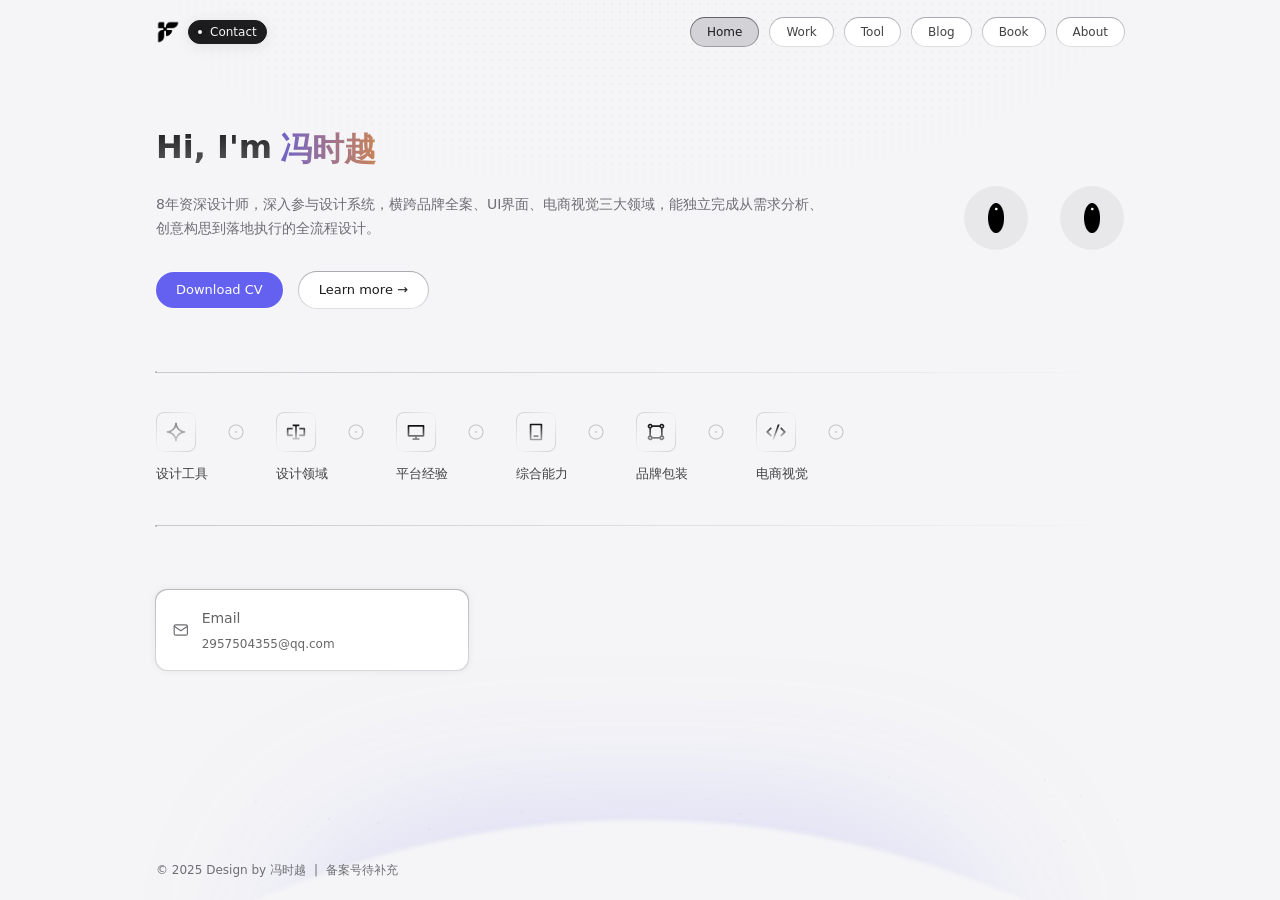
<file: index.html>
<!DOCTYPE html>
<html lang="zh-CN">
<!-- © 2025 冯时越. All rights reserved. -->

    <meta charset="UTF-8">
    <meta name="viewport" content="width=device-width, initial-scale=1.0">
    <title>冯时越 - 视觉设计师</title>
    <link rel="stylesheet" href="./css/style.css?v=202611181804">
    <link rel="icon" type="image/png" sizes="512x512" href="./assets/public/favicon.png" />
    <link rel="apple-touch-icon" href="./assets/public/favicon.png" />
</head>

<body>
    <canvas class="fireworks"></canvas>
    <div class="head" id="headscrollbg">
        <div class="main">
            <div class="main-left">
                <a href="./index.html" class="logo"><img src="./assets/public/logo_mark.png" alt="冯时越"></a>
                <div class="tag tag-cooperate" onclick="window.location.href='./about.html'">
                    <div class="breath-dot"></div>Contact
                </div>
            </div>
            <div class="menu" id="main-menu">
                <li class="magical btn nav" onclick="window.location.href='./index.html'">Home</li>
                <li class="magical btn" onclick="window.location.href='./work.html'">Work</li>
                <li class="magical btn" onclick="window.location.href='./tool.html'">Tool</li>
                <li class="magical btn" onclick="window.location.href='./blog.html'">Blog</li>
                <li class="magical btn" onclick="window.location.href='./book.html'">Book</li>
                <li class="magical btn" onclick="window.location.href='./about.html'">About</li>
            </div>
            <div class="menu" id="menu-expand">
                <li class="magical btn menu-expand-btn" id="menu-expand-child"><i class="icon menu-icon"></i></li>
            </div>
            <div id="menu-panel">
                <div class="menu-panel-content" id="menu-panel-content"></div>
                <div class="menu-close-btn">
                    <svg width="24" height="24" viewBox="0 0 24 24" fill="none" xmlns="http://www.w3.org/2000/svg">
                        <path
                            d="M10.5858 12L4.29291 18.2929L5.70712 19.7071L12 13.4142L18.2929 19.7071L19.7071 18.2929L13.4142 12L19.7071 5.70712L18.2929 4.29291L12 10.5858L5.70712 4.29291L4.29291 5.70712L10.5858 12Z"
                            fill="#FFFFFF" />
                    </svg>
                </div>
            </div>
        </div>
    </div>
    <div class="index">
        <div class="hello">
            <div class="hello-left">
                <div class="title">
                    <div class="title-hi">Hi, I'm</div>
                    <a class="title-name text-effect">冯时越</a>
                </div>
                <div class="hello-introduce">
                    8年资深设计师，深入参与设计系统，横跨品牌全案、UI界面、电商视觉三大领域，能独立完成从需求分析、创意构思到落地执行的全流程设计。
                </div>
                <div class="hello-actions">
                    <div class="magical primary-btn"><a href="#" target="_blank">Download CV</a></div>
                    <div class="magical btn normal-btn">
                        <a onclick="window.location.href='./about.html'">Learn more →</a>
                        <div class="glowing-border"></div>
                    </div>
                </div>
            </div>
            <div class="hello-right">
                <div class="eyes-container">
                    <div class="eye">
                        <img class="eye-mark" src="./assets/index/eye_mark.png?v=202611181832" alt="冯时越">
                        <div class="pupil"></div>
                    </div>
                    <div class="eye">
                        <img class="eye-mark" src="./assets/index/eye_mark.png?v=202611181832" alt="冯时越">
                        <div class="pupil"></div>
                    </div>
                </div>
            </div>
        </div>
        <div class="main-content">
            <div class="power-list-container load-pro">
                <div class="power-list">
                    <div class="power-card load-item">
                        <div class="power-container">
                            <div class="card-img" style="background-image: url('./assets/index/ai.svg')"></div>
                            <div class="title">设计工具</div>
                        </div>
                        <span class="power-separator"></span>
                    </div>
                    <div class="power-card load-item">
                        <div class="power-container">
                            <div class="card-img" style="background-image: url('./assets/index/tob.svg')"></div>
                            <div class="title">设计领域</div>
                        </div>
                        <span class="power-separator"></span>
                    </div>
                    <div class="power-card load-item">
                        <div class="power-container">
                            <div class="card-img" style="background-image: url('./assets/index/web.svg')"></div>
                            <div class="title">平台经验</div>
                        </div>
                        <span class="power-separator"></span>
                    </div>
                    <div class="power-card load-item">
                        <div class="power-container">
                            <div class="card-img" style="background-image: url('./assets/index/app.svg')"></div>
                            <div class="title">综合能力</div>
                        </div>
                        <span class="power-separator"></span>
                    </div>
                    <div class="power-card load-item">
                        <div class="power-container">
                            <div class="card-img" style="background-image: url('./assets/index/assets.svg')"></div>
                            <div class="title">品牌包装</div>
                        </div>
                        <span class="power-separator"></span>
                    </div>
                    <div class="power-card load-item">
                        <div class="power-container">
                            <div class="card-img" style="background-image: url('./assets/index/code.svg')"></div>
                            <div class="title">电商视觉</div>
                        </div>
                        <span class="power-separator"></span>
                    </div>
                    <div class="power-card sticky-item" id="sticky-item">
                        <div class="loader"></div>
                    </div>
                </div>
            </div>
            <div class="link-list load-pro">
                <div class="magical link-card">
                    <a href="mailto:2957504355@qq.com" target="_blank">
                        <svg width="22" height="22" viewBox="0 0 24 24" fill="none" stroke="#6E6E73" stroke-width="1.6" stroke-linecap="round" stroke-linejoin="round">
                            <rect x="3" y="5" width="18" height="14" rx="2"></rect>
                            <path d="M3 7l9 6 9-6"></path>
                        </svg>
                        <div class="info">
                            <div class="info-title">Email</div>
                            <div class="info-desc">2957504355@qq.com</div>
                        </div>
                        <div class="icon icon-arrow">
                            <svg xmlns="http://www.w3.org/2000/svg" width="14" height="14" viewBox="0 0 14 14"
                                fill="none">
                                <path
                                    d="M10.55 7.58332H1.16663V6.41665H10.55L7.75415 3.62082L8.5791 2.79587L12.1645 6.3813C12.5062 6.72299 12.5062 7.27701 12.1645 7.61873L8.5791 11.2042L7.75415 10.3792L10.55 7.58332Z"
                                    fill="#86868B"></path>
                            </svg>
                        </div>
                    </a>
                </div>
            </div>
        </div>
    </div>
    <div class="footer">
        <div class="footer-content">
            <div class="copyright">
                <div>© 2025 Design by <a href="./index.html">冯时越</a></div>
                <span>|</span>
                <div class="fillings">
                    <a href="#">备案号待补充</a>
                </div>
            </div>
            <div class="friends"></div></div>
    </div>
    <div class="widget">
        <div class="shape-light"></div>
        <div class="shape-star">
            <div class="rising-stars rising-stars-visible">
                <div style="height:1px;width:1px"></div>
                <div style="height:2px;width:2px"></div>
                <div style="height:1px;width:1px"></div>
            </div>
        </div>
        <div class="shape-earth"></div>
    </div>
    <div class="widget-top"></div>
</body>

<script>
    const stickyItem = document.querySelector('#sticky-item');
    const powerList = document.querySelector('.power-list');
    function checkScroll() {
        const isAtRight = powerList.scrollLeft + powerList.clientWidth >= powerList.scrollWidth;
        if (isAtRight) {
            stickyItem.style.opacity = 0;
        } else {
            stickyItem.style.opacity = 1;
        }
    }
    function checkVisibility() {
        if (powerList.scrollWidth > powerList.clientWidth) {
            stickyItem.style.opacity = 1;
        } else {
            stickyItem.style.opacity = 0;
        }
    }
    powerList.addEventListener('scroll', checkScroll);
    window.addEventListener('resize', () => {
        checkVisibility();
        checkScroll();
    });
    checkVisibility();
    checkScroll();
</script>
<script src="./js/main.js?v=202611181804"></script>
<script src='./js/anime.js'></script>
<script src='./js/firework.js'></script>

</html>
</file>
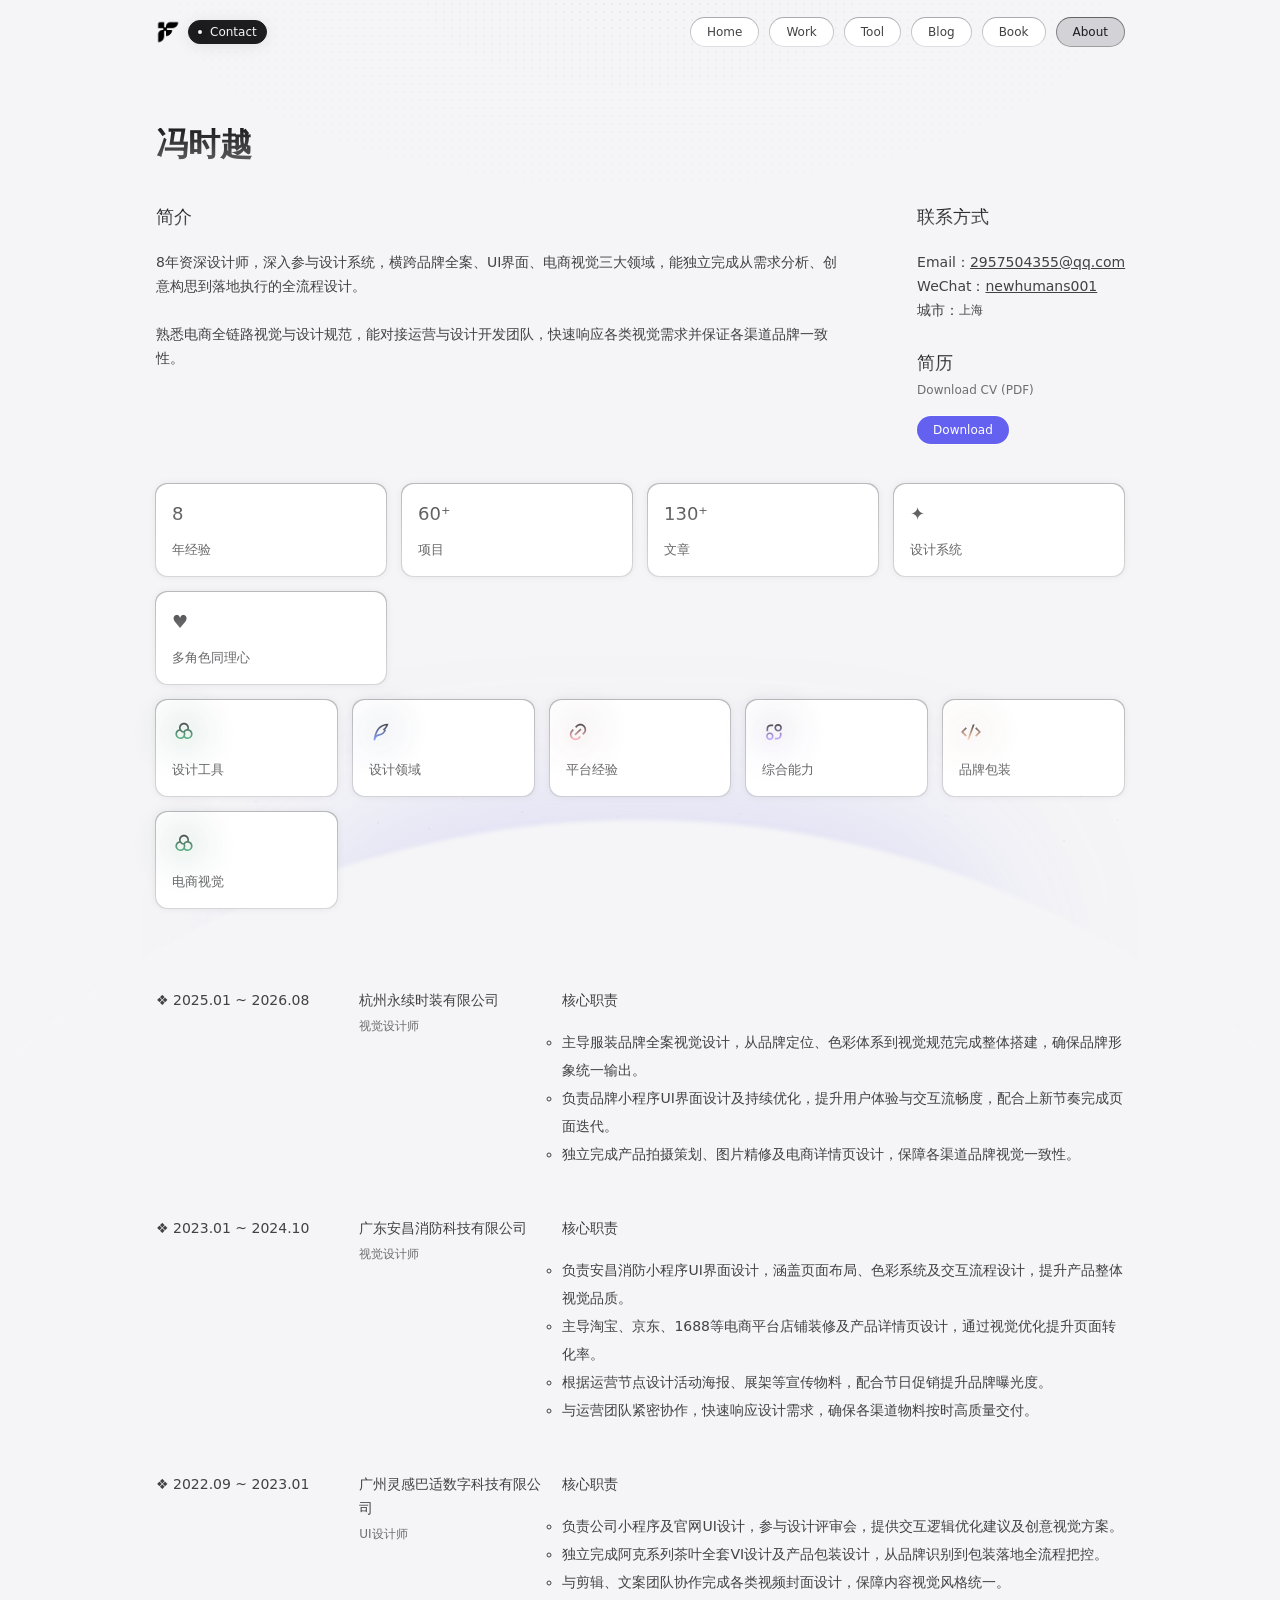
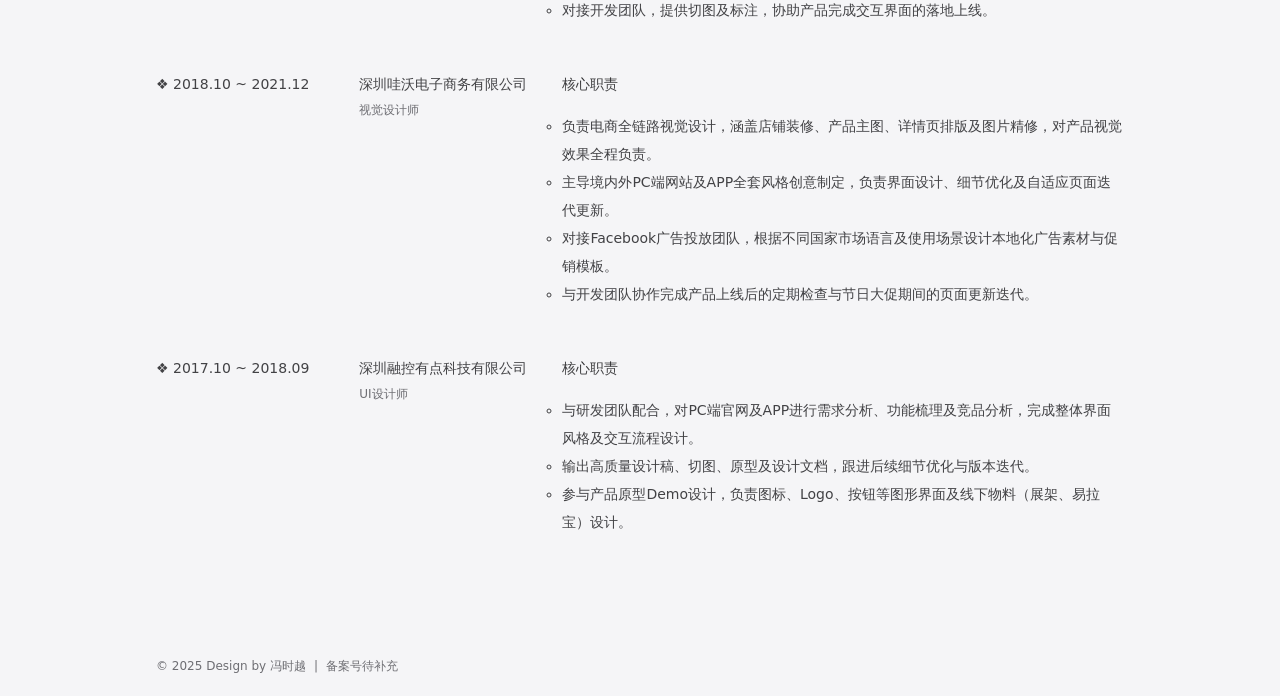
<file: about.html>
<!DOCTYPE html>
<html lang="zh-CN">
<!-- © 2025 冯时越. All rights reserved. -->

    <meta charset="UTF-8">
    <meta name="viewport" content="width=device-width, initial-scale=1.0">
    <title>冯时越 - 关于我</title>
    <link rel="stylesheet" href="./css/style.css?v=202611181804">
    <link rel="icon" type="image/png" sizes="512x512" href="./assets/public/favicon.png"/>
    <link rel="apple-touch-icon" href="./assets/public/favicon.png"/>
</head>
<body>
    <canvas class="fireworks"></canvas>
    <div class="head" id="headscrollbg">
        <div class="main">
            <div class="main-left">
                <a href="./index.html" class="logo"><img src="./assets/public/logo_mark.png" alt="冯时越"></a>
                <div class="tag tag-cooperate" onclick="window.location.href='./about.html'">
                    <div class="breath-dot"></div>Contact
                </div>
            </div>
            <div class="menu" id="main-menu">
                <li class="magical btn" onclick="window.location.href='./index.html'">Home</li>
                <li class="magical btn" onclick="window.location.href='./work.html'">Work</li>
                <li class="magical btn" onclick="window.location.href='./tool.html'">Tool</li>
                <li class="magical btn" onclick="window.location.href='./blog.html'">Blog</li>
                <li class="magical btn" onclick="window.location.href='./book.html'">Book</li>
                <li class="magical btn nav" onclick="window.location.href='./about.html'">About</li>
            </div>
            <div class="menu" id="menu-expand">
                <li class="magical btn menu-expand-btn" id="menu-expand-child"><i class="icon menu-icon"></i></li>
            </div>
            <div id="menu-panel">
                <div class="menu-panel-content" id="menu-panel-content"></div>
                <div class="menu-close-btn">
                    <svg xmlns="http://www.w3.org/2000/svg" viewBox="0 0 24 24" fill="currentColor"><path d="M10.5859 12L2.79297 4.20706L4.20718 2.79285L12.0001 10.5857L19.793 2.79285L21.2072 4.20706L13.4143 12L21.2072 19.7928L19.793 21.2071L12.0001 13.4142L4.20718 21.2071L2.79297 19.7928L10.5859 12Z"></path></svg>
                </div>
            </div>
        </div>
    </div>
    <div class="about">
        <div class="about-top">
            <div class="about-name text-effect">冯时越</div>
            <div class="about-info">
                <div class="about-info-left load-pro">
                    <div class="about-info-title">简介</div>
                    <div class="introduce-desc">
                        8年资深设计师，深入参与设计系统，横跨品牌全案、UI界面、电商视觉三大领域，能独立完成从需求分析、创意构思到落地执行的全流程设计。<br><br>
                        熟悉电商全链路视觉与设计规范，能对接运营与设计开发团队，快速响应各类视觉需求并保证各渠道品牌一致性。<br><br>
                    </div>
                </div>
                <div class="about-info-right load-pro">
                    <div class="contact">
                        <div class="about-info-title">联系方式</div>
                        <div class="contact-desc">
                            <div class="list">
                                <div class="list-label">Email：</div>
                                <div href="javascript:" class="list-value" id="email" tabindex="0" role="button"  title="点击复制邮箱">
                                    <a id="emailCopied">2957504355@qq.com</a>
                                </div>
                                <span class="list-value copied">Copied&nbsp;✓</span>
                            </div>
                            <div class="list">
                                <div class="list-label">WeChat：</div>
                                <div class="list-value">
                                    <a class="tooltip">newhumans001
                                        <div class="tooltip-box">
                                            <img src="./assets/about/wechat.png">
                                        </div>
                                    </a>
                                </div>
                            </div>
                            <div class="list">
                                <div class="list-label">城市：</div>
                                <div class="list-value">上海</div>
                            </div>
                        </div>
                    </div>
                    <div class="resume">
                        <div class="about-info-title resume-title">简历</div>
                        <div class="resume-desc">
                            <div class="resume-desc-helptext">Download CV (PDF)</div>
                            <div class="magical primary-btn btn-s"><a href="#" target="_blank">Download</a></div>
                        </div>
                    </div>
                </div>
            </div>
        </div>
        <div class="about-middle load-pro">
            <div class="power">
                <div class="list-00">
                    <div class="magical power-card-number">
                        <a>
                            <div class="card-title">8</div>
                            <div class="card-text">年经验</div>
                        </a>
                    </div>
                    <div class="magical power-card-number">
                        <a>
                            <div class="card-title">60⁺</div>
                            <div class="card-text">项目</div>
                        </a>
                    </div>
                    <div class="magical power-card-number">
                        <a>
                            <div class="card-title">130⁺</div>
                            <div class="card-text">文章</div>
                        </a>
                    </div>
                    <div class="magical power-card-number">
                        <a>
                            <div class="card-title">✦</div>
                            <div class="card-text">设计系统</div>
                        </a>
                    </div>
                    <div class="magical power-card-number">
                        <a>
                            <div class="card-title">♥</div>
                            <div class="card-text">多角色同理心</div>
                        </a>
                    </div>
                </div>
                <div class="list-01">
                    <div class="magical power-card">
                        <a>
                            <div class="card-img" style="background-image: url('./assets/about/menu.svg')"></div>
                            <div class="card-text">设计工具</div>
                        </a>
                    </div>
                    <div class="magical power-card">
                        <a>
                            <div class="card-img" style="background-image: url('./assets/about/pen.svg')"></div>
                            <div class="card-text">设计领域</div>
                        </a>
                    </div>
                    <div class="magical power-card">
                        <a>
                            <div class="card-img" style="background-image: url('./assets/about/pin.svg')"></div>
                            <div class="card-text">平台经验</div>
                        </a>
                    </div>
                    <div class="magical power-card">
                        <a>
                            <div class="card-img" style="background-image: url('./assets/about/abstract.svg')"></div>
                            <div class="card-text">综合能力</div>
                        </a>
                    </div>
                    <div class="magical power-card">
                        <a>
                            <div class="card-img" style="background-image: url('./assets/about/code.svg')"></div>
                            <div class="card-text">品牌包装</div>
                        </a>
                    </div>
                    <div class="magical power-card">
                        <a>
                            <div class="card-img" style="background-image: url('./assets/about/menu.svg')"></div>
                            <div class="card-text">电商视觉</div>
                        </a>
                    </div>
                </div>
            </div>
        </div>
        <div class="about-bottom load-pro">
            <div class="experience">
                <div class="item load-pro">
                    <div class="time">❖ 2025.01 ~ 2026.08</div>
                    <div class="name">
                        <div class="company"><a href="#">杭州永续时装有限公司</a></div>
                        <div class="job">视觉设计师</div>
                    </div>
                    <div class="project-experience">
                        <div class="item load-pro">
                            <div class="title">核心职责</div>
                            <div class="desc">
                                <ul>
                                    <li>主导服装品牌全案视觉设计，从品牌定位、色彩体系到视觉规范完成整体搭建，确保品牌形象统一输出。</li>
                                    <li>负责品牌小程序UI界面设计及持续优化，提升用户体验与交互流畅度，配合上新节奏完成页面迭代。</li>
                                    <li>独立完成产品拍摄策划、图片精修及电商详情页设计，保障各渠道品牌视觉一致性。</li>
                                </ul>
                            </div>
                        </div>
                    </div>
                </div>
                <div class="item load-pro">
                    <div class="time">❖ 2023.01 ~ 2024.10</div>
                    <div class="name">
                        <div class="company"><a href="#">广东安昌消防科技有限公司</a></div>
                        <div class="job">视觉设计师</div>
                    </div>
                    <div class="project-experience">
                        <div class="item load-pro">
                            <div class="title">核心职责</div>
                            <div class="desc">
                                <ul>
                                    <li>负责安昌消防小程序UI界面设计，涵盖页面布局、色彩系统及交互流程设计，提升产品整体视觉品质。</li>
                                    <li>主导淘宝、京东、1688等电商平台店铺装修及产品详情页设计，通过视觉优化提升页面转化率。</li>
                                    <li>根据运营节点设计活动海报、展架等宣传物料，配合节日促销提升品牌曝光度。</li>
                                    <li>与运营团队紧密协作，快速响应设计需求，确保各渠道物料按时高质量交付。</li>
                                </ul>
                            </div>
                        </div>
                    </div>
                </div>
                <div class="item load-pro">
                    <div class="time">❖ 2022.09 ~ 2023.01</div>
                    <div class="name">
                        <div class="company"><a href="#">广州灵感巴适数字科技有限公司</a></div>
                        <div class="job">UI设计师</div>
                    </div>
                    <div class="project-experience">
                        <div class="item load-pro">
                            <div class="title">核心职责</div>
                            <div class="desc">
                                <ul>
                                    <li>负责公司小程序及官网UI设计，参与设计评审会，提供交互逻辑优化建议及创意视觉方案。</li>
                                    <li>独立完成阿克系列茶叶全套VI设计及产品包装设计，从品牌识别到包装落地全流程把控。</li>
                                    <li>与剪辑、文案团队协作完成各类视频封面设计，保障内容视觉风格统一。</li>
                                    <li>对接开发团队，提供切图及标注，协助产品完成交互界面的落地上线。</li>
                                </ul>
                            </div>
                        </div>
                    </div>
                </div>
                <div class="item load-pro">
                    <div class="time">❖ 2018.10 ~ 2021.12</div>
                    <div class="name">
                        <div class="company"><a href="#">深圳哇沃电子商务有限公司</a></div>
                        <div class="job">视觉设计师</div>
                    </div>
                    <div class="project-experience">
                        <div class="item load-pro">
                            <div class="title">核心职责</div>
                            <div class="desc">
                                <ul>
                                    <li>负责电商全链路视觉设计，涵盖店铺装修、产品主图、详情页排版及图片精修，对产品视觉效果全程负责。</li>
                                    <li>主导境内外PC端网站及APP全套风格创意制定，负责界面设计、细节优化及自适应页面迭代更新。</li>
                                    <li>对接Facebook广告投放团队，根据不同国家市场语言及使用场景设计本地化广告素材与促销模板。</li>
                                    <li>与开发团队协作完成产品上线后的定期检查与节日大促期间的页面更新迭代。</li>
                                </ul>
                            </div>
                        </div>
                    </div>
                </div>
                <div class="item load-pro">
                    <div class="time">❖ 2017.10 ~ 2018.09</div>
                    <div class="name">
                        <div class="company"><a href="#">深圳融控有点科技有限公司</a></div>
                        <div class="job">UI设计师</div>
                    </div>
                    <div class="project-experience">
                        <div class="item load-pro">
                            <div class="title">核心职责</div>
                            <div class="desc">
                                <ul>
                                    <li>与研发团队配合，对PC端官网及APP进行需求分析、功能梳理及竞品分析，完成整体界面风格及交互流程设计。</li>
                                    <li>输出高质量设计稿、切图、原型及设计文档，跟进后续细节优化与版本迭代。</li>
                                    <li>参与产品原型Demo设计，负责图标、Logo、按钮等图形界面及线下物料（展架、易拉宝）设计。</li>
                                </ul>
                            </div>
                        </div>
                    </div>
                </div>
            </div>
        </div>
    </div>
    <div class="footer">
        <div class="footer-content">
            <div class="copyright">
                <div>© 2025 Design by <a href="./index.html">冯时越</a></div>
                <span>|</span>
                <div class="fillings">
                    <a href="#">备案号待补充</a>
                </div>
            </div>
            <div class="friends"></div></div>
    </div>
    <div class="widget">
        <div class="shape-light"></div>
        <div class="shape-star">
            <div class="rising-stars rising-stars-visible">
                <div style="height:1px;width:1px"></div>
                <div style="height:2px;width:2px"></div>
                <div style="height:1px;width:1px"></div>
            </div>
        </div>
        <div class="shape-earth"></div>
    </div>
    <div class="widget-top"></div>
</body>
<script src="./js/main.js?v=202611181804"></script>
<script src='./js/anime.js'></script>
<script src='./js/firework.js'></script>
</html>
</file>
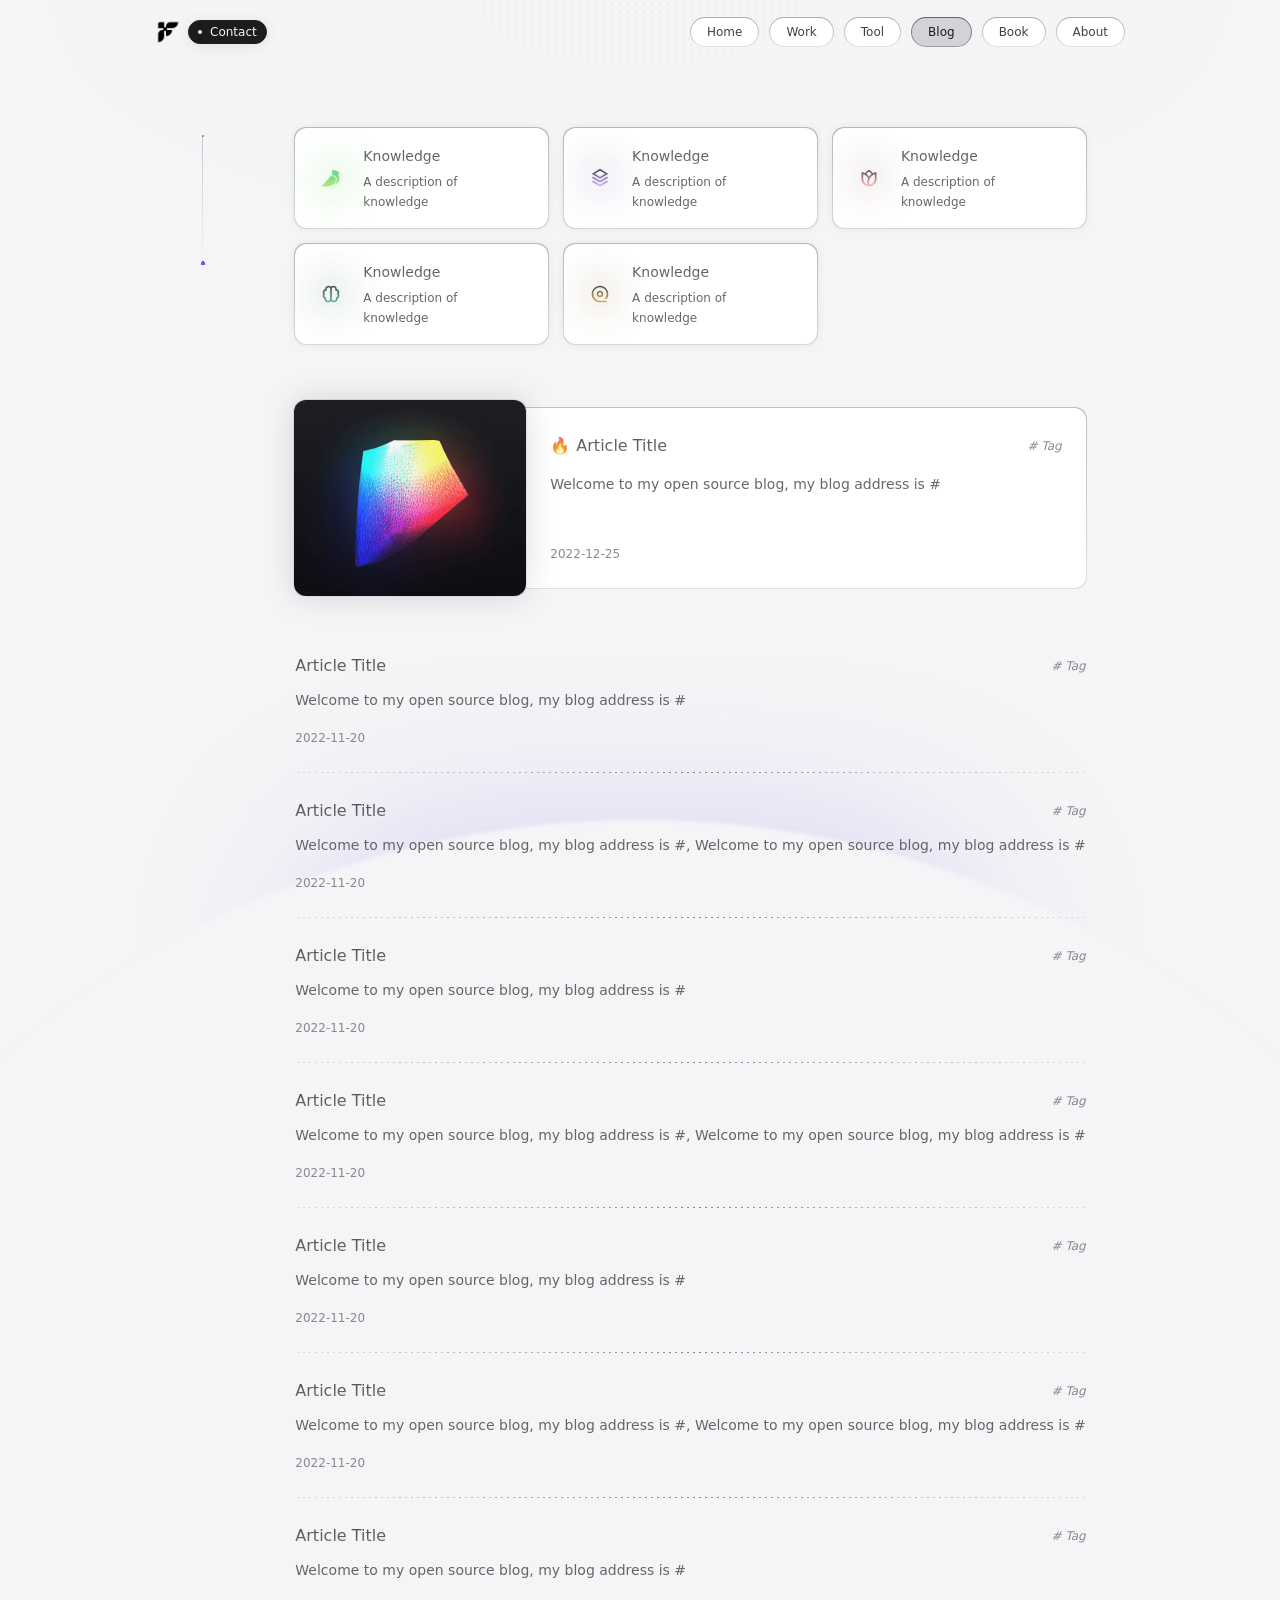
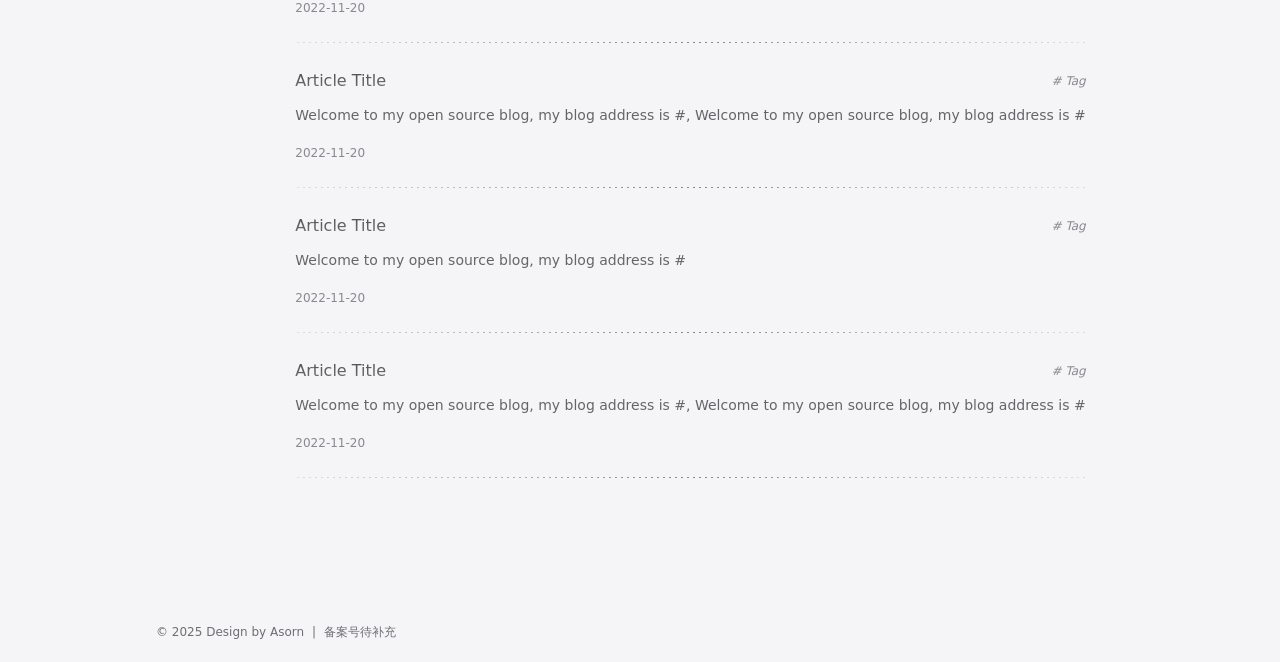
<file: blog.html>
<!DOCTYPE html>
<html lang="zh-CN">
<!-- © 2025 Asorn (https://#). Designed and developed by Asorn. All rights reserved. -->
<head>
    <meta charset="UTF-8">
    <meta name="viewport" content="width=device-width, initial-scale=1.0">
    <title>Asorn - My Blog</title>
    <link rel="stylesheet" href="./css/style.css?v=202611181804">
    <link rel="icon" type="image/png" sizes="512x512" href="./assets/public/favicon.png" />
    <link rel="apple-touch-icon" href="./assets/public/favicon.png" />
</head>

<body>
    <canvas class="fireworks"></canvas>
    <div class="head" id="headscrollbg">
        <div class="main">
            <div class="main-left">
                <a href="./index.html" class="logo"><img src="./assets/public/logo_mark.png" alt="冯时越"></a>
                <div class="tag tag-cooperate" onclick="window.location.href='./about.html'">
                    <div class="breath-dot"></div>Contact
                </div>
            </div>
            <div class="menu" id="main-menu">
                <li class="magical btn" onclick="window.location.href='./index.html'">Home</li>
                <li class="magical btn" onclick="window.location.href='./work.html'">Work</li>
                <li class="magical btn" onclick="window.location.href='./tool.html'">Tool</li>
                <li class="magical btn nav" onclick="window.location.href='./blog.html'">Blog</li>
                <li class="magical btn" onclick="window.location.href='./book.html'">Book</li>
                <li class="magical btn" onclick="window.location.href='./about.html'">About</li>
            </div>
            <div class="menu" id="menu-expand">
                <li class="magical btn menu-expand-btn" id="menu-expand-child"><i class="icon menu-icon"></i></li>
            </div>
            <div id="menu-panel">
                <div class="menu-panel-content" id="menu-panel-content"></div>
                <div class="menu-close-btn">
                    <svg xmlns="http://www.w3.org/2000/svg" viewBox="0 0 24 24" fill="currentColor"><path d="M10.5859 12L2.79297 4.20706L4.20718 2.79285L12.0001 10.5857L19.793 2.79285L21.2072 4.20706L13.4143 12L21.2072 19.7928L19.793 21.2071L12.0001 13.4142L4.20718 21.2071L2.79297 19.7928L10.5859 12Z"></path></svg>
                </div>
            </div>
        </div>
    </div>
    <div class="blog">
        <div class="scroll-indicator">
            <div class="scroll-thumb"></div>
        </div>
        <div class="blog-list">
            <div class="blog-list-knowledge">
                <div class="magical link-card-item">
                    <a href="https://www.yuque.com/asorn" target="_blank">
                        <div class="card-img" style="background-image: url('./assets/blog/yuque.svg')"></div>
                        <div class="info">
                            <div class="info-title">Knowledge</div>
                            <div class="info-desc">A description of knowledge</div>
                        </div>
                        <div class="icon icon-arrow">
                            <svg xmlns="http://www.w3.org/2000/svg" width="14" height="14" viewBox="0 0 14 14"
                                fill="none">
                                <path
                                    d="M10.55 7.58332H1.16663V6.41665H10.55L7.75415 3.62082L8.5791 2.79587L12.1645 6.3813C12.5062 6.72299 12.5062 7.27701 12.1645 7.61873L8.5791 11.2042L7.75415 10.3792L10.55 7.58332Z"
                                    fill="#86868B"></path>
                            </svg>
                        </div>
                    </a>
                </div>
                <div class="magical link-card-item">
                    <a href="https://www.yuque.com/asorn" target="_blank">
                        <div class="card-img" style="background-image: url('./assets/blog/assets.svg')"></div>
                        <div class="info">
                            <div class="info-title">Knowledge</div>
                            <div class="info-desc">A description of knowledge</div>
                        </div>
                        <div class="icon icon-arrow">
                            <svg xmlns="http://www.w3.org/2000/svg" width="14" height="14" viewBox="0 0 14 14"
                                fill="none">
                                <path
                                    d="M10.55 7.58332H1.16663V6.41665H10.55L7.75415 3.62082L8.5791 2.79587L12.1645 6.3813C12.5062 6.72299 12.5062 7.27701 12.1645 7.61873L8.5791 11.2042L7.75415 10.3792L10.55 7.58332Z"
                                    fill="#86868B"></path>
                            </svg>
                        </div>
                    </a>
                </div>
                <div class="magical link-card-item">
                    <a href="https://www.yuque.com/asorn" target="_blank">
                        <div class="card-img" style="background-image: url('./assets/blog/garden.svg')"></div>
                        <div class="info">
                            <div class="info-title">Knowledge</div>
                            <div class="info-desc">A description of knowledge</div>
                        </div>
                        <div class="icon icon-arrow">
                            <svg xmlns="http://www.w3.org/2000/svg" width="14" height="14" viewBox="0 0 14 14"
                                fill="none">
                                <path
                                    d="M10.55 7.58332H1.16663V6.41665H10.55L7.75415 3.62082L8.5791 2.79587L12.1645 6.3813C12.5062 6.72299 12.5062 7.27701 12.1645 7.61873L8.5791 11.2042L7.75415 10.3792L10.55 7.58332Z"
                                    fill="#86868B"></path>
                            </svg>
                        </div>
                    </a>
                </div>
                <div class="magical link-card-item">
                    <a href="https://www.yuque.com/asorn" target="_blank">
                        <div class="card-img" style="background-image: url('./assets/blog/knowledge.svg')"></div>
                        <div class="info">
                            <div class="info-title">Knowledge</div>
                            <div class="info-desc">A description of knowledge</div>
                        </div>
                        <div class="icon icon-arrow">
                            <svg xmlns="http://www.w3.org/2000/svg" width="14" height="14" viewBox="0 0 14 14"
                                fill="none">
                                <path
                                    d="M10.55 7.58332H1.16663V6.41665H10.55L7.75415 3.62082L8.5791 2.79587L12.1645 6.3813C12.5062 6.72299 12.5062 7.27701 12.1645 7.61873L8.5791 11.2042L7.75415 10.3792L10.55 7.58332Z"
                                    fill="#86868B"></path>
                            </svg>
                        </div>
                    </a>
                </div>
                <div class="magical link-card-item">
                    <a href="https://www.yuque.com/asorn" target="_blank">
                        <div class="card-img" style="background-image: url('./assets/blog/movie.svg')"></div>
                        <div class="info">
                            <div class="info-title">Knowledge</div>
                            <div class="info-desc">A description of knowledge</div>
                        </div>
                        <div class="icon icon-arrow">
                            <svg xmlns="http://www.w3.org/2000/svg" width="14" height="14" viewBox="0 0 14 14"
                                fill="none">
                                <path
                                    d="M10.55 7.58332H1.16663V6.41665H10.55L7.75415 3.62082L8.5791 2.79587L12.1645 6.3813C12.5062 6.72299 12.5062 7.27701 12.1645 7.61873L8.5791 11.2042L7.75415 10.3792L10.55 7.58332Z"
                                    fill="#86868B"></path>
                            </svg>
                        </div>
                    </a>
                </div>
            </div>
            <div class="blog-list-item">
                <div class="magical blog-recommend">
                    <a href="https://www.uisdc.com/derived-visual-color" target="_blank">
                        <div class="left-content">
                            <img src="./assets/blog/visualcolor.png">
                        </div>
                        <div class="right-content">
                            <div class="text">
                                <div class="title-area">
                                    <div class="title">
                                        <div class="name-emoji">🔥 </div>
                                        <div class="name">Article Title</div>
                                        <div class="name link"> ↗</div>
                                    </div>
                                    <div class="tag-text"># Tag</div>
                                </div>
                                <div class="desc" id="clampText">Welcome to my open source blog, my blog address is #</div>
                            </div>
                            <div class="info">
                                <div class="info-time">2022-12-25</div>
                            </div>
                        </div>
                    </a>
                </div>
                <div class="item load-pro">
                    <a href="https://www.yuque.com/asorn" target="_blank">
                        <div class="text">
                            <div class="title-area">
                                <div class="title">
                                    <div class="name">Article Title</div>
                                    <div class="name link"> ↗</div>
                                </div>
                                <div class="tag-text"># Tag</div>
                            </div>
                            <div class="desc">Welcome to my open source blog, my blog address is #</div></div>
                        <div class="info">
                            <div class="info-time">2022-11-20</div>
                        </div>
                    </a>
                    <div class="content-divider"></div>
                </div>
                <div class="item load-pro">
                    <a href="https://www.yuque.com/asorn" target="_blank">
                        <div class="text">
                            <div class="title-area">
                                <div class="title">
                                    <div class="name">Article Title</div>
                                    <div class="name link"> ↗</div>
                                </div>
                                <div class="tag-text"># Tag</div>
                            </div>
                            <div class="desc">Welcome to my open source blog, my blog address is #, Welcome to my open source blog, my blog address is #</div></div>
                        <div class="info">
                            <div class="info-time">2022-11-20</div>
                        </div>
                    </a>
                    <div class="content-divider"></div>
                </div>
                <div class="item load-pro">
                    <a href="https://www.yuque.com/asorn" target="_blank">
                        <div class="text">
                            <div class="title-area">
                                <div class="title">
                                    <div class="name">Article Title</div>
                                    <div class="name link"> ↗</div>
                                </div>
                                <div class="tag-text"># Tag</div>
                            </div>
                            <div class="desc">Welcome to my open source blog, my blog address is #</div></div>
                        <div class="info">
                            <div class="info-time">2022-11-20</div>
                        </div>
                    </a>
                    <div class="content-divider"></div>
                </div>
                <div class="item load-pro">
                    <a href="https://www.yuque.com/asorn" target="_blank">
                        <div class="text">
                            <div class="title-area">
                                <div class="title">
                                    <div class="name">Article Title</div>
                                    <div class="name link"> ↗</div>
                                </div>
                                <div class="tag-text"># Tag</div>
                            </div>
                            <div class="desc">Welcome to my open source blog, my blog address is #, Welcome to my open source blog, my blog address is #</div></div>
                        <div class="info">
                            <div class="info-time">2022-11-20</div>
                        </div>
                    </a>
                    <div class="content-divider"></div>
                </div>
                <div class="item load-pro">
                    <a href="https://www.yuque.com/asorn" target="_blank">
                        <div class="text">
                            <div class="title-area">
                                <div class="title">
                                    <div class="name">Article Title</div>
                                    <div class="name link"> ↗</div>
                                </div>
                                <div class="tag-text"># Tag</div>
                            </div>
                            <div class="desc">Welcome to my open source blog, my blog address is #</div></div>
                        <div class="info">
                            <div class="info-time">2022-11-20</div>
                        </div>
                    </a>
                    <div class="content-divider"></div>
                </div>
                <div class="item load-pro">
                    <a href="https://www.yuque.com/asorn" target="_blank">
                        <div class="text">
                            <div class="title-area">
                                <div class="title">
                                    <div class="name">Article Title</div>
                                    <div class="name link"> ↗</div>
                                </div>
                                <div class="tag-text"># Tag</div>
                            </div>
                            <div class="desc">Welcome to my open source blog, my blog address is #, Welcome to my open source blog, my blog address is #</div></div>
                        <div class="info">
                            <div class="info-time">2022-11-20</div>
                        </div>
                    </a>
                    <div class="content-divider"></div>
                </div>
                <div class="item load-pro">
                    <a href="https://www.yuque.com/asorn" target="_blank">
                        <div class="text">
                            <div class="title-area">
                                <div class="title">
                                    <div class="name">Article Title</div>
                                    <div class="name link"> ↗</div>
                                </div>
                                <div class="tag-text"># Tag</div>
                            </div>
                            <div class="desc">Welcome to my open source blog, my blog address is #</div></div>
                        <div class="info">
                            <div class="info-time">2022-11-20</div>
                        </div>
                    </a>
                    <div class="content-divider"></div>
                </div>
                <div class="item load-pro">
                    <a href="https://www.yuque.com/asorn" target="_blank">
                        <div class="text">
                            <div class="title-area">
                                <div class="title">
                                    <div class="name">Article Title</div>
                                    <div class="name link"> ↗</div>
                                </div>
                                <div class="tag-text"># Tag</div>
                            </div>
                            <div class="desc">Welcome to my open source blog, my blog address is #, Welcome to my open source blog, my blog address is #</div></div>
                        <div class="info">
                            <div class="info-time">2022-11-20</div>
                        </div>
                    </a>
                    <div class="content-divider"></div>
                </div>
                <div class="item load-pro">
                    <a href="https://www.yuque.com/asorn" target="_blank">
                        <div class="text">
                            <div class="title-area">
                                <div class="title">
                                    <div class="name">Article Title</div>
                                    <div class="name link"> ↗</div>
                                </div>
                                <div class="tag-text"># Tag</div>
                            </div>
                            <div class="desc">Welcome to my open source blog, my blog address is #</div></div>
                        <div class="info">
                            <div class="info-time">2022-11-20</div>
                        </div>
                    </a>
                    <div class="content-divider"></div>
                </div>
                <div class="item load-pro">
                    <a href="https://www.yuque.com/asorn" target="_blank">
                        <div class="text">
                            <div class="title-area">
                                <div class="title">
                                    <div class="name">Article Title</div>
                                    <div class="name link"> ↗</div>
                                </div>
                                <div class="tag-text"># Tag</div>
                            </div>
                            <div class="desc">Welcome to my open source blog, my blog address is #, Welcome to my open source blog, my blog address is #</div></div>
                        <div class="info">
                            <div class="info-time">2022-11-20</div>
                        </div>
                    </a>
                    <div class="content-divider"></div>
                </div>
            </div>
        </div>
    </div>
    <div class="footer">
        <div class="footer-content">
            <div class="copyright">
                <div>© 2025 Design by <a href="#" target="_blank">Asorn</a></div>
                <span>|</span>
                <div class="fillings">
                    <a href="#" target="_blank">备案号待补充</a>
                </div>
            </div>
            <div class="friends"></div></div>
    </div>
    <div class="widget">
        <div class="shape-light"></div>
        <div class="shape-star">
            <div class="rising-stars rising-stars-visible">
                <div style="height:1px;width:1px"></div>
                <div style="height:2px;width:2px"></div>
                <div style="height:1px;width:1px"></div>
            </div>
        </div>
        <div class="shape-earth"></div>
    </div>
    <div class="widget-top"></div>
</body>
<script src="./js/main.js?v=202611181804"></script>
<script src='./js/anime.js'></script>
<script src='./js/firework.js'></script>

</html>
</file>
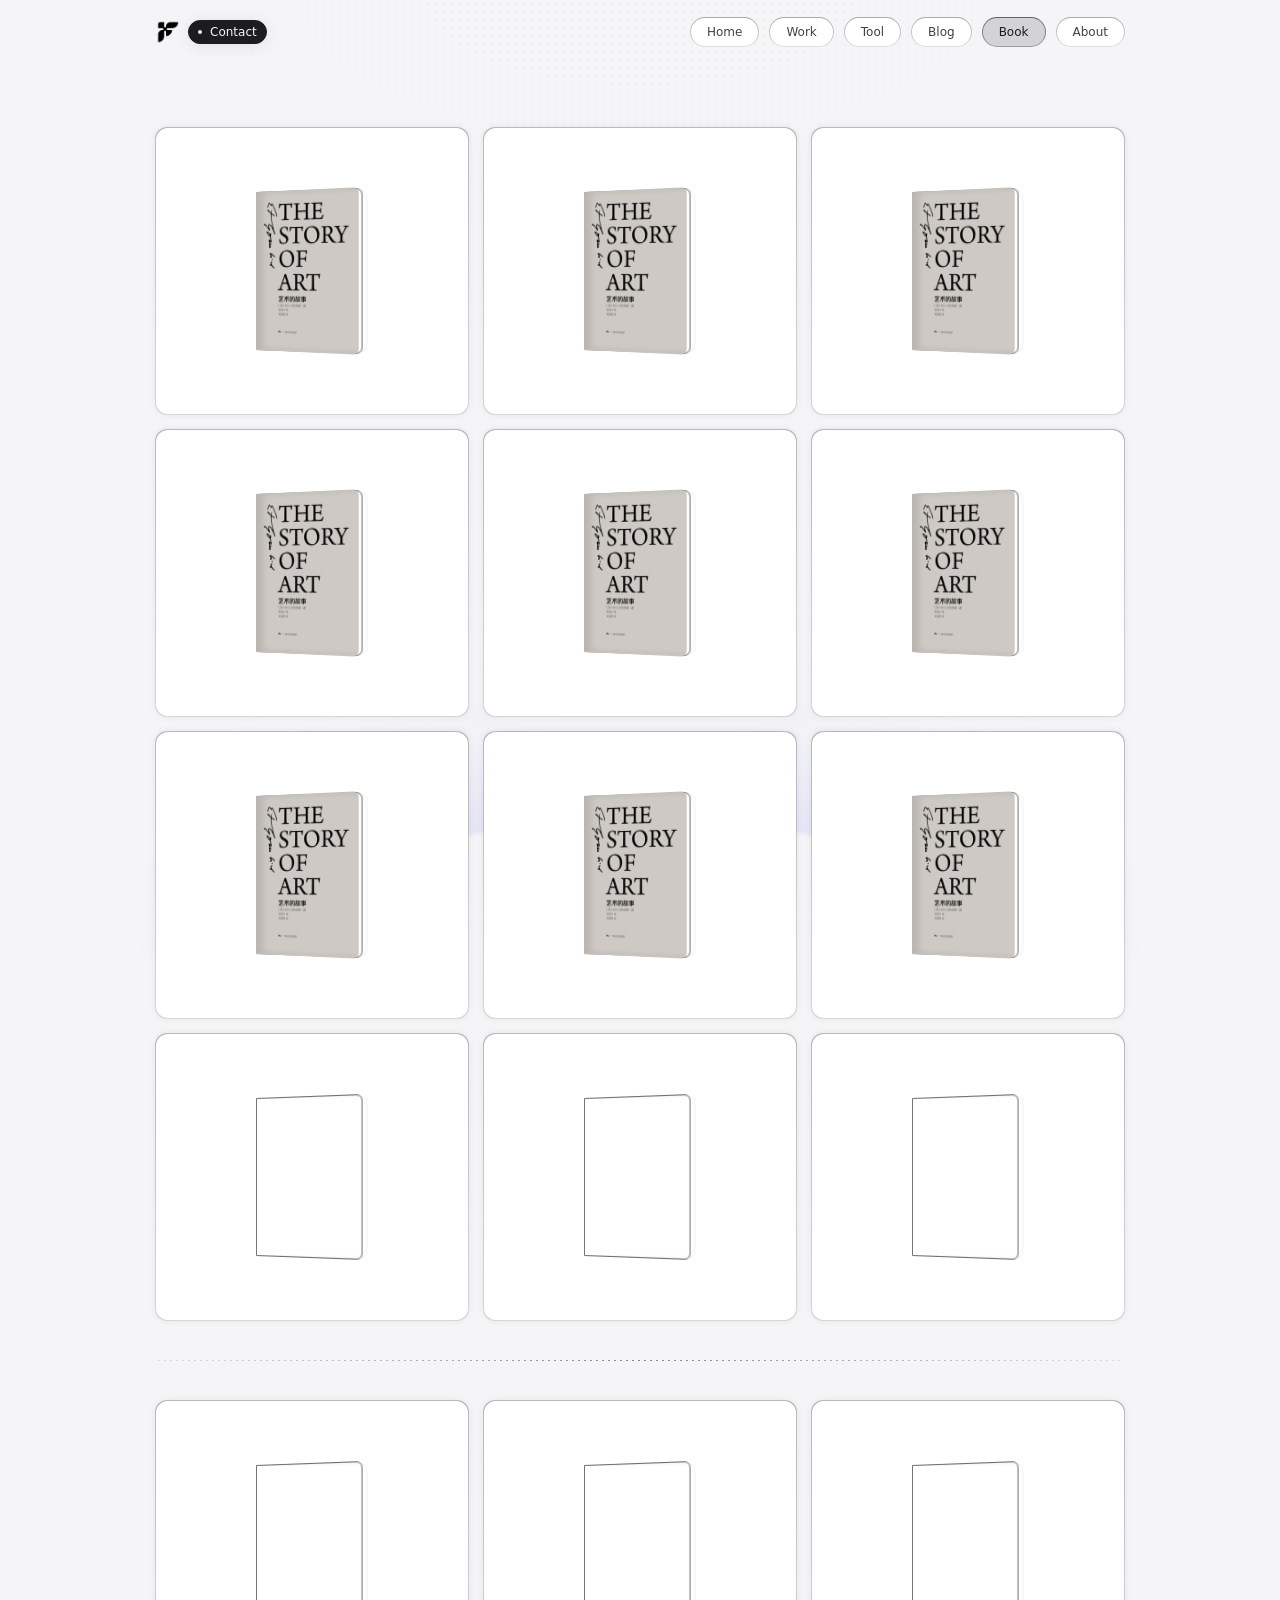
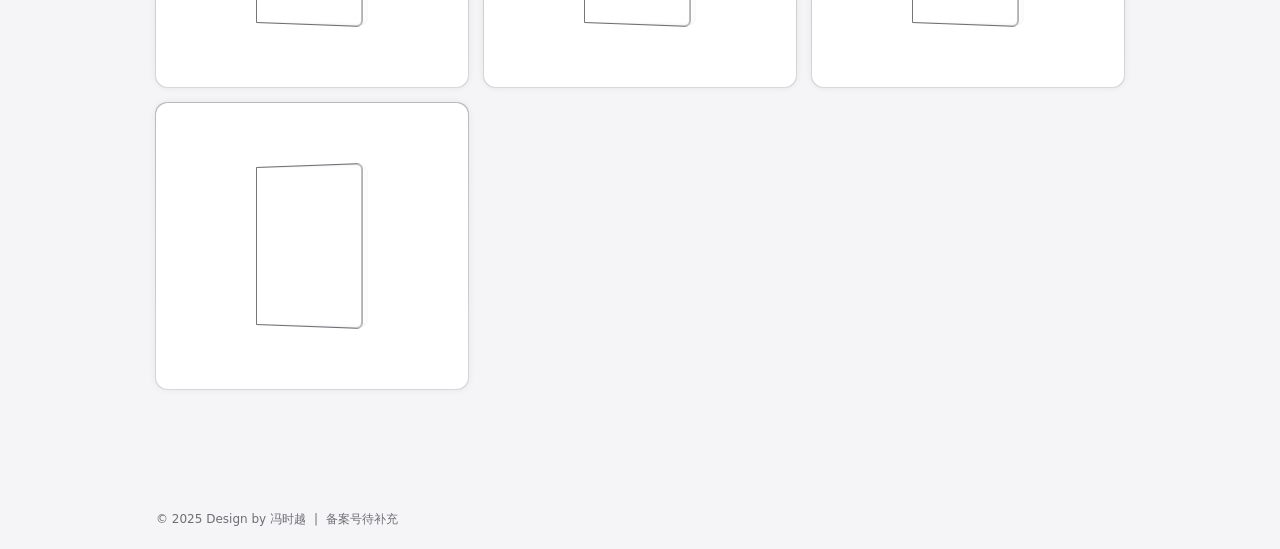
<file: book.html>
<!DOCTYPE html>
<html lang="zh-CN">
<!-- © 2025 冯时越 (https://#). Designed and developed by 冯时越. All rights reserved. -->
<head>
<!--
  编辑指南 / EDIT GUIDE
  1) 把下面这些占位符替换成你自己的内容：
     - "冯时越"  (站点主人名)
     - "2957504355@qq.com" (联系邮箱)
     - "newhumans001" (微信号)
     - "yourname" (各社交平台用户名，如 dribbble.com/yourname)
     - "你的公司" / 项目&经历文案（在对应区块直接改文字）
  2) 主色：改 css/style.css 顶部 :root 里的 --brand（你定的主色 hex 填这里，例如 #00C896）
  3) 图片现引用原作者 Asorn 的 CDN，替换成你自己的图片后改对应 src 即可
  4) 授权：源码来自 Asorn 付费开源，可改造自用，禁止二次销售/商用
-->


    <meta charset="UTF-8">
    <meta name="viewport" content="width=device-width, initial-scale=1.0">
    <title>冯时越 - Good Books</title>
    <link rel="stylesheet" href="./css/style.css?v=202611181804">
    <link rel="icon" type="image/png" sizes="512x512" href="./assets/public/favicon.png" />
    <link rel="apple-touch-icon" href="./assets/public/favicon.png" />
</head>

<body>
    <canvas class="fireworks"></canvas>
    <div class="head" id="headscrollbg">
        <div class="main">
            <div class="main-left">
                <a href="./index.html" class="logo"><img src="./assets/public/logo_mark.png" alt="冯时越"></a>
                <div class="tag tag-cooperate" onclick="window.location.href='./about.html'">
                    <div class="breath-dot"></div>Contact
                </div>
            </div>
            <div class="menu" id="main-menu">
                <li class="magical btn" onclick="window.location.href='./index.html'">Home</li>
                <li class="magical btn" onclick="window.location.href='./work.html'">Work</li>
                <li class="magical btn" onclick="window.location.href='./tool.html'">Tool</li>
                <li class="magical btn" onclick="window.location.href='./blog.html'">Blog</li>
                <li class="magical btn nav" onclick="window.location.href='./book.html'">Book</li>
                <li class="magical btn" onclick="window.location.href='./about.html'">About</li>
            </div>
            <div class="menu" id="menu-expand">
                <li class="magical btn menu-expand-btn" id="menu-expand-child"><i class="icon menu-icon"></i></li>
            </div>
            <div id="menu-panel">
                <div class="menu-panel-content" id="menu-panel-content"></div>
                <div class="menu-close-btn">
                    <svg xmlns="http://www.w3.org/2000/svg" viewBox="0 0 24 24" fill="currentColor"><path d="M10.5859 12L2.79297 4.20706L4.20718 2.79285L12.0001 10.5857L19.793 2.79285L21.2072 4.20706L13.4143 12L21.2072 19.7928L19.793 21.2071L12.0001 13.4142L4.20718 21.2071L2.79297 19.7928L10.5859 12Z"></path></svg>
                </div>
            </div>
        </div>
    </div>
    <div class="book">
        <div class="book-list">
            <div class="book-list-category">
                <div class="magical item">
                    <a href="https://book.douban.com/subject/4886100/" target="_blank">
                        <div class="book-item" data-cover-url="./assets/book/aroundyoudesignforyou.png">
                            <div class="b-wrapper b-page b-back"></div>
                            <div class="b-wrapper b-page b-four"></div>
                            <div class="b-wrapper b-page b-three"></div>
                            <div class="b-wrapper b-page b-two"></div>
                            <div class="b-wrapper b-page b-one"><span class="b-one-title">Book Name</span></div>
                            <div class="b-wrapper b-front"></div>
                        </div>
                    </a>
                </div>
                <div class="magical item">
                    <a href="https://book.douban.com/subject/26642302/" target="_blank">
                        <div class="book-item" data-cover-url="./assets/book/aroundyoudesignforyou.png">
                            <div class="b-wrapper b-page b-back"></div>
                            <div class="b-wrapper b-page b-four"></div>
                            <div class="b-wrapper b-page b-three"></div>
                            <div class="b-wrapper b-page b-two"></div>
                            <div class="b-wrapper b-page b-one"><span class="b-one-title">Book Name</span></div>
                            <div class="b-wrapper b-front"></div>
                        </div>
                    </a>
                </div>
                <div class="magical item">
                    <a href="https://book.douban.com/subject/27090342/" target="_blank">
                        <div class="book-item" data-cover-url="./assets/book/aroundyoudesignforyou.png">
                            <div class="b-wrapper b-page b-back"></div>
                            <div class="b-wrapper b-page b-four"></div>
                            <div class="b-wrapper b-page b-three"></div>
                            <div class="b-wrapper b-page b-two"></div>
                            <div class="b-wrapper b-page b-one"><span class="b-one-title">Book Name</span></div>
                            <div class="b-wrapper b-front"></div>
                        </div>
                    </a>
                </div>
                <div class="magical item">
                    <a href="https://book.douban.com/subject/5394309/" target="_blank">
                        <div class="book-item" data-cover-url="./assets/book/aroundyoudesignforyou.png">
                            <div class="b-wrapper b-page b-back"></div>
                            <div class="b-wrapper b-page b-four"></div>
                            <div class="b-wrapper b-page b-three"></div>
                            <div class="b-wrapper b-page b-two"></div>
                            <div class="b-wrapper b-page b-one"><span class="b-one-title">Book Name</span></div>
                            <div class="b-wrapper b-front"></div>
                        </div>
                    </a>
                </div>
                <div class="magical item">
                    <a href="https://book.douban.com/subject/26423502/" target="_blank">
                        <div class="book-item" data-cover-url="./assets/book/aroundyoudesignforyou.png">
                            <div class="b-wrapper b-page b-back"></div>
                            <div class="b-wrapper b-page b-four"></div>
                            <div class="b-wrapper b-page b-three"></div>
                            <div class="b-wrapper b-page b-two"></div>
                            <div class="b-wrapper b-page b-one"><span class="b-one-title">Book Name</span></div>
                            <div class="b-wrapper b-front"></div>
                        </div>
                    </a>
                </div>
                <div class="magical item">
                    <a href="https://book.douban.com/subject/20471302/" target="_blank">
                        <div class="book-item" data-cover-url="./assets/book/aroundyoudesignforyou.png">
                            <div class="b-wrapper b-page b-back"></div>
                            <div class="b-wrapper b-page b-four"></div>
                            <div class="b-wrapper b-page b-three"></div>
                            <div class="b-wrapper b-page b-two"></div>
                            <div class="b-wrapper b-page b-one"><span class="b-one-title">Book Name</span></div>
                            <div class="b-wrapper b-front"></div>
                        </div>
                    </a>
                </div>
                <div class="magical item">
                    <a href="https://book.douban.com/subject/25915629/" target="_blank">
                        <div class="book-item" data-cover-url="./assets/book/aroundyoudesignforyou.png">
                            <div class="b-wrapper b-page b-back"></div>
                            <div class="b-wrapper b-page b-four"></div>
                            <div class="b-wrapper b-page b-three"></div>
                            <div class="b-wrapper b-page b-two"></div>
                            <div class="b-wrapper b-page b-one"><span class="b-one-title">Book Name</span></div>
                            <div class="b-wrapper b-front"></div>
                        </div>
                    </a>
                </div>
                <div class="magical item">
                    <a href="https://book.douban.com/subject/33454250/" target="_blank">
                        <div class="book-item" data-cover-url="./assets/book/aroundyoudesignforyou.png">
                            <div class="b-wrapper b-page b-back"></div>
                            <div class="b-wrapper b-page b-four"></div>
                            <div class="b-wrapper b-page b-three"></div>
                            <div class="b-wrapper b-page b-two"></div>
                            <div class="b-wrapper b-page b-one"><span class="b-one-title">Book Name</span></div>
                            <div class="b-wrapper b-front"></div>
                        </div>
                    </a>
                </div>
                <div class="magical item">
                    <a href="https://book.douban.com/subject/26647363/" target="_blank">
                        <div class="book-item" data-cover-url="./assets/book/aroundyoudesignforyou.png">
                            <div class="b-wrapper b-page b-back"></div>
                            <div class="b-wrapper b-page b-four"></div>
                            <div class="b-wrapper b-page b-three"></div>
                            <div class="b-wrapper b-page b-two"></div>
                            <div class="b-wrapper b-page b-one"><span class="b-one-title">Book Name</span></div>
                            <div class="b-wrapper b-front"></div>
                        </div>
                    </a>
                </div>
                <div class="magical item">
                    <a href="https://book.douban.com/subject/26851515/" target="_blank">
                        <div class="book-item" data-cover-url="./assets/book/aroundyoudesignforyou.png">
                            <div class="b-wrapper b-page b-back"></div>
                            <div class="b-wrapper b-page b-four"></div>
                            <div class="b-wrapper b-page b-three"></div>
                            <div class="b-wrapper b-page b-two"></div>
                            <div class="b-wrapper b-page b-one"><span class="b-one-title">Book Name</span></div>
                            <div class="b-wrapper b-front"></div>
                        </div>
                    </a>
                </div>
                <div class="magical item">
                    <a href="https://book.douban.com/subject/1395495/" target="_blank">
                        <div class="book-item" data-cover-url="./assets/book/aroundyoudesignforyou.png">
                            <div class="b-wrapper b-page b-back"></div>
                            <div class="b-wrapper b-page b-four"></div>
                            <div class="b-wrapper b-page b-three"></div>
                            <div class="b-wrapper b-page b-two"></div>
                            <div class="b-wrapper b-page b-one"><span class="b-one-title">Book Name</span></div>
                            <div class="b-wrapper b-front"></div>
                        </div>
                    </a>
                </div>
                <div class="magical item">
                    <a href="https://book.douban.com/subject/36953796/" target="_blank">
                        <div class="book-item" data-cover-url="./assets/book/aroundyoudesignforyou.png">
                            <div class="b-wrapper b-page b-back"></div>
                            <div class="b-wrapper b-page b-four"></div>
                            <div class="b-wrapper b-page b-three"></div>
                            <div class="b-wrapper b-page b-two"></div>
                            <div class="b-wrapper b-page b-one"><span class="b-one-title">Book Name</span></div>
                            <div class="b-wrapper b-front"></div>
                        </div>
                    </a>
                </div>
            </div>
            <div class="category-divider"></div>
            <div class="book-list-category">
                <div class="magical item">
                    <a href="https://book.douban.com/subject/3674537/" target="_blank">
                        <div class="book-item" data-cover-url="./assets/book/aroundyoudesignforyou.png">
                            <div class="b-wrapper b-page b-back"></div>
                            <div class="b-wrapper b-page b-four"></div>
                            <div class="b-wrapper b-page b-three"></div>
                            <div class="b-wrapper b-page b-two"></div>
                            <div class="b-wrapper b-page b-one"><span class="b-one-title">Book Name</span></div>
                            <div class="b-wrapper b-front"></div>
                        </div>
                    </a>
                </div>
                <div class="magical item">
                    <a href="https://book.douban.com/subject/6126929/" target="_blank">
                        <div class="book-item" data-cover-url="./assets/book/aroundyoudesignforyou.png">
                            <div class="b-wrapper b-page b-back"></div>
                            <div class="b-wrapper b-page b-four"></div>
                            <div class="b-wrapper b-page b-three"></div>
                            <div class="b-wrapper b-page b-two"></div>
                            <div class="b-wrapper b-page b-one"><span class="b-one-title">Book Name</span></div>
                            <div class="b-wrapper b-front"></div>
                        </div>
                    </a>
                </div>
                <div class="magical item">
                    <a href="https://book.douban.com/subject/26672693/" target="_blank">
                        <div class="book-item" data-cover-url="./assets/book/aroundyoudesignforyou.png">
                            <div class="b-wrapper b-page b-back"></div>
                            <div class="b-wrapper b-page b-four"></div>
                            <div class="b-wrapper b-page b-three"></div>
                            <div class="b-wrapper b-page b-two"></div>
                            <div class="b-wrapper b-page b-one"><span class="b-one-title">Book Name</span></div>
                            <div class="b-wrapper b-front"></div>
                        </div>
                    </a>
                </div>
                <div class="magical item">
                    <a href="https://book.douban.com/subject/34672132/" target="_blank">
                        <div class="book-item" data-cover-url="./assets/book/aroundyoudesignforyou.png">
                            <div class="b-wrapper b-page b-back"></div>
                            <div class="b-wrapper b-page b-four"></div>
                            <div class="b-wrapper b-page b-three"></div>
                            <div class="b-wrapper b-page b-two"></div>
                            <div class="b-wrapper b-page b-one"><span class="b-one-title">Book Name</span></div>
                            <div class="b-wrapper b-front"></div>
                        </div>
                    </a>
                </div>
            </div>
        </div>
    </div>
    <div class="footer">
        <div class="footer-content">
            <div class="copyright">
                <div>© 2025 Design by <a href="#" target="_blank">冯时越</a></div>
                <span>|</span>
                <div class="fillings">
                    <a href="#" target="_blank">备案号待补充</a>
                </div>
            </div>
            <div class="friends"></div></div>
    </div>
    <div class="widget">
        <div class="shape-light"></div>
        <div class="shape-star">
            <div class="rising-stars rising-stars-visible">
                <div style="height:1px;width:1px"></div>
                <div style="height:2px;width:2px"></div>
                <div style="height:1px;width:1px"></div>
            </div>
        </div>
        <div class="shape-earth"></div>
    </div>
    <div class="widget-top"></div>
</body>
<script src="./js/main.js?v=202611181804"></script>
<script src='./js/anime.js'></script>
<script src='./js/firework.js'></script>

</html>
</file>
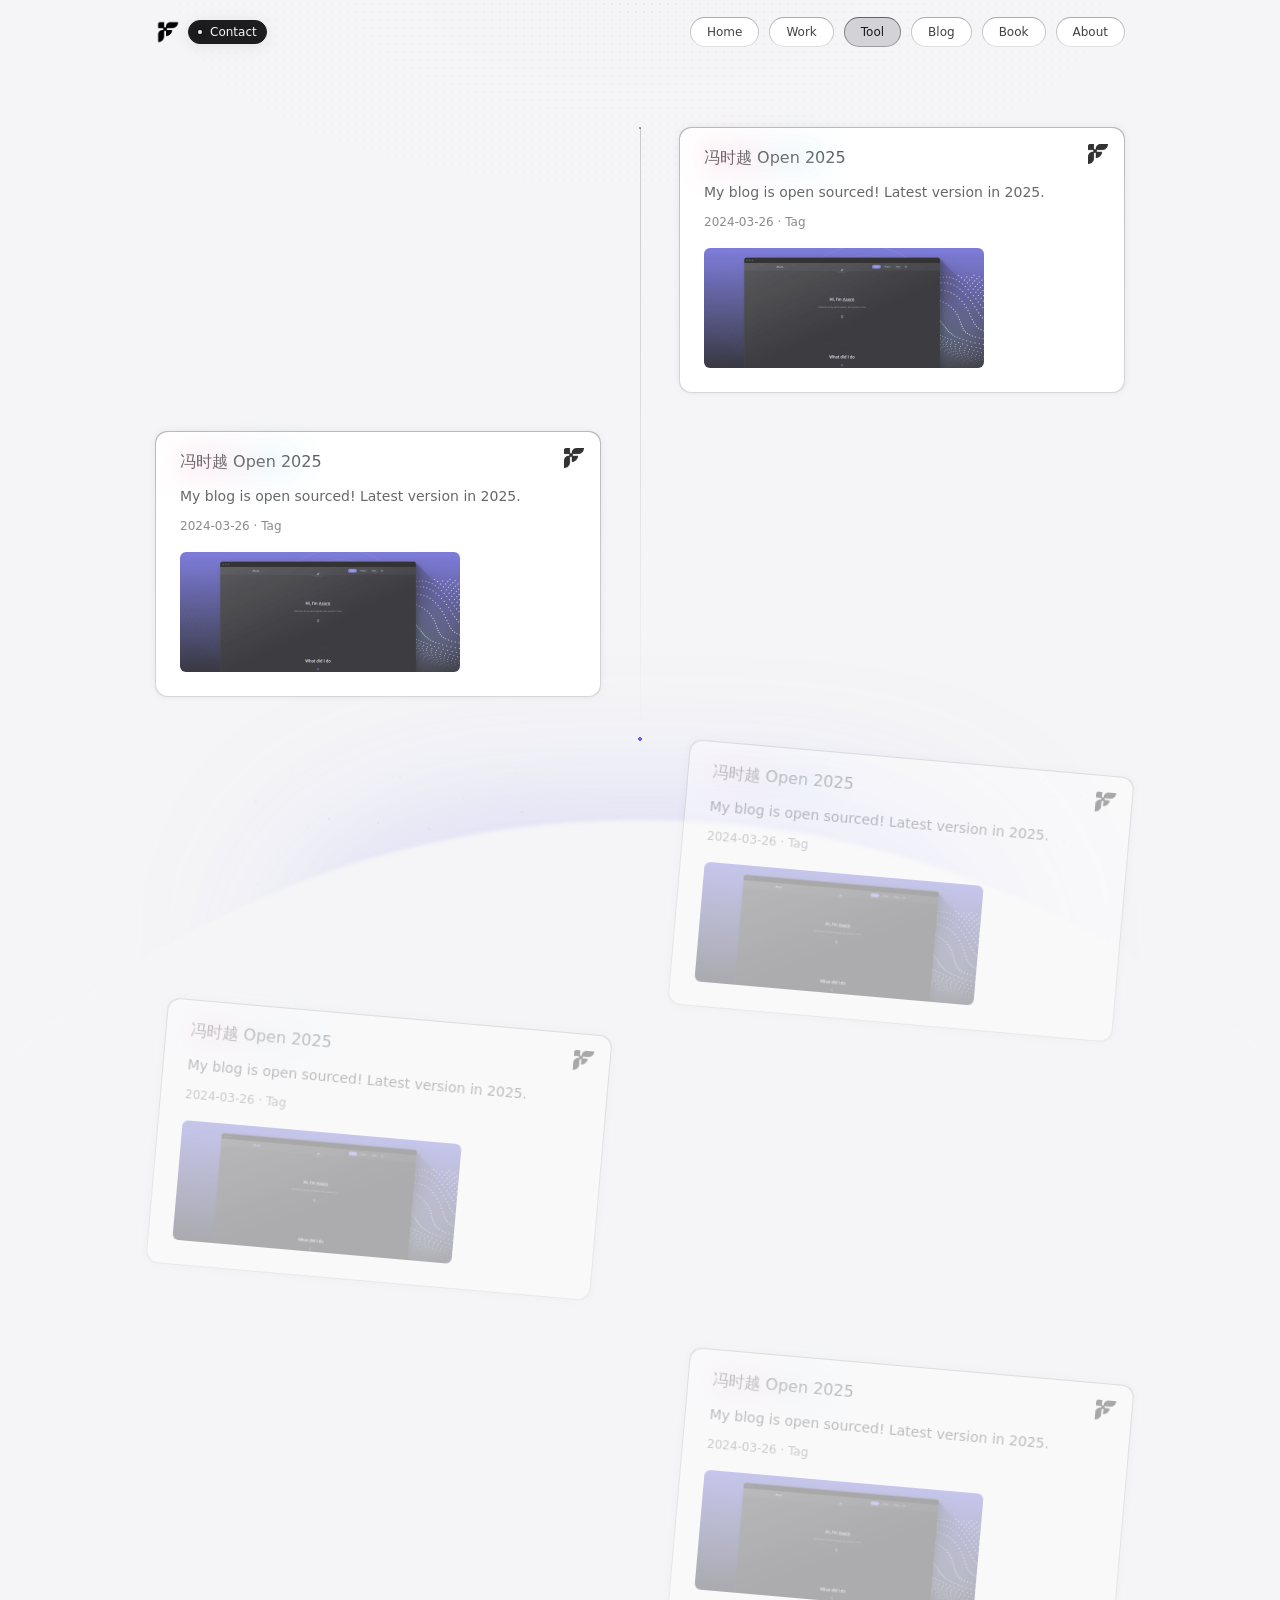
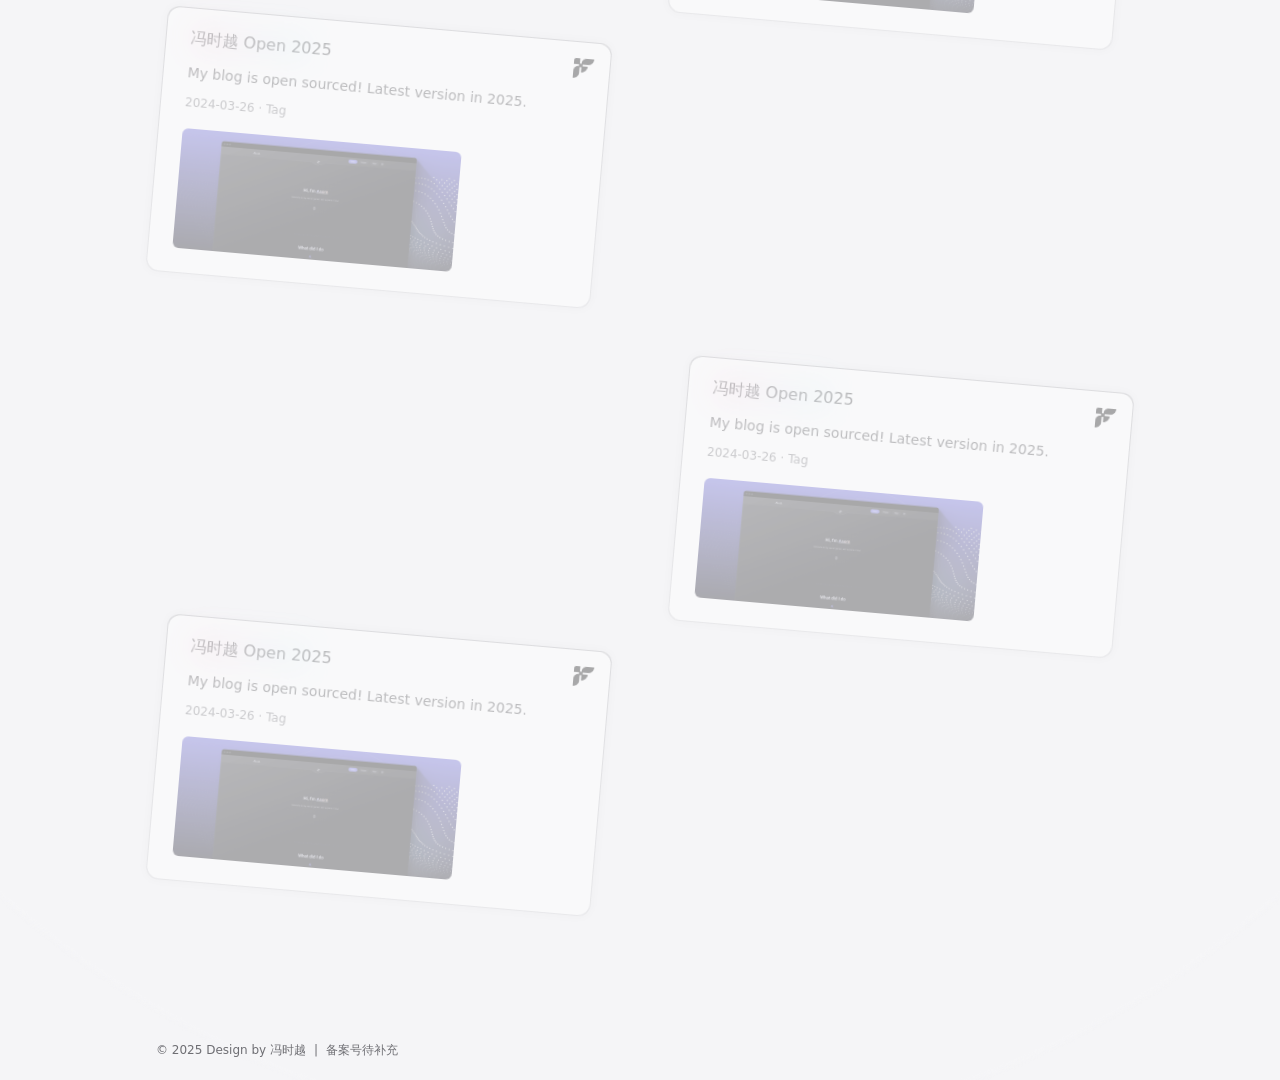
<file: tool.html>
<!DOCTYPE html>
<html lang="zh-CN">
<!-- © 2025 冯时越 (https://#). Designed and developed by 冯时越. All rights reserved. -->
<head>
<!--
  编辑指南 / EDIT GUIDE
  1) 把下面这些占位符替换成你自己的内容：
     - "冯时越"  (站点主人名)
     - "2957504355@qq.com" (联系邮箱)
     - "newhumans001" (微信号)
     - "yourname" (各社交平台用户名，如 dribbble.com/yourname)
     - "你的公司" / 项目&经历文案（在对应区块直接改文字）
  2) 主色：改 css/style.css 顶部 :root 里的 --brand（你定的主色 hex 填这里，例如 #00C896）
  3) 图片现引用原作者 Asorn 的 CDN，替换成你自己的图片后改对应 src 即可
  4) 授权：源码来自 Asorn 付费开源，可改造自用，禁止二次销售/商用
-->


    <meta charset="UTF-8">
    <meta name="viewport" content="width=device-width, initial-scale=1.0">
    <title>冯时越 - My Tools</title>
    <link rel="stylesheet" href="./css/style.css?v=202611181804">
    <link rel="icon" type="image/png" sizes="512x512" href="./assets/public/favicon.png" />
    <link rel="apple-touch-icon" href="./assets/public/favicon.png" />
</head>

<body>
    <canvas class="fireworks"></canvas>
    <div class="head" id="headscrollbg">
        <div class="main">
            <div class="main-left">
                <a href="./index.html" class="logo"><img src="./assets/public/logo_mark.png" alt="冯时越"></a>
                <div class="tag tag-cooperate" onclick="window.location.href='./about.html'">
                    <div class="breath-dot"></div>Contact
                </div>
            </div>
            <div class="menu" id="main-menu">
                <li class="magical btn" onclick="window.location.href='./index.html'">Home</li>
                <li class="magical btn" onclick="window.location.href='./work.html'">Work</li>
                <li class="magical btn nav" onclick="window.location.href='./tool.html'">Tool</li>
                <li class="magical btn" onclick="window.location.href='./blog.html'">Blog</li>
                <li class="magical btn" onclick="window.location.href='./book.html'">Book</li>
                <li class="magical btn" onclick="window.location.href='./about.html'">About</li>
            </div>
            <div class="menu" id="menu-expand">
                <li class="magical btn menu-expand-btn" id="menu-expand-child"><i class="icon menu-icon"></i></li>
            </div>
            <div id="menu-panel">
                <div class="menu-panel-content" id="menu-panel-content"></div>
                <div class="menu-close-btn">
                    <svg xmlns="http://www.w3.org/2000/svg" viewBox="0 0 24 24" fill="currentColor"><path d="M10.5859 12L2.79297 4.20706L4.20718 2.79285L12.0001 10.5857L19.793 2.79285L21.2072 4.20706L13.4143 12L21.2072 19.7928L19.793 21.2071L12.0001 13.4142L4.20718 21.2071L2.79297 19.7928L10.5859 12Z"></path></svg>
                </div>
            </div>
        </div>
    </div>
    <div class="tool">
        <div class="scroll-indicator">
            <div class="scroll-thumb"></div>
        </div>
        <div class="tool-list">
            <div class="tool-list-item">
                <div class="magical item">
                    <a href="https://github.com/yourname/your-repo" target="_blank">
                        <div class="card">
                            <div class="card-left">
                                <div class="title">
                                    <div class="name">冯时越 Open 2025</div>
                                    <div class="link"> ↗</div>
                                </div>
                                <div class="desc">My blog is open sourced! Latest version in 2025.</div>
                                <div class="time">2024-03-26 · Tag</div>
                                <div class="pic"><img src="./assets/tool/asornopen-pic.png" alt=""></div>
                            </div>
                            <div class="logo"><img src="./assets/tool/logo-mark.png" alt=""></div>
                        </div>
                    </a>
                </div>
            </div>
            <div class="tool-list-item">
                <div class="magical item">
                    <a href="https://github.com/yourname/your-repo" target="_blank">
                        <div class="card">
                            <div class="card-left">
                                <div class="title">
                                    <div class="name">冯时越 Open 2025</div>
                                    <div class="link"> ↗</div>
                                </div>
                                <div class="desc">My blog is open sourced! Latest version in 2025.</div>
                                <div class="time">2024-03-26 · Tag</div>
                                <div class="pic"><img src="./assets/tool/asornopen-pic.png" alt=""></div>
                            </div>
                            <div class="logo"><img src="./assets/tool/logo-mark.png" alt=""></div>
                        </div>
                    </a>
                </div>
            </div>
            <div class="tool-list-item">
                <div class="magical item">
                    <a href="https://github.com/yourname/your-repo" target="_blank">
                        <div class="card">
                            <div class="card-left">
                                <div class="title">
                                    <div class="name">冯时越 Open 2025</div>
                                    <div class="link"> ↗</div>
                                </div>
                                <div class="desc">My blog is open sourced! Latest version in 2025.</div>
                                <div class="time">2024-03-26 · Tag</div>
                                <div class="pic"><img src="./assets/tool/asornopen-pic.png" alt=""></div>
                            </div>
                            <div class="logo"><img src="./assets/tool/logo-mark.png" alt=""></div>
                        </div>
                    </a>
                </div>
            </div>
            <div class="tool-list-item">
                <div class="magical item">
                    <a href="https://github.com/yourname/your-repo" target="_blank">
                        <div class="card">
                            <div class="card-left">
                                <div class="title">
                                    <div class="name">冯时越 Open 2025</div>
                                    <div class="link"> ↗</div>
                                </div>
                                <div class="desc">My blog is open sourced! Latest version in 2025.</div>
                                <div class="time">2024-03-26 · Tag</div>
                                <div class="pic"><img src="./assets/tool/asornopen-pic.png" alt=""></div>
                            </div>
                            <div class="logo"><img src="./assets/tool/logo-mark.png" alt=""></div>
                        </div>
                    </a>
                </div>
            </div>
            <div class="tool-list-item">
                <div class="magical item">
                    <a href="https://github.com/yourname/your-repo" target="_blank">
                        <div class="card">
                            <div class="card-left">
                                <div class="title">
                                    <div class="name">冯时越 Open 2025</div>
                                    <div class="link"> ↗</div>
                                </div>
                                <div class="desc">My blog is open sourced! Latest version in 2025.</div>
                                <div class="time">2024-03-26 · Tag</div>
                                <div class="pic"><img src="./assets/tool/asornopen-pic.png" alt=""></div>
                            </div>
                            <div class="logo"><img src="./assets/tool/logo-mark.png" alt=""></div>
                        </div>
                    </a>
                </div>
            </div>
            <div class="tool-list-item">
                <div class="magical item">
                    <a href="https://github.com/yourname/your-repo" target="_blank">
                        <div class="card">
                            <div class="card-left">
                                <div class="title">
                                    <div class="name">冯时越 Open 2025</div>
                                    <div class="link"> ↗</div>
                                </div>
                                <div class="desc">My blog is open sourced! Latest version in 2025.</div>
                                <div class="time">2024-03-26 · Tag</div>
                                <div class="pic"><img src="./assets/tool/asornopen-pic.png" alt=""></div>
                            </div>
                            <div class="logo"><img src="./assets/tool/logo-mark.png" alt=""></div>
                        </div>
                    </a>
                </div>
            </div>
            <div class="tool-list-item">
                <div class="magical item">
                    <a href="https://github.com/yourname/your-repo" target="_blank">
                        <div class="card">
                            <div class="card-left">
                                <div class="title">
                                    <div class="name">冯时越 Open 2025</div>
                                    <div class="link"> ↗</div>
                                </div>
                                <div class="desc">My blog is open sourced! Latest version in 2025.</div>
                                <div class="time">2024-03-26 · Tag</div>
                                <div class="pic"><img src="./assets/tool/asornopen-pic.png" alt=""></div>
                            </div>
                            <div class="logo"><img src="./assets/tool/logo-mark.png" alt=""></div>
                        </div>
                    </a>
                </div>
            </div>
            <div class="tool-list-item">
                <div class="magical item">
                    <a href="https://github.com/yourname/your-repo" target="_blank">
                        <div class="card">
                            <div class="card-left">
                                <div class="title">
                                    <div class="name">冯时越 Open 2025</div>
                                    <div class="link"> ↗</div>
                                </div>
                                <div class="desc">My blog is open sourced! Latest version in 2025.</div>
                                <div class="time">2024-03-26 · Tag</div>
                                <div class="pic"><img src="./assets/tool/asornopen-pic.png" alt=""></div>
                            </div>
                            <div class="logo"><img src="./assets/tool/logo-mark.png" alt=""></div>
                        </div>
                    </a>
                </div>
            </div>
        </div>
    </div>
    <div class="footer">
        <div class="footer-content">
            <div class="copyright">
                <div>© 2025 Design by <a href="#" target="_blank">冯时越</a></div>
                <span>|</span>
                <div class="fillings">
                    <a href="#" target="_blank">备案号待补充</a>
                </div>
            </div>
            <div class="friends"></div></div>
    </div>
    <div class="widget">
        <div class="shape-light"></div>
        <div class="shape-star">
            <div class="rising-stars rising-stars-visible">
                <div style="height:1px;width:1px"></div>
                <div style="height:2px;width:2px"></div>
                <div style="height:1px;width:1px"></div>
            </div>
        </div>
        <div class="shape-earth"></div>
    </div>
    <div class="widget-top"></div>
</body>
<script src="./js/main.js?v=202611181804"></script>
<script src='./js/anime.js'></script>
<script src='./js/firework.js'></script>

</html>
</file>
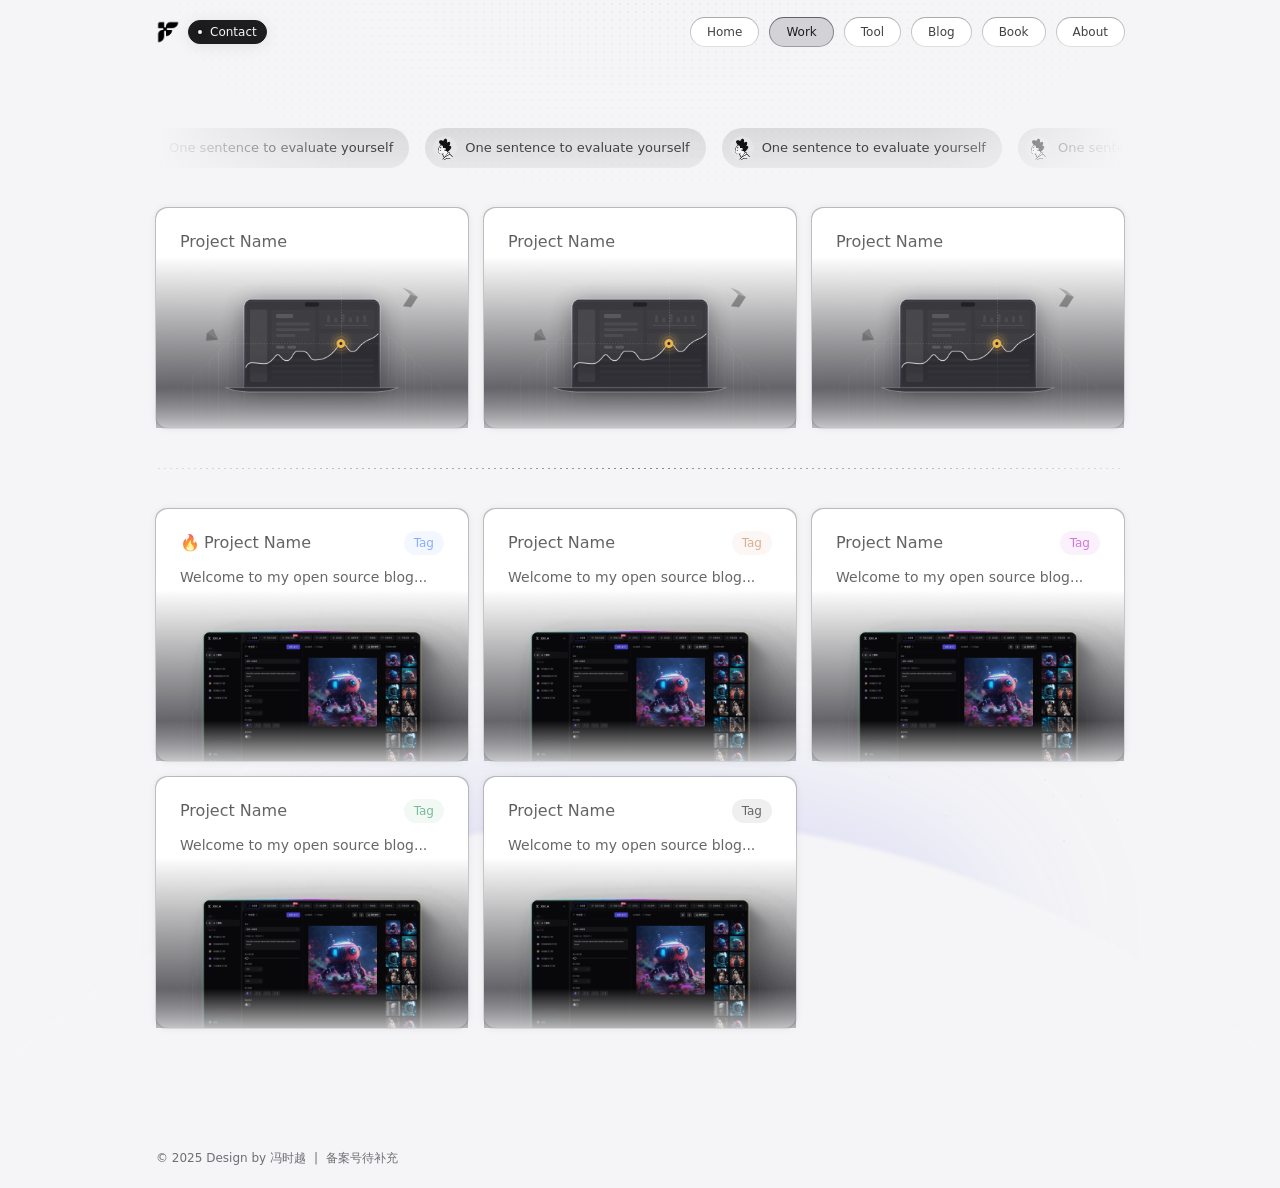
<file: work.html>
<!DOCTYPE html>
<html lang="zh-CN">
<!-- © 2025 冯时越 (https://#). Designed and developed by 冯时越. All rights reserved. -->
<head>
<!--
  编辑指南 / EDIT GUIDE
  1) 把下面这些占位符替换成你自己的内容：
     - "冯时越"  (站点主人名)
     - "2957504355@qq.com" (联系邮箱)
     - "newhumans001" (微信号)
     - "yourname" (各社交平台用户名，如 dribbble.com/yourname)
     - "你的公司" / 项目&经历文案（在对应区块直接改文字）
  2) 主色：改 css/style.css 顶部 :root 里的 --brand（你定的主色 hex 填这里，例如 #00C896）
  3) 图片现引用原作者 Asorn 的 CDN，替换成你自己的图片后改对应 src 即可
  4) 授权：源码来自 Asorn 付费开源，可改造自用，禁止二次销售/商用
-->


    <meta charset="UTF-8">
    <meta name="viewport" content="width=device-width, initial-scale=1.0">
    <title>冯时越 - My Projects</title>
    <link rel="stylesheet" href="./css/style.css?v=202611181804">
    <link rel="icon" type="image/png" sizes="512x512" href="./assets/public/favicon.png" />
    <link rel="apple-touch-icon" href="./assets/public/favicon.png" />
</head>

<body>
    <canvas class="fireworks"></canvas>
    <div class="head" id="headscrollbg">
        <div class="main">
            <div class="main-left">
                <a href="./index.html" class="logo"><img src="./assets/public/logo_mark.png" alt="冯时越"></a>
                <div class="tag tag-cooperate" onclick="window.location.href='./about.html'">
                    <div class="breath-dot"></div>Contact
                </div>
            </div>
            <div class="menu" id="main-menu">
                <li class="magical btn" onclick="window.location.href='./index.html'">Home</li>
                <li class="magical btn nav" onclick="window.location.href='./work.html'">Work</li>
                <li class="magical btn" onclick="window.location.href='./tool.html'">Tool</li>
                <li class="magical btn" onclick="window.location.href='./blog.html'">Blog</li>
                <li class="magical btn" onclick="window.location.href='./book.html'">Book</li>
                <li class="magical btn" onclick="window.location.href='./about.html'">About</li>
            </div>
            <div class="menu" id="menu-expand">
                <li class="magical btn menu-expand-btn" id="menu-expand-child"><i class="icon menu-icon"></i></li>
            </div>
            <div id="menu-panel">
                <div class="menu-panel-content" id="menu-panel-content"></div>
                <div class="menu-close-btn">
                    <svg xmlns="http://www.w3.org/2000/svg" viewBox="0 0 24 24" fill="currentColor"><path d="M10.5859 12L2.79297 4.20706L4.20718 2.79285L12.0001 10.5857L19.793 2.79285L21.2072 4.20706L13.4143 12L21.2072 19.7928L19.793 21.2071L12.0001 13.4142L4.20718 21.2071L2.79297 19.7928L10.5859 12Z"></path></svg>
                </div>
            </div>
        </div>
    </div>
    <div class="work">
        <div class="review-container">
            <div class="row-list" id="rowScroll">
                <div class="review-item">
                    <img src="./assets/work/asorn-avatar.png">
                    <span class="review-text">One sentence to evaluate yourself</span>
                </div>
                <div class="review-item">
                    <img src="./assets/work/asorn-avatar.png">
                    <span class="review-text">One sentence to evaluate yourself</span>
                </div>
                <div class="review-item">
                    <img src="./assets/work/asorn-avatar.png">
                    <span class="review-text">One sentence to evaluate yourself</span>
                </div>
                <div class="review-item">
                    <img src="./assets/work/asorn-avatar.png">
                    <span class="review-text">One sentence to evaluate yourself</span>
                </div>
                <div class="review-item">
                    <img src="./assets/work/asorn-avatar.png">
                    <span class="review-text">One sentence to evaluate yourself</span>
                </div>
                <div class="review-item">
                    <img src="./assets/work/asorn-avatar.png">
                    <span class="review-text">One sentence to evaluate yourself</span>
                </div>
                <div class="review-item">
                    <img src="./assets/work/asorn-avatar.png">
                    <span class="review-text">One sentence to evaluate yourself</span>
                </div>
                <div class="review-item">
                    <img src="./assets/work/asorn-avatar.png">
                    <span class="review-text">One sentence to evaluate yourself</span>
                </div>
                <div class="review-item">
                    <img src="./assets/work/asorn-avatar.png">
                    <span class="review-text">One sentence to evaluate yourself</span>
                </div>
                <div class="review-item">
                    <img src="./assets/work/asorn-avatar.png">
                    <span class="review-text">One sentence to evaluate yourself</span>
                </div>
                <div class="review-item">
                    <img src="./assets/work/asorn-avatar.png">
                    <span class="review-text">One sentence to evaluate yourself</span>
                </div>
                <div class="review-item">
                    <img src="./assets/work/asorn-avatar.png">
                    <span class="review-text">One sentence to evaluate yourself</span>
                </div>
                <div class="review-item">
                    <img src="./assets/work/asorn-avatar.png">
                    <span class="review-text">One sentence to evaluate yourself</span>
                </div>
            </div>
        </div>
        <div class="card-list">
            <div class="card-list-category load-pro card-list-history">
                <div class="magical item">
                    <a href="#" target="_blank">
                        <div class="text">
                            <div class="title-area">
                                <div class="title">
                                    <div class="name">Project Name</div>
                                </div>
                            </div>
                        </div>
                        <div class="cover">
                            <img src="./assets/work/tob.png">
                            <img class="img-bg" src="./assets/work/img-bg.png">
                        </div>
                    </a>
                </div>
                <div class="magical item">
                    <a href="#" target="_blank">
                        <div class="text">
                            <div class="title-area">
                                <div class="title">
                                    <div class="name">Project Name</div>
                                </div>
                            </div>
                        </div>
                        <div class="cover">
                            <img src="./assets/work/tob.png">
                            <img class="img-bg" src="./assets/work/img-bg.png">
                        </div>
                    </a>
                </div>
                <div class="magical item">
                    <a href="#" target="_blank">
                        <div class="text">
                            <div class="title-area">
                                <div class="title">
                                    <div class="name">Project Name</div>
                                </div>
                            </div>
                        </div>
                        <div class="cover">
                            <img src="./assets/work/tob.png">
                            <img class="img-bg" src="./assets/work/img-bg.png">
                        </div>
                    </a>
                </div>
            </div>
            <div class="category-divider"></div>
            <div class="card-list-category load-pro card-list-history">
                <div class="magical item">
                    <a href="#" target="_blank">
                        <div class="text">
                            <div class="title-area">
                                <div class="title">
                                    <div class="name-emoji">🔥 </div>
                                    <div class="name">Project Name</div>
                                </div>
                                <div class="tag tag-web">Tag</div>
                            </div>
                            <div class="desc">Welcome to my open source blog...</div>
                        </div>
                        <div class="cover">
                            <img src="./assets/work/default-cover.png">
                            <img class="img-bg" src="./assets/work/img-bg.png">
                        </div>
                    </a>
                </div>
                <div class="magical item">
                    <a href="#" target="_blank">
                        <div class="text">
                            <div class="title-area">
                                <div class="title">
                                    <div class="name">Project Name</div>
                                </div>
                                <div class="tag tag-app">Tag</div>
                            </div>
                            <div class="desc">Welcome to my open source blog...</div>
                        </div>
                        <div class="cover">
                            <img src="./assets/work/default-cover.png">
                            <img class="img-bg" src="./assets/work/img-bg.png">
                        </div>
                    </a>
                </div>
                <div class="magical item">
                    <a href="#" target="_blank">
                        <div class="text">
                            <div class="title-area">
                                <div class="title">
                                    <div class="name">Project Name</div>
                                </div>
                                <div class="tag tag-assets">Tag</div>
                            </div>
                            <div class="desc">Welcome to my open source blog...</div>
                        </div>
                        <div class="cover">
                            <img src="./assets/work/default-cover.png">
                            <img class="img-bg" src="./assets/work/img-bg.png">
                        </div>
                    </a>
                </div>
                <div class="magical item">
                    <a href="#" target="_blank">
                        <div class="text">
                            <div class="title-area">
                                <div class="title">
                                    <div class="name">Project Name</div>
                                </div>
                                <div class="tag tag-2b">Tag</div>
                            </div>
                            <div class="desc">Welcome to my open source blog...</div>
                        </div>
                        <div class="cover">
                            <img src="./assets/work/default-cover.png">
                            <img class="img-bg" src="./assets/work/img-bg.png">
                        </div>
                    </a>
                </div>
                <div class="magical item">
                    <a href="#" target="_blank">
                        <div class="text">
                            <div class="title-area">
                                <div class="title">
                                    <div class="name">Project Name</div>
                                </div>
                                <div class="tag tag-other">Tag</div>
                            </div>
                            <div class="desc">Welcome to my open source blog...</div>
                        </div>
                        <div class="cover">
                            <img src="./assets/work/default-cover.png">
                            <img class="img-bg" src="./assets/work/img-bg.png">
                        </div>
                    </a>
                </div>
            </div>
        </div>
    </div>
    <div class="footer">
        <div class="footer-content">
            <div class="copyright">
                <div>© 2025 Design by <a href="#" target="_blank">冯时越</a></div>
                <span>|</span>
                <div class="fillings">
                    <a href="#" target="_blank">备案号待补充</a>
                </div>
            </div>
            <div class="friends"></div></div>
    </div>
    <div class="widget">
        <div class="shape-light"></div>
        <div class="shape-star">
            <div class="rising-stars rising-stars-visible">
                <div style="height:1px;width:1px"></div>
                <div style="height:2px;width:2px"></div>
                <div style="height:1px;width:1px"></div>
            </div>
        </div>
        <div class="shape-earth"></div>
    </div>
    <div class="widget-top"></div>
</body>
<script src="./js/main.js?v=202611181804"></script>
<script src='./js/anime.js'></script>
<script src='./js/firework.js'></script>

</html>
</file>
<file: css/style.css>
:root{
  --brand:#6461F1;   /* 主色（品牌紫） */
  --brand-2:#8B5CF6;
  --bg:#F5F5F7;
}

@charset "UTF-8";
* {
  border: 0;
  margin: 0;
  padding: 0;
  box-sizing: border-box;
  list-style: none;
  font-size: 12px;
  text-decoration: unset;
}

body {
  background-color: #F5F5F7;
  color: #1D1D1F;
  font-family: Roboto, system-ui, -apple-system, "Segoe UI", "Helvetica Neue", Arial, "Liberation Sans", sans-serif, "Apple Color Emoji", "Segoe UI Emoji", "Segoe UI Symbol", "Noto Color Emoji";
  -webkit-font-smoothing: antialiased;
  overflow-x: hidden;
}

body.no-scroll {
  overflow: hidden;
}

.fireworks {
  position: fixed;
  top: 0;
  left: 0;
  width: 100%;
  height: 100%;
  display: block;
  z-index: -999;
}

.icon {
  font-size: 0;
}

img {
  display: block;
}

.tag {
  font-size: 12px;
  line-height: 100%;
  font-weight: 500;
  padding: 6px 10px;
  border-radius: 9999px;
  white-space: nowrap;
}

.magical {
  --circle-size: 600px;
  --inset: 1px;
  --border: 12px;
  position: relative;
  display: flex;
  align-items: center;
  justify-content: center;
  border-radius: var(--border);
  background-color: #FFFFFF;
}

.magical::before, .magical::after {
  content: '';
  position: absolute;
  width: calc(100% + var(--inset)*2);
  height: calc(100% + var(--inset)*2);
  border-radius: var(--border);
  inset: calc(0 - var(--inset));
}

.magical::before {
  background: radial-gradient(var(--circle-size) circle at var(--mouse-x) var(--mouse-y), rgba(0, 0, 0, 0.10), transparent 40%);
  /* hover border */
  z-index: -1;
}

.magical::after {
  background: linear-gradient(180deg, rgba(134, 134, 139, 0.48) 0%, rgba(134, 134, 139, 0.2) 100%);
  /* border */
  z-index: -2;
}

.magical.show {
  width: 100%;
  height: 100%;
  position: absolute;
  border-radius: var(--border);
  opacity: 0;
  pointer-events: none;
  background: radial-gradient(var(--circle-size) circle at var(--mouse-x) var(--mouse-y), rgba(0, 0, 0, 0.01), transparent 40%);
  /* hover fill，初始值 rgba=0.01 */
}

.btn {
  --border: 9999px;
  background-image: radial-gradient(var(--circle-size) circle at var(--mouse-x) var(--mouse-y), rgba(0, 0, 0, 0.04), transparent 40%);
  /* hover fill */
}

.btn::before {
  background: radial-gradient(var(--circle-size) circle at var(--mouse-x) var(--mouse-y), rgba(0, 0, 0, 0.12), transparent 40%);
  /* hover border */
}

.btn::after {
  background: linear-gradient(180deg, rgba(134, 134, 139, 0.68) 0%, rgba(134, 134, 139, 0.2) 100%);
  /* border */
}

.primary-btn {
  --circle-size: 100px;
  --border: 9999px;
  border-radius: 9999px;
  padding: 7px 20px;
  cursor: pointer;
  background-color: var(--brand);
}

.primary-btn a {
  font-size: 13px;
  line-height: 22px;
  font-weight: 500;
  color: #FFFFFF;
  text-decoration: none;
}

.primary-btn::after {
  background: linear-gradient(180deg, rgba(255, 255, 255, 0.68) 0%, rgba(255, 255, 255, 0.4) 100%);
  /* border */
}

.primary-btn:hover::before {
  background: radial-gradient(var(--circle-size) circle at var(--mouse-x) var(--mouse-y), white, transparent 40%);
}

.normal-btn {
  --circle-size: 100px;
  --border: 9999px;
  border-radius: 9999px;
  padding: 7px 20px;
  cursor: pointer;
}

.normal-btn a {
  font-size: 13px;
  line-height: 22px;
  font-weight: 500;
  color: #1D1D1F;
  text-decoration: none;
}

.btn-s {
  padding: 4px 16px;
}

.btn-s a {
  font-size: 12px;
  line-height: 20px;
}

.text-effect {
  -webkit-animation: focus-in-expand 0.6s cubic-bezier(0.25, 0.46, 0.45, 0.94) both;
  animation: focus-in-expand 0.6s cubic-bezier(0.25, 0.46, 0.45, 0.94) both;
}

@-webkit-keyframes focus-in-expand {
  0% {
    letter-spacing: -0.5em;
    -webkit-filter: blur(12px);
    filter: blur(12px);
    opacity: 0;
  }
  100% {
    -webkit-filter: blur(0px);
    filter: blur(0px);
    opacity: 1;
  }
}

@keyframes focus-in-expand {
  0% {
    letter-spacing: -0.5em;
    -webkit-filter: blur(12px);
    filter: blur(12px);
    opacity: 0;
  }
  100% {
    -webkit-filter: blur(0px);
    filter: blur(0px);
    opacity: 1;
  }
}

.load-pro {
  opacity: 0;
  transform: translateY(30px);
  /* 初始向下偏移一点 */
  transition: opacity 0.3s ease-out, transform 0.3s ease-out;
}

.load-pro.visible {
  opacity: 1;
  transform: translateY(0);
}

.head {
  position: fixed;
  padding: 0 40px;
  width: 100%;
  --height: 64px;
  height: var(--height);
  display: flex;
  justify-content: center;
  align-items: center;
  --mw: 968px;
  transition: all 0.3s ease;
  flex-direction: column;
  z-index: 100;
}

.head .main {
  width: 100%;
  display: flex;
  justify-content: space-between;
  align-items: center;
  max-width: var(--mw);
}

.head .main-left {
  display: flex;
  flex-direction: row;
  justify-content: flex-start;
  align-items: center;
  gap: 8px;
}

.head .main-left .logo {
  height: 24px;
  display: flex;
  align-items: center;
}

.head .main-left .logo img {
  height: 24px;
  width: 24px;
  object-fit: contain;
}

.head .main-left .tag-cooperate {
  display: flex;
  flex-direction: row;
  justify-content: flex-start;
  align-items: center;
  gap: 8px;
  cursor: pointer;
  padding: 5px 9px;
  color: #F5F5F7;
  background: #1D1D1F;
  box-shadow: 0px 2px 16px 0px rgba(0, 0, 0, 0.08);
  border: 1px solid #1D1D1F;
}

.head .main-left .tag-cooperate .breath-dot {
  width: 4px;
  height: 4px;
  border-radius: 50%;
  background-color: #F5F5F7;
  box-shadow: 0 0 8px black;
  animation: breath 1s infinite alternate;
}

@keyframes breath {
  0% {
    transform: scale(1);
    opacity: 0;
    box-shadow: 0 0 4px transparent;
  }
  100% {
    transform: scale(1.2);
    opacity: 1;
    box-shadow: 0 0 16px black;
  }
}

.head #menu-expand {
  display: none;
}

.head .menu {
  display: flex;
  gap: 12px;
}

.head .menu li {
  --circle-size: 100px;
  border-radius: 9999px;
  padding: 4px 16px;
  cursor: pointer;
  font-size: 12px;
  line-height: 20px;
  color: #424245;
}

.head .menu li.nav {
  font-weight: 500;
  color: #1D1D1F;
  background-color: #D2D2D7;
}

.head .menu li.nav::after {
  background: linear-gradient(180deg, rgba(29, 29, 31, 0.68) 0%, rgba(29, 29, 31, 0.4) 100%);
}

.head .menu .menu-expand-btn {
  padding: 7px;
}

.head .menu .menu-expand-btn .menu-icon {
  width: 14px;
  height: 14px;
}

.head .menu .menu-expand-btn .menu-icon::before {
  content: url(../assets/public/menu_icon.svg);
}

.head #menu-panel {
  position: fixed;
  top: 0;
  left: 0;
  width: calc(100vw);
  height: calc(100vh);
  background: rgba(245, 245, 247, 0.98);
  backdrop-filter: blur(16px);
  -webkit-backdrop-filter: blur(16px);
  display: flex;
  flex-direction: column;
  justify-content: flex-start;
  align-items: center;
  opacity: 0;
  visibility: hidden;
  transition: opacity 0.3s, visibility 0.3s;
  padding: 64px 40px;
}

.head #menu-panel.active {
  opacity: 1;
  visibility: visible;
}

.head #menu-panel .menu-panel-content {
  width: 100%;
  display: grid;
  grid-template-columns: repeat(auto-fill, minmax(312px, 1fr));
  gap: 16px;
}

.head #menu-panel .menu-panel-content li {
  font-size: 16px;
  line-height: 28px;
  font-weight: 500;
  color: #1D1D1F;
  width: 100%;
  background-color: #FFFFFF;
  border-radius: 12px;
  text-align: center;
  padding: 12px 40px;
  transition: all 0.3s;
  cursor: pointer;
}

.head #menu-panel .menu-panel-content li:hover {
  background-color: #D2D2D7;
  transition: all 0.3s;
}

.head #menu-panel .menu-close-btn {
  position: fixed;
  top: 18px;
  right: 39px;
  padding: 7px;
  font-size: 0;
  background-color: var(--brand);
  border-radius: 9999px;
  transition: all .2s;
  cursor: pointer;
}

.head #menu-panel .menu-close-btn svg {
  width: 14px;
  height: 14px;
  fill: #FFFFFF;
}

.head #menu-panel .menu-close-btn:hover {
  transform: scale(1.2);
  transition: all .2s;
}

.footer {
  display: flex;
  justify-content: center;
  align-items: center;
  --mw: 968px;
  padding: 60px 40px 20px 40px;
  font-size: 12px;
  line-height: 20px;
  color: #6E6E73;
}

.footer .main {
  width: 100%;
  display: flex;
  justify-content: space-between;
  align-items: center;
  max-width: var(--mw);
}

.footer .footer-content {
  width: 100%;
  max-width: var(--mw);
  display: flex;
  flex-direction: row;
  justify-content: space-between;
  align-items: center;
  gap: 4px;
}

.footer .footer-content .copyright {
  display: flex;
  flex-direction: row;
  justify-content: flex-start;
  align-items: center;
  gap: 8px;
}

.footer .footer-content .friends {
  display: flex;
  flex-direction: row;
  justify-content: flex-start;
  align-items: center;
  gap: 8px;
}

.footer .footer-content a {
  transition: color .15s ease-in;
  color: #6E6E73;
}

.footer .footer-content a:hover {
  color: var(--brand);
}

.widget {
  display: flex;
  justify-content: center;
  align-items: center;
  --mw: 968px;
}

.widget .main {
  width: 100%;
  display: flex;
  justify-content: space-between;
  align-items: center;
  max-width: var(--mw);
}

.widget .shape-light {
  z-index: -99;
  position: fixed;
  bottom: -180px;
  width: 600px;
  height: 200px;
  border-radius: 9999px;
  background: rgba(100, 97, 241, 0.4);
  filter: blur(100px);
}

.widget .shape-star {
  position: fixed;
  z-index: -98;
  bottom: 0;
  height: 150px;
  width: var(--mw);
  -webkit-mask-image: linear-gradient(180deg, rgba(217, 217, 217, 0) 0%, rgba(217, 217, 217, 0.8) 25%, #d9d9d9 50%, rgba(217, 217, 217, 0.8) 75%, rgba(217, 217, 217, 0) 100%);
  mask-image: linear-gradient(180deg, rgba(217, 217, 217, 0) 0%, rgba(217, 217, 217, 0.8) 25%, #d9d9d9 50%, rgba(217, 217, 217, 0.8) 75%, rgba(217, 217, 217, 0) 100%);
  -webkit-mask-size: cover;
  mask-size: cover;
}

@keyframes risingStarsAnination {
  0% {
    transform: translateZ(0) translateY(0);
  }
  to {
    transform: translateZ(0) translateY(-2000px);
  }
}

.widget .shape-star .rising-stars {
  opacity: .7;
  pointer-events: none;
}

.widget .shape-star .rising-stars div {
  background: transparent;
  border-radius: 50%;
}

.widget .shape-star .rising-stars div:nth-child(1) {
  animation-duration: 100s !important;
  box-shadow: 136px 13273px #D2D2D7, 347px 1735px #D2D2D7, 813px 1674px #D2D2D7, 1949px 440px #D2D2D7, 1440px 41px #D2D2D7, 437px 1122px #D2D2D7, 406px 430px #D2D2D7, 1014px 25px #D2D2D7, 1330px 1616px #D2D2D7, 1636px 1496px #D2D2D7, 1358px 800px #D2D2D7, 48px 857px #D2D2D7, 900px 1821px #D2D2D7, 906px 1975px #D2D2D7, 832px 163px #D2D2D7, 1911px 1480px #D2D2D7, 576px 523px #D2D2D7, 783px 1435px #D2D2D7, 738px 1712px #D2D2D7, 1822px 193px #D2D2D7, 1168px 1172px #D2D2D7, 480px 687px #D2D2D7, 798px 337px #D2D2D7, 1747px 824px #D2D2D7, 1296px 1690px #D2D2D7, 1277px 1786px #D2D2D7, 1941px 1271px #D2D2D7, 1925px 784px #D2D2D7, 400px 1302px #D2D2D7, 112px 882px #D2D2D7, 1008px 1624px #D2D2D7, 55px 1604px #D2D2D7, 1143px 1555px #D2D2D7, 1354px 1344px #D2D2D7, 1687px 601px #D2D2D7, 651px 617px #D2D2D7, 984px 1737px #D2D2D7, 505px 1689px #D2D2D7, 634px 1460px #D2D2D7, 770px 827px #D2D2D7, 315px 833px #D2D2D7, 192px 1677px #D2D2D7, 1324px 580px #D2D2D7, 1862px 1217px #D2D2D7, 157px 1255px #D2D2D7, 1265px 1949px #D2D2D7, 259px 482px #D2D2D7, 1925px 39px #D2D2D7, 1823px 1401px #D2D2D7, 172px 1227px #D2D2D7, 1120px 662px #D2D2D7, 621px 681px #D2D2D7, 959px 1389px #D2D2D7, 370px 367px #D2D2D7, 1629px 754px #D2D2D7, 117px 756px #D2D2D7, 415px 19px #D2D2D7, 1158px 1227px #D2D2D7, 36px 322px #D2D2D7, 315px 1172px #D2D2D7, 1156px 1010px #D2D2D7, 758px 828px #D2D2D7, 1576px 1585px #D2D2D7, 725px 1487px #D2D2D7, 1987px 1199px #D2D2D7, 832px 827px #D2D2D7, 1162px 92px #D2D2D7, 103px 1868px #D2D2D7, 588px 198px #D2D2D7, 695px 984px #D2D2D7, 1256px 1513px #D2D2D7, 29px 924px #D2D2D7, 1991px 1022px #D2D2D7, 317px 932px #D2D2D7, 114px 1610px #D2D2D7, 1073px 1420px #D2D2D7, 1161px 1045px #D2D2D7, 684px 312px #D2D2D7, 250px 419px #D2D2D7, 151px 76px #D2D2D7, 1228px 400px #D2D2D7, 1381px 202px #D2D2D7, 1210px 207px #D2D2D7, 951px 1633px #D2D2D7, 1585px 1768px #D2D2D7, 1187px 1462px #D2D2D7, 231px 1455px #D2D2D7, 1457px 1778px #D2D2D7, 1604px 75px #D2D2D7, 1952px 1575px #D2D2D7, 1870px 10px #D2D2D7, 1240px 1824px #D2D2D7, 591px 554px #D2D2D7, 1696px 112px #D2D2D7, 1618px 662px #D2D2D7, 860px 1971px #D2D2D7, 899px 1140px #D2D2D7, 1334px 285px #D2D2D7, 1051px 732px #D2D2D7, 267px 1737px #D2D2D7, 1363px 965px #D2D2D7, 1829px 1718px #D2D2D7, 1966px 1063px #D2D2D7, 979px 1908px #D2D2D7, 1654px 1085px #D2D2D7, 416px 1055px #D2D2D7, 1758px 576px #D2D2D7, 1604px 720px #D2D2D7, 840px 143px #D2D2D7, 852px 1385px #D2D2D7, 411px 1808px #D2D2D7, 992px 28px #D2D2D7, 1461px 122px #D2D2D7, 1110px 671px #D2D2D7, 221px 1734px #D2D2D7, 1886px 1139px #D2D2D7, 1963px 1765px #D2D2D7, 406px 456px #D2D2D7, 461px 1710px #D2D2D7, 524px 1305px #D2D2D7, 905px 1265px #D2D2D7, 731px 126px #D2D2D7, 1748px 186px #D2D2D7, 759px 1511px #D2D2D7, 1502px 1174px #D2D2D7, 163px 1326px #D2D2D7, 1236px 416px #D2D2D7, 963px 1543px #D2D2D7, 509px 373px #D2D2D7, 1965px 942px #D2D2D7, 1621px 1614px #D2D2D7, 211px 515px #D2D2D7, 1064px 990px #D2D2D7, 475px 715px #D2D2D7, 1977px 366px #D2D2D7, 1480px 1801px #D2D2D7, 693px 701px #D2D2D7, 944px 628px #D2D2D7, 1870px 1324px #D2D2D7, 1745px 442px #D2D2D7, 753px 1087px #D2D2D7, 1639px 620px #D2D2D7, 1838px 1570px #D2D2D7, 1945px 1028px #D2D2D7, 1692px 1037px #D2D2D7, 276px 440px #D2D2D7, 668px 1787px #D2D2D7, 440px 1541px #D2D2D7, 1493px 199px #D2D2D7, 1930px 1584px #D2D2D7, 1856px 700px #D2D2D7, 1161px 682px #D2D2D7, 1671px 664px #D2D2D7, 286px 1182px #D2D2D7, 1933px 1388px #D2D2D7, 743px 1367px #D2D2D7, 849px 1823px #D2D2D7, 136px 25px #D2D2D7, 568px 102px #D2D2D7, 659px 687px #D2D2D7, 27px 211px #D2D2D7, 1980px 602px #D2D2D7, 383px 176px #D2D2D7, 1124px 470px #D2D2D7, 1143px 100px #D2D2D7, 1744px 1751px #D2D2D7, 689px 614px #D2D2D7, 596px 1867px #D2D2D7, 710px 883px #D2D2D7, 637px 202px #D2D2D7, 1372px 962px #D2D2D7, 1595px 1650px #D2D2D7, 1491px 1428px #D2D2D7, 873px 235px #D2D2D7, 1127px 582px #D2D2D7, 700px 140px #D2D2D7, 1470px 1395px #D2D2D7, 1133px 1532px #D2D2D7, 1736px 1749px #D2D2D7, 1841px 228px #D2D2D7, 529px 1790px #D2D2D7, 1084px 1246px #D2D2D7, 1365px 230px #D2D2D7, 529px 304px #D2D2D7, 528px 1689px #D2D2D7, 1549px 1892px #D2D2D7, 975px 1315px #D2D2D7, 1924px 1909px #D2D2D7, 423px 115px #D2D2D7, 1198px 432px #D2D2D7, 1081px 956px #D2D2D7, 1890px 1360px #D2D2D7, 872px 535px #D2D2D7, 781px 630px #D2D2D7, 1010px 197px #D2D2D7, 651px 125px #D2D2D7, 1569px 1159px #D2D2D7, 233px 759px #D2D2D7, 372px 139px #D2D2D7, 742px 1233px #D2D2D7, 302px 1514px #D2D2D7, 1159px 879px #D2D2D7, 1536px 213px #D2D2D7, 1212px 49px #D2D2D7, 897px 1653px #D2D2D7, 1735px 765px #D2D2D7, 1086px 410px #D2D2D7, 609px 1933px #D2D2D7, 127px 172px #D2D2D7, 179px 1873px #D2D2D7, 584px 299px #D2D2D7, 861px 1050px #D2D2D7, 400px 234px #D2D2D7, 1401px 806px #D2D2D7, 1086px 47px #D2D2D7, 1735px 1844px #D2D2D7, 1874px 1698px #D2D2D7, 975px 720px #D2D2D7, 164px 845px #D2D2D7, 461px 66px #D2D2D7, 894px 1102px #D2D2D7, 151px 1968px #D2D2D7, 258px 1303px #D2D2D7, 366px 593px #D2D2D7, 390px 1023px #D2D2D7, 1296px 661px #D2D2D7, 308px 285px #D2D2D7, 554px 1926px #D2D2D7, 1409px 527px #D2D2D7, 1661px 316px #D2D2D7, 101px 439px #D2D2D7, 1051px 1323px #D2D2D7, 1144px 1541px #D2D2D7, 479px 16px #D2D2D7, 1172px 911px #D2D2D7, 1087px 1807px #D2D2D7, 1699px 628px #D2D2D7, 1859px 1056px #D2D2D7, 571px 1977px #D2D2D7, 137px 1578px #D2D2D7, 906px 847px #D2D2D7, 1071px 430px #D2D2D7, 212px 323px #D2D2D7, 353px 276px #D2D2D7, 680px 316px #D2D2D7, 1781px 1151px #D2D2D7, 137px 1426px #D2D2D7, 1270px 1679px #D2D2D7, 696px 220px #D2D2D7, 587px 184px #D2D2D7, 704px 795px #D2D2D7, 1646px 907px #D2D2D7, 1546px 11px #D2D2D7, 369px 1976px #D2D2D7, 1199px 815px #D2D2D7, 290px 913px #D2D2D7, 159px 1921px #D2D2D7, 955px 1406px #D2D2D7, 748px 1132px #D2D2D7, 1388px 1674px #D2D2D7, 1390px 1925px #D2D2D7, 961px 70px #D2D2D7, 1015px 927px #D2D2D7, 470px 64px #D2D2D7, 1125px 684px #D2D2D7, 615px 1839px #D2D2D7, 1318px 1437px #D2D2D7, 1338px 1130px #D2D2D7, 295px 1857px #D2D2D7, 1656px 1208px #D2D2D7, 1550px 1250px #D2D2D7, 595px 1523px #D2D2D7, 943px 1812px #D2D2D7, 976px 1048px #D2D2D7, 175px 1883px #D2D2D7, 641px 1066px #D2D2D7, 1115px 758px #D2D2D7, 1726px 1072px #D2D2D7, 1403px 1085px #D2D2D7, 1601px 935px #D2D2D7, 221px 877px #D2D2D7, 1318px 1484px #D2D2D7, 1382px 1995px #D2D2D7, 737px 1875px #D2D2D7, 772px 1635px #D2D2D7, 869px 1654px #D2D2D7, 1179px 18px #D2D2D7, 518px 695px #D2D2D7, 691px 1963px #D2D2D7, 1290px 1259px #D2D2D7, 121px 1616px #D2D2D7, 531px 1751px #D2D2D7, 538px 968px #D2D2D7, 1492px 1387px #D2D2D7, 848px 1586px #D2D2D7, 665px 1946px #D2D2D7, 307px 984px #D2D2D7, 593px 1790px #D2D2D7, 282px 981px #D2D2D7, 1383px 1886px #D2D2D7, 1220px 1353px #D2D2D7, 537px 1893px #D2D2D7, 1228px 1085px #D2D2D7, 1415px 532px #D2D2D7, 660px 982px #D2D2D7, 308px 1837px #D2D2D7, 1644px 694px #D2D2D7, 1137px 296px #D2D2D7, 1010px 450px #D2D2D7, 1405px 1366px #D2D2D7, 1823px 1910px #D2D2D7, 623px 1983px #D2D2D7, 585px 716px #D2D2D7, 1521px 888px #D2D2D7, 334px 1235px #D2D2D7, 989px 1957px #D2D2D7, 1055px 1917px #D2D2D7, 1012px 1921px #D2D2D7, 502px 793px #D2D2D7, 362px 394px #D2D2D7, 437px 1451px #D2D2D7, 49px 1224px #D2D2D7, 1883px 326px #D2D2D7, 235px 1679px #D2D2D7, 355px 1148px #D2D2D7, 204px 907px #D2D2D7, 1405px 851px #D2D2D7, 404px 986px #D2D2D7, 126px 239px #D2D2D7, 1311px 1960px #D2D2D7, 1178px 804px #D2D2D7, 692px 1467px #D2D2D7, 523px 1043px #D2D2D7, 259px 1128px #D2D2D7, 940px 229px #D2D2D7, 733px 590px #D2D2D7, 845px 1397px #D2D2D7, 64px 383px #D2D2D7, 220px 1136px #D2D2D7, 307px 48px #D2D2D7, 1996px 1239px #D2D2D7, 495px 322px #D2D2D7, 1245px 1786px #D2D2D7, 392px 26px #D2D2D7, 1053px 835px #D2D2D7, 68px 296px #D2D2D7, 1165px 63px #D2D2D7, 1992px 584px #D2D2D7, 1947px 881px #D2D2D7, 1012px 205px #D2D2D7, 419px 1901px #D2D2D7, 91px 667px #D2D2D7, 558px 1692px #D2D2D7, 129px 252px #D2D2D7, 369px 428px #D2D2D7, 241px 1865px #D2D2D7, 289px 1345px #D2D2D7, 1591px 1655px #D2D2D7, 29px 585px #D2D2D7, 489px 885px #D2D2D7, 342px 307px #D2D2D7, 589px 658px #D2D2D7, 1069px 348px #D2D2D7, 355px 690px #D2D2D7, 1141px 483px #D2D2D7, 299px 1211px #D2D2D7, 217px 1040px #D2D2D7, 266px 524px #D2D2D7, 1151px 304px #D2D2D7, 777px 1096px #D2D2D7, 1166px 1726px #D2D2D7, 1332px 819px #D2D2D7, 986px 1727px #D2D2D7, 87px 1949px #D2D2D7, 1962px 83px #D2D2D7, 133px 708px #D2D2D7, 1603px 504px #D2D2D7, 487px 1316px #D2D2D7, 216px 863px #D2D2D7, 877px 162px #D2D2D7, 1234px 1181px #D2D2D7, 1102px 1118px #D2D2D7, 509px 475px #D2D2D7, 621px 935px #D2D2D7, 658px 589px #D2D2D7, 665px 1606px #D2D2D7, 878px 1542px #D2D2D7, 864px 882px #D2D2D7, 1070px 1310px #D2D2D7, 1983px 1146px #D2D2D7, 1673px 1885px #D2D2D7, 1008px 351px #D2D2D7, 1896px 494px #D2D2D7, 1523px 1071px #D2D2D7, 1424px 773px #D2D2D7, 1077px 571px #D2D2D7, 281px 602px #D2D2D7, 19px 1135px #D2D2D7, 852px 1826px #D2D2D7, 1114px 1291px #D2D2D7, 956px 257px #D2D2D7, 1956px 1188px #D2D2D7, 1779px 284px #D2D2D7, 204px 613px #D2D2D7, 1892px 1213px #D2D2D7, 1787px 1914px #D2D2D7, 1732px 695px #D2D2D7, 1497px 375px #D2D2D7, 1266px 1719px #D2D2D7, 1668px 1242px #D2D2D7, 931px 147px #D2D2D7, 399px 1359px #D2D2D7, 1626px 518px #D2D2D7, 840px 1495px #D2D2D7, 145px 926px #D2D2D7, 924px 46px #D2D2D7, 1907px 1649px #D2D2D7, 953px 1435px #D2D2D7, 1530px 373px #D2D2D7, 320px 1346px #D2D2D7, 1007px 581px #D2D2D7, 897px 46px #D2D2D7, 926px 1693px #D2D2D7, 1187px 370px #D2D2D7, 69px 939px #D2D2D7, 64px 1548px #D2D2D7, 66px 491px #D2D2D7, 1871px 676px #D2D2D7, 1240px 722px #D2D2D7, 1223px 216px #D2D2D7, 1743px 1566px #D2D2D7, 1901px 1944px #D2D2D7, 918px 583px #D2D2D7, 285px 601px #D2D2D7, 1303px 263px #D2D2D7, 1156px 1288px #D2D2D7, 1897px 61px #D2D2D7, 463px 1533px #D2D2D7, 98px 1153px #D2D2D7, 1430px 1811px #D2D2D7, 304px 651px #D2D2D7, 722px 260px #D2D2D7, 219px 1577px #D2D2D7, 157px 112px #D2D2D7, 1146px 1534px #D2D2D7, 972px 230px #D2D2D7, 529px 962px #D2D2D7, 91px 947px #D2D2D7, 410px 1245px #D2D2D7, 1556px 586px #D2D2D7, 591px 1038px #D2D2D7, 1571px 892px #D2D2D7, 236px 1129px #D2D2D7, 976px 1915px #D2D2D7, 903px 590px #D2D2D7, 939px 521px #D2D2D7, 697px 859px #D2D2D7, 1192px 71px #D2D2D7, 614px 366px #D2D2D7, 1197px 1094px #D2D2D7, 1433px 839px #D2D2D7, 1689px 1700px #D2D2D7, 1023px 1084px #D2D2D7, 176px 1110px #D2D2D7, 12px 830px #D2D2D7, 1880px 1619px #D2D2D7, 1914px 994px #D2D2D7, 218px 987px #D2D2D7, 1585px 517px #D2D2D7, 1837px 502px #D2D2D7, 1878px 1043px #D2D2D7, 30px 837px #D2D2D7, 1582px 1999px #D2D2D7, 1698px 940px #D2D2D7, 613px 266px #D2D2D7, 1628px 29px #D2D2D7, 1113px 180px #D2D2D7, 239px 269px #D2D2D7, 1903px 449px #D2D2D7, 1788px 1095px #D2D2D7, 51px 1761px #D2D2D7, 421px 1073px #D2D2D7, 353px 292px #D2D2D7, 1612px 749px #D2D2D7, 986px 601px #D2D2D7, 450px 343px #D2D2D7, 1386px 1341px #D2D2D7, 204px 848px #D2D2D7, 1527px 110px #D2D2D7, 379px 1993px #D2D2D7, 820px 1197px #D2D2D7, 279px 1804px #D2D2D7, 160px 1801px #D2D2D7, 1475px 1135px #D2D2D7, 1374px 1626px #D2D2D7, 873px 1542px #D2D2D7, 1637px 1435px #D2D2D7, 470px 1761px #D2D2D7, 628px 919px #D2D2D7, 628px 574px #D2D2D7;
}

.widget .shape-star .rising-stars div:nth-child(2) {
  animation-duration: 150s !important;
  box-shadow: 1046px 2770px #D2D2D7, 584px 202px #D2D2D7, 195px 1038px #D2D2D7, 84px 741px #D2D2D7, 466px 961px #D2D2D7, 192px 609px #D2D2D7, 704px 571px #D2D2D7, 1498px 1059px #D2D2D7, 21px 1214px #D2D2D7, 643px 408px #D2D2D7, 848px 514px #D2D2D7, 420px 1928px #D2D2D7, 866px 698px #D2D2D7, 1071px 119px #D2D2D7, 1284px 570px #D2D2D7, 907px 89px #D2D2D7, 1990px 137px #D2D2D7, 768px 1886px #D2D2D7, 1602px 623px #D2D2D7, 223px 255px #D2D2D7, 1224px 1955px #D2D2D7, 1216px 1001px #D2D2D7, 817px 1781px #D2D2D7, 1586px 684px #D2D2D7, 221px 71px #D2D2D7, 1885px 1713px #D2D2D7, 1441px 15px #D2D2D7, 1946px 1649px #D2D2D7, 437px 1773px #D2D2D7, 1831px 657px #D2D2D7, 1230px 220px #D2D2D7, 906px 1681px #D2D2D7, 906px 184px #D2D2D7, 1689px 859px #D2D2D7, 1655px 564px #D2D2D7, 1900px 1354px #D2D2D7, 378px 1964px #D2D2D7, 985px 1685px #D2D2D7, 1357px 999px #D2D2D7, 1518px 1502px #D2D2D7, 1068px 338px #D2D2D7, 920px 1753px #D2D2D7, 1589px 1108px #D2D2D7, 1212px 1920px #D2D2D7, 199px 596px #D2D2D7, 172px 67px #D2D2D7, 1104px 797px #D2D2D7, 682px 571px #D2D2D7, 228px 1285px #D2D2D7, 401px 751px #D2D2D7, 558px 1703px #D2D2D7, 1382px 736px #D2D2D7, 463px 1746px #D2D2D7, 579px 1384px #D2D2D7, 208px 1771px #D2D2D7, 290px 881px #D2D2D7, 408px 1189px #D2D2D7, 1024px 768px #D2D2D7, 247px 282px #D2D2D7, 1254px 1274px #D2D2D7, 592px 1785px #D2D2D7, 460px 914px #D2D2D7, 275px 429px #D2D2D7, 991px 93px #D2D2D7, 1961px 429px #D2D2D7, 998px 1797px #D2D2D7, 1363px 1258px #D2D2D7, 1387px 611px #D2D2D7, 1850px 482px #D2D2D7, 401px 482px #D2D2D7, 899px 966px #D2D2D7, 1424px 1844px #D2D2D7, 1555px 1899px #D2D2D7, 625px 506px #D2D2D7, 41px 219px #D2D2D7, 958px 1518px #D2D2D7, 1894px 717px #D2D2D7, 1207px 807px #D2D2D7, 183px 614px #D2D2D7, 1146px 467px #D2D2D7, 349px 1521px #D2D2D7, 587px 1330px #D2D2D7, 940px 1640px #D2D2D7, 1167px 1990px #D2D2D7, 1728px 1870px #D2D2D7, 88px 336px #D2D2D7, 1326px 944px #D2D2D7, 1103px 117px #D2D2D7, 1531px 1508px #D2D2D7, 588px 1497px #D2D2D7, 1193px 1036px #D2D2D7, 475px 345px #D2D2D7, 775px 731px #D2D2D7, 1189px 411px #D2D2D7, 1657px 108px #D2D2D7, 828px 1788px #D2D2D7, 622px 357px #D2D2D7, 1441px 1292px #D2D2D7, 1332px 361px #D2D2D7, 979px 376px #D2D2D7, 504px 412px #D2D2D7, 1470px 290px #D2D2D7, 1422px 1637px #D2D2D7, 911px 1694px #D2D2D7, 1304px 1729px #D2D2D7, 1378px 890px #D2D2D7, 181px 1238px #D2D2D7, 166px 1011px #D2D2D7, 570px 823px #D2D2D7, 1842px 771px #D2D2D7, 1495px 189px #D2D2D7, 324px 1077px #D2D2D7, 850px 883px #D2D2D7, 1718px 1273px #D2D2D7, 1559px 215px #D2D2D7, 425px 254px #D2D2D7, 114px 1855px #D2D2D7, 1425px 253px #D2D2D7, 1327px 477px #D2D2D7, 1644px 234px #D2D2D7, 851px 1060px #D2D2D7, 384px 1151px #D2D2D7, 78px 433px #D2D2D7, 269px 847px #D2D2D7, 11px 1426px #D2D2D7, 1583px 31px #D2D2D7, 1067px 48px #D2D2D7, 1532px 544px #D2D2D7, 1418px 923px #D2D2D7, 1609px 1733px #D2D2D7, 96px 1597px #D2D2D7, 1818px 421px #D2D2D7, 1059px 181px #D2D2D7, 156px 1830px #D2D2D7, 1565px 11px #D2D2D7, 989px 287px #D2D2D7, 827px 459px #D2D2D7, 1730px 1155px #D2D2D7, 688px 939px #D2D2D7, 694px 6px #D2D2D7, 360px 1041px #D2D2D7, 1230px 1560px #D2D2D7, 1228px 1637px #D2D2D7, 207px 460px #D2D2D7, 1869px 627px #D2D2D7, 69px 872px #D2D2D7, 438px 154px #D2D2D7, 217px 721px #D2D2D7, 141px 678px #D2D2D7, 606px 1622px #D2D2D7, 1836px 1505px #D2D2D7, 568px 1817px #D2D2D7, 1692px 901px #D2D2D7, 1726px 1257px #D2D2D7, 272px 77px #D2D2D7, 1327px 405px #D2D2D7, 833px 628px #D2D2D7, 974px 782px #D2D2D7, 828px 1085px #D2D2D7, 1516px 57px #D2D2D7, 1432px 279px #D2D2D7, 1308px 608px #D2D2D7, 419px 1365px #D2D2D7, 989px 1354px #D2D2D7, 343px 557px #D2D2D7, 1787px 1617px #D2D2D7, 609px 281px #D2D2D7, 397px 635px #D2D2D7, 330px 1483px #D2D2D7, 1039px 1891px #D2D2D7, 623px 390px #D2D2D7, 849px 1113px #D2D2D7, 774px 1584px #D2D2D7, 339px 1374px #D2D2D7, 910px 294px #D2D2D7, 348px 1997px #D2D2D7, 961px 1571px #D2D2D7, 108px 1103px #D2D2D7, 761px 1908px #D2D2D7, 1612px 1543px #D2D2D7, 1978px 1013px #D2D2D7, 1420px 170px #D2D2D7, 250px 157px #D2D2D7, 760px 804px #D2D2D7, 503px 1240px #D2D2D7, 913px 1425px #D2D2D7, 694px 541px #D2D2D7, 999px 1757px #D2D2D7, 1792px 865px #D2D2D7, 521px 1962px #D2D2D7, 892px 1943px #D2D2D7, 1266px 744px #D2D2D7, 1315px 121px #D2D2D7, 957px 1880px #D2D2D7, 1387px 334px #D2D2D7, 101px 132px #D2D2D7, 760px 1557px #D2D2D7, 1100px 112px #D2D2D7, 879px 173px #D2D2D7, 1712px 1707px #D2D2D7, 888px 28px #D2D2D7, 33px 1189px #D2D2D7, 1316px 1591px #D2D2D7, 254px 1751px #D2D2D7, 494px 1485px #D2D2D7, 1654px 782px #D2D2D7, 1983px 693px #D2D2D7, 754px 1919px #D2D2D7, 1116px 85px #D2D2D7, 1417px 634px #D2D2D7, 343px 657px #D2D2D7, 481px 1867px #D2D2D7, 805px 1831px #D2D2D7, 213px 1734px #D2D2D7, 1305px 225px #D2D2D7, 1158px 1852px #D2D2D7, 1335px 1897px #D2D2D7, 995px 514px #D2D2D7, 1297px 1704px #D2D2D7, 732px 25px #D2D2D7, 1190px 1980px #D2D2D7, 515px 1537px #D2D2D7, 1675px 639px #D2D2D7, 1693px 1862px #D2D2D7, 417px 1885px #D2D2D7, 1303px 1332px #D2D2D7, 1422px 259px #D2D2D7, 1176px 1403px #D2D2D7, 1477px 980px #D2D2D7, 1960px 461px #D2D2D7, 99px 980px #D2D2D7, 1139px 418px #D2D2D7, 1357px 487px #D2D2D7, 1009px 1329px #D2D2D7, 293px 355px #D2D2D7, 301px 464px #D2D2D7, 222px 138px #D2D2D7, 307px 265px #D2D2D7, 989px 856px #D2D2D7, 182px 1885px #D2D2D7, 1064px 1909px #D2D2D7, 885px 155px #D2D2D7, 403px 166px #D2D2D7, 1540px 1180px #D2D2D7, 310px 1519px #D2D2D7, 777px 496px #D2D2D7, 664px 1389px #D2D2D7, 1950px 758px #D2D2D7, 63px 1412px #D2D2D7, 1247px 1151px #D2D2D7, 365px 60px #D2D2D7, 1793px 502px #D2D2D7, 533px 320px #D2D2D7, 927px 766px #D2D2D7, 206px 340px #D2D2D7, 1261px 292px #D2D2D7, 1908px 1564px #D2D2D7, 99px 50px #D2D2D7, 1693px 1858px #D2D2D7, 641px 1034px #D2D2D7, 1063px 453px #D2D2D7, 1973px 163px #D2D2D7, 712px 600px #D2D2D7, 264px 1682px #D2D2D7, 1686px 289px #D2D2D7, 1305px 745px #D2D2D7, 30px 349px #D2D2D7, 649px 1772px #D2D2D7, 1032px 141px #D2D2D7, 204px 1345px #D2D2D7, 46px 289px #D2D2D7, 173px 466px #D2D2D7, 1369px 1116px #D2D2D7, 528px 196px #D2D2D7, 1355px 1117px #D2D2D7, 1344px 1192px #D2D2D7, 220px 304px #D2D2D7, 1816px 1984px #D2D2D7, 1903px 683px #D2D2D7, 389px 934px #D2D2D7, 79px 1352px #D2D2D7, 1317px 1295px #D2D2D7, 1169px 1389px #D2D2D7, 1061px 914px #D2D2D7, 1777px 1736px #D2D2D7, 1859px 286px #D2D2D7, 1479px 569px #D2D2D7, 930px 1613px #D2D2D7, 1892px 682px #D2D2D7, 867px 1193px #D2D2D7, 40px 1606px #D2D2D7, 624px 1860px #D2D2D7, 1829px 1897px #D2D2D7, 1891px 1944px #D2D2D7, 1633px 1642px #D2D2D7, 71px 627px #D2D2D7, 1334px 1548px #D2D2D7, 1461px 1437px #D2D2D7, 220px 547px #D2D2D7, 334px 907px #D2D2D7, 1512px 34px #D2D2D7, 789px 64px #D2D2D7, 190px 1169px #D2D2D7, 358px 22px #D2D2D7, 438px 115px #D2D2D7, 1576px 248px #D2D2D7, 117px 836px #D2D2D7, 957px 1773px #D2D2D7, 213px 1553px #D2D2D7, 1211px 1094px #D2D2D7, 1768px 1569px #D2D2D7, 541px 725px #D2D2D7, 1027px 1196px #D2D2D7, 996px 677px #D2D2D7, 1406px 1504px #D2D2D7, 707px 1457px #D2D2D7, 1704px 445px #D2D2D7, 1403px 1557px #D2D2D7, 1743px 223px #D2D2D7, 1866px 1923px #D2D2D7, 1137px 762px #D2D2D7, 1566px 1760px #D2D2D7, 1289px 1717px #D2D2D7, 1397px 634px #D2D2D7, 1286px 516px #D2D2D7, 1179px 1503px #D2D2D7, 1143px 1306px #D2D2D7, 489px 1107px #D2D2D7, 1663px 145px #D2D2D7, 1553px 1813px #D2D2D7, 1611px 1558px #D2D2D7, 969px 946px #D2D2D7, 243px 25px #D2D2D7, 518px 117px #D2D2D7, 1510px 12px #D2D2D7, 1461px 1296px #D2D2D7, 453px 697px #D2D2D7, 726px 1082px #D2D2D7, 1727px 410px #D2D2D7, 1242px 1258px #D2D2D7, 1847px 1331px #D2D2D7, 1746px 1023px #D2D2D7, 972px 1887px #D2D2D7, 704px 453px #D2D2D7, 424px 993px #D2D2D7, 1437px 797px #D2D2D7, 1947px 235px #D2D2D7, 916px 1060px #D2D2D7, 1034px 1354px #D2D2D7, 723px 1738px #D2D2D7, 447px 1609px #D2D2D7, 167px 780px #D2D2D7, 462px 1224px #D2D2D7, 704px 1676px #D2D2D7, 1880px 495px #D2D2D7, 665px 1497px #D2D2D7, 773px 1221px #D2D2D7, 471px 771px #D2D2D7, 549px 221px #D2D2D7, 846px 242px #D2D2D7, 638px 300px #D2D2D7, 75px 492px #D2D2D7, 856px 1803px #D2D2D7, 1605px 1288px #D2D2D7, 740px 11px #D2D2D7, 1009px 1229px #D2D2D7, 650px 1734px #D2D2D7, 565px 1651px #D2D2D7, 1314px 949px #D2D2D7, 852px 1135px #D2D2D7, 1742px 360px #D2D2D7, 512px 487px #D2D2D7, 965px 1638px #D2D2D7, 619px 1818px #D2D2D7, 982px 838px #D2D2D7, 36px 1269px #D2D2D7, 14px 542px #D2D2D7, 1913px 1614px #D2D2D7, 1231px 1455px #D2D2D7, 950px 1539px #D2D2D7, 1599px 124px #D2D2D7, 854px 661px #D2D2D7, 45px 810px #D2D2D7, 1098px 425px #D2D2D7, 1088px 579px #D2D2D7, 100px 673px #D2D2D7, 1729px 1110px #D2D2D7, 35px 507px #D2D2D7, 435px 708px #D2D2D7, 893px 127px #D2D2D7, 953px 1523px #D2D2D7, 1067px 1352px #D2D2D7, 1806px 376px #D2D2D7, 738px 1173px #D2D2D7, 676px 1910px #D2D2D7, 405px 805px #D2D2D7, 1289px 1838px #D2D2D7, 1794px 677px #D2D2D7, 1727px 1763px #D2D2D7, 729px 181px #D2D2D7, 417px 1509px #D2D2D7, 402px 867px #D2D2D7, 1047px 1577px #D2D2D7, 1748px 619px #D2D2D7, 815px 156px #D2D2D7, 1668px 13px #D2D2D7, 285px 1014px #D2D2D7, 499px 1355px #D2D2D7, 384px 819px #D2D2D7, 364px 1484px #D2D2D7, 968px 534px #D2D2D7, 1935px 1915px #D2D2D7, 662px 870px #D2D2D7, 1837px 1960px #D2D2D7, 1063px 1369px #D2D2D7, 388px 271px #D2D2D7, 1406px 1113px #D2D2D7, 1909px 897px #D2D2D7, 506px 101px #D2D2D7, 680px 1579px #D2D2D7, 1908px 1476px #D2D2D7, 1065px 1308px #D2D2D7, 892px 1806px #D2D2D7, 1303px 1738px #D2D2D7, 1112px 935px #D2D2D7, 1112px 354px #D2D2D7, 799px 1222px #D2D2D7, 1131px 1922px #D2D2D7, 341px 1281px #D2D2D7, 744px 298px #D2D2D7, 1519px 698px #D2D2D7, 934px 1143px #D2D2D7, 989px 584px #D2D2D7, 1250px 161px #D2D2D7, 49px 1336px #D2D2D7, 1154px 1944px #D2D2D7, 260px 1720px #D2D2D7, 243px 963px #D2D2D7, 1336px 834px #D2D2D7, 1373px 578px #D2D2D7, 1624px 146px #D2D2D7, 493px 141px #D2D2D7, 991px 1986px #D2D2D7, 715px 465px #D2D2D7, 1380px 373px #D2D2D7, 1134px 284px #D2D2D7, 1469px 1534px #D2D2D7, 1074px 1672px #D2D2D7, 836px 1225px #D2D2D7, 1115px 1213px #D2D2D7, 500px 509px #D2D2D7, 350px 817px #D2D2D7, 1352px 1204px #D2D2D7, 530px 786px #D2D2D7, 53px 906px #D2D2D7, 414px 601px #D2D2D7, 977px 552px #D2D2D7, 447px 196px #D2D2D7, 67px 548px #D2D2D7, 837px 399px #D2D2D7, 1786px 792px #D2D2D7, 1681px 1843px #D2D2D7, 1695px 847px #D2D2D7, 726px 768px #D2D2D7, 667px 1145px #D2D2D7, 382px 395px #D2D2D7, 502px 1182px #D2D2D7, 1930px 100px #D2D2D7, 492px 1356px #D2D2D7, 221px 977px #D2D2D7, 998px 848px #D2D2D7, 482px 531px #D2D2D7, 497px 239px #D2D2D7, 1795px 681px #D2D2D7, 1721px 1218px #D2D2D7, 521px 349px #D2D2D7, 1573px 1747px #D2D2D7, 294px 1103px #D2D2D7, 39px 235px #D2D2D7, 1502px 1754px #D2D2D7, 1918px 1587px #D2D2D7, 1448px 604px #D2D2D7, 583px 62px #D2D2D7, 790px 1923px #D2D2D7, 510px 344px #D2D2D7, 165px 1091px #D2D2D7, 1474px 1639px #D2D2D7, 1577px 1452px #D2D2D7, 1017px 99px #D2D2D7, 1547px 679px #D2D2D7, 852px 1216px #D2D2D7, 83px 1818px #D2D2D7, 1240px 1423px #D2D2D7, 1122px 1475px #D2D2D7, 418px 230px #D2D2D7, 1989px 1326px #D2D2D7, 1828px 1633px #D2D2D7, 1412px 373px #D2D2D7, 685px 1113px #D2D2D7, 1909px 1468px #D2D2D7;
  opacity: .5;
}

.widget .shape-star .rising-stars div:nth-child(3) {
  animation-duration: 200s !important;
  box-shadow: 1858px 10327px #D2D2D7, 1161px 1700px #D2D2D7, 271px 1050px #D2D2D7, 1378px 1738px #D2D2D7, 1479px 1467px #D2D2D7, 1866px 1558px #D2D2D7, 802px 12px #D2D2D7, 1322px 341px #D2D2D7, 1593px 1458px #D2D2D7, 1500px 710px #D2D2D7, 1933px 1717px #D2D2D7, 487px 1255px #D2D2D7, 1547px 240px #D2D2D7, 1460px 931px #D2D2D7, 1725px 1308px #D2D2D7, 69px 335px #D2D2D7, 802px 1969px #D2D2D7, 1621px 1871px #D2D2D7, 1553px 113px #D2D2D7, 1166px 124px #D2D2D7, 1987px 79px #D2D2D7, 180px 1271px #D2D2D7, 466px 765px #D2D2D7, 129px 1528px #D2D2D7, 73px 117px #D2D2D7, 1836px 1944px #D2D2D7, 335px 125px #D2D2D7, 145px 364px #D2D2D7, 1864px 1974px #D2D2D7, 525px 559px #D2D2D7, 865px 876px #D2D2D7, 1097px 828px #D2D2D7, 1544px 1001px #D2D2D7, 1362px 411px #D2D2D7, 1218px 312px #D2D2D7, 185px 1270px #D2D2D7, 1273px 493px #D2D2D7, 1241px 1593px #D2D2D7, 1410px 1164px #D2D2D7, 398px 1009px #D2D2D7, 1700px 570px #D2D2D7, 1985px 937px #D2D2D7, 706px 958px #D2D2D7, 651px 1650px #D2D2D7, 765px 1675px #D2D2D7, 1557px 316px #D2D2D7, 779px 1365px #D2D2D7, 1150px 581px #D2D2D7, 251px 1600px #D2D2D7, 1244px 906px #D2D2D7, 912px 1051px #D2D2D7, 733px 1393px #D2D2D7, 1081px 847px #D2D2D7, 592px 420px #D2D2D7, 1820px 736px #D2D2D7, 912px 807px #D2D2D7, 1925px 711px #D2D2D7, 1862px 1277px #D2D2D7, 985px 1024px #D2D2D7, 162px 1318px #D2D2D7, 1714px 559px #D2D2D7, 1588px 1205px #D2D2D7, 763px 955px #D2D2D7, 1760px 1228px #D2D2D7, 756px 1980px #D2D2D7, 1119px 382px #D2D2D7, 1887px 1961px #D2D2D7, 1869px 798px #D2D2D7, 1105px 800px #D2D2D7, 1110px 1166px #D2D2D7, 1669px 1354px #D2D2D7, 1014px 128px #D2D2D7, 290px 692px #D2D2D7, 1666px 102px #D2D2D7, 249px 559px #D2D2D7, 1874px 1811px #D2D2D7, 1998px 1676px #D2D2D7, 1728px 1882px #D2D2D7, 1730px 736px #D2D2D7, 890px 426px #D2D2D7, 1388px 1047px #D2D2D7, 701px 374px #D2D2D7, 1542px 1736px #D2D2D7, 781px 163px #D2D2D7, 791px 809px #D2D2D7, 1649px 438px #D2D2D7, 1094px 1475px #D2D2D7, 241px 382px #D2D2D7, 1632px 1472px #D2D2D7, 62px 1676px #D2D2D7, 1154px 909px #D2D2D7, 501px 1121px #D2D2D7, 886px 526px #D2D2D7, 1587px 1752px #D2D2D7, 1247px 131px #D2D2D7, 1800px 242px #D2D2D7, 590px 1059px #D2D2D7, 837px 1819px #D2D2D7, 281px 1355px #D2D2D7, 161px 1898px #D2D2D7, 1465px 371px #D2D2D7, 1578px 823px #D2D2D7, 877px 1360px #D2D2D7, 276px 1713px #D2D2D7, 296px 522px #D2D2D7, 804px 173px #D2D2D7, 1793px 617px #D2D2D7, 1622px 1824px #D2D2D7, 237px 1068px #D2D2D7, 1933px 545px #D2D2D7, 1543px 1870px #D2D2D7, 884px 578px #D2D2D7, 125px 250px #D2D2D7, 986px 882px #D2D2D7, 1400px 1211px #D2D2D7, 570px 1508px #D2D2D7, 1449px 115px #D2D2D7, 726px 914px #D2D2D7, 1499px 1532px #D2D2D7, 1308px 968px #D2D2D7, 1876px 630px #D2D2D7, 843px 606px #D2D2D7, 144px 1085px #D2D2D7, 878px 1315px #D2D2D7, 1779px 1571px #D2D2D7, 1145px 1510px #D2D2D7, 1368px 1857px #D2D2D7, 852px 627px #D2D2D7, 1680px 641px #D2D2D7, 1652px 1798px #D2D2D7, 1303px 1056px #D2D2D7, 1391px 45px #D2D2D7, 365px 972px #D2D2D7, 1031px 1860px #D2D2D7, 1806px 1213px #D2D2D7, 1249px 233px #D2D2D7, 1126px 1513px #D2D2D7, 1921px 1055px #D2D2D7, 1490px 1176px #D2D2D7, 641px 1781px #D2D2D7, 1640px 854px #D2D2D7, 542px 1083px #D2D2D7, 106px 679px #D2D2D7, 1423px 857px #D2D2D7, 1254px 781px #D2D2D7, 1775px 950px #D2D2D7, 681px 239px #D2D2D7, 756px 478px #D2D2D7, 1199px 973px #D2D2D7, 346px 1704px #D2D2D7, 421px 911px #D2D2D7, 339px 1168px #D2D2D7, 586px 1762px #D2D2D7, 801px 274px #D2D2D7, 1901px 1693px #D2D2D7, 914px 1706px #D2D2D7, 976px 1023px #D2D2D7, 787px 802px #D2D2D7, 1057px 1614px #D2D2D7, 438px 173px #D2D2D7, 56px 1526px #D2D2D7, 258px 1960px #D2D2D7, 1756px 4px #D2D2D7, 434px 1702px #D2D2D7, 1590px 1362px #D2D2D7, 607px 1053px #D2D2D7, 1510px 1225px #D2D2D7, 683px 262px #D2D2D7, 184px 1205px #D2D2D7, 1579px 891px #D2D2D7, 131px 1755px #D2D2D7, 1929px 761px #D2D2D7, 1867px 1152px #D2D2D7, 1875px 280px #D2D2D7, 271px 1683px #D2D2D7, 671px 1224px #D2D2D7, 1836px 1011px #D2D2D7, 1323px 1211px #D2D2D7, 1149px 1503px #D2D2D7, 57px 1496px #D2D2D7, 149px 647px #D2D2D7, 1927px 142px #D2D2D7, 381px 1755px #D2D2D7, 265px 1660px #D2D2D7, 322px 1161px #D2D2D7, 946px 304px #D2D2D7, 1616px 1035px #D2D2D7, 1283px 1371px #D2D2D7, 1232px 1532px #D2D2D7, 1869px 387px #D2D2D7, 1101px 1882px #D2D2D7, 1428px 1762px #D2D2D7, 1666px 620px #D2D2D7, 444px 739px #D2D2D7, 1525px 1091px #D2D2D7, 1372px 1186px #D2D2D7, 1733px 898px #D2D2D7, 1076px 72px #D2D2D7, 538px 1382px #D2D2D7, 424px 1995px #D2D2D7, 571px 526px #D2D2D7, 412px 521px #D2D2D7, 1372px 564px #D2D2D7, 1358px 1203px #D2D2D7, 1427px 689px #D2D2D7, 1599px 1873px #D2D2D7, 589px 384px #D2D2D7, 855px 739px #D2D2D7, 1431px 1233px #D2D2D7, 983px 1877px #D2D2D7, 1174px 1911px #D2D2D7, 1194px 337px #D2D2D7, 206px 865px #D2D2D7, 621px 423px #D2D2D7, 934px 1528px #D2D2D7, 853px 1336px #D2D2D7, 722px 1341px #D2D2D7, 1806px 1361px #D2D2D7, 1077px 281px #D2D2D7, 1298px 79px #D2D2D7, 258px 389px #D2D2D7, 666px 560px #D2D2D7, 1898px 1083px #D2D2D7, 869px 1141px #D2D2D7, 345px 1500px #D2D2D7, 1025px 1327px #D2D2D7, 1953px 302px #D2D2D7, 1709px 773px #D2D2D7, 1565px 467px #D2D2D7, 1937px 55px #D2D2D7, 435px 510px #D2D2D7, 833px 271px #D2D2D7, 711px 1105px #D2D2D7, 121px 1869px #D2D2D7, 1934px 948px #D2D2D7, 175px 387px #D2D2D7, 899px 1971px #D2D2D7, 1784px 1443px #D2D2D7, 1080px 1296px #D2D2D7, 1733px 1938px #D2D2D7, 677px 949px #D2D2D7, 998px 1514px #D2D2D7, 455px 1734px #D2D2D7, 318px 574px #D2D2D7, 140px 84px #D2D2D7, 1555px 1854px #D2D2D7, 1244px 471px #D2D2D7, 874px 1216px #D2D2D7, 1590px 358px #D2D2D7, 1251px 1027px #D2D2D7, 855px 1210px #D2D2D7, 540px 1026px #D2D2D7, 1035px 1680px #D2D2D7, 814px 1264px #D2D2D7, 1852px 974px #D2D2D7, 757px 1443px #D2D2D7, 836px 22px #D2D2D7, 1477px 1364px #D2D2D7, 92px 1002px #D2D2D7, 114px 1147px #D2D2D7, 748px 1621px #D2D2D7, 1293px 1083px #D2D2D7, 1222px 40px #D2D2D7, 1870px 210px #D2D2D7, 943px 1762px #D2D2D7, 340px 785px #D2D2D7, 916px 1916px #D2D2D7, 1993px 1791px #D2D2D7, 1811px 556px #D2D2D7, 1839px 1073px #D2D2D7, 1193px 331px #D2D2D7, 613px 35px #D2D2D7, 1858px 1384px #D2D2D7, 1730px 1678px #D2D2D7, 1379px 787px #D2D2D7, 1312px 73px #D2D2D7, 231px 1475px #D2D2D7, 903px 939px #D2D2D7, 1037px 801px #D2D2D7, 853px 631px #D2D2D7, 1256px 861px #D2D2D7, 1329px 685px #D2D2D7, 1078px 115px #D2D2D7, 229px 876px #D2D2D7, 667px 1493px #D2D2D7, 418px 674px #D2D2D7, 558px 1881px #D2D2D7, 1745px 633px #D2D2D7, 1677px 676px #D2D2D7, 1407px 616px #D2D2D7, 1874px 67px #D2D2D7, 276px 1509px #D2D2D7, 1757px 543px #D2D2D7, 280px 249px #D2D2D7, 1738px 609px #D2D2D7, 1908px 23px #D2D2D7, 1677px 580px #D2D2D7, 32px 1763px #D2D2D7, 32px 447px #D2D2D7, 1702px 1504px #D2D2D7, 1190px 1477px #D2D2D7, 215px 82px #D2D2D7, 327px 407px #D2D2D7, 1559px 1114px #D2D2D7, 933px 668px #D2D2D7, 451px 621px #D2D2D7, 1929px 846px #D2D2D7, 32px 774px #D2D2D7, 1956px 1642px #D2D2D7, 1475px 1964px #D2D2D7, 676px 1033px #D2D2D7, 1810px 1514px #D2D2D7, 1518px 1712px #D2D2D7, 1436px 1851px #D2D2D7, 523px 1439px #D2D2D7, 374px 1219px #D2D2D7, 609px 1850px #D2D2D7, 1515px 1935px #D2D2D7, 54px 775px #D2D2D7, 1775px 1760px #D2D2D7, 638px 1563px #D2D2D7, 319px 560px #D2D2D7, 1624px 180px #D2D2D7, 156px 879px #D2D2D7, 997px 296px #D2D2D7, 1015px 1008px #D2D2D7, 1003px 1273px #D2D2D7, 1916px 585px #D2D2D7, 729px 692px #D2D2D7, 576px 742px #D2D2D7, 346px 1712px #D2D2D7, 1632px 1017px #D2D2D7, 1820px 1786px #D2D2D7, 529px 1067px #D2D2D7, 1641px 1899px #D2D2D7, 1034px 1776px #D2D2D7, 936px 1016px #D2D2D7, 1372px 1163px #D2D2D7, 1877px 117px #D2D2D7, 1400px 1800px #D2D2D7, 855px 1426px #D2D2D7, 1333px 1970px #D2D2D7, 686px 628px #D2D2D7, 1594px 1839px #D2D2D7, 1025px 475px #D2D2D7, 103px 738px #D2D2D7, 1984px 632px #D2D2D7, 1471px 1777px #D2D2D7, 761px 1601px #D2D2D7, 1892px 277px #D2D2D7, 1134px 1234px #D2D2D7, 1811px 198px #D2D2D7, 87px 704px #D2D2D7, 1651px 1976px #D2D2D7, 52px 1767px #D2D2D7, 704px 1337px #D2D2D7, 802px 191px #D2D2D7, 1558px 1521px #D2D2D7, 561px 1204px #D2D2D7, 693px 921px #D2D2D7, 97px 1563px #D2D2D7, 855px 1409px #D2D2D7, 458px 250px #D2D2D7, 144px 1721px #D2D2D7, 1783px 863px #D2D2D7, 1595px 691px #D2D2D7, 345px 308px #D2D2D7, 1528px 1854px #D2D2D7, 989px 130px #D2D2D7, 1325px 1593px #D2D2D7, 206px 749px #D2D2D7, 836px 1724px #D2D2D7, 1278px 208px #D2D2D7, 232px 829px #D2D2D7, 199px 638px #D2D2D7, 1519px 215px #D2D2D7, 14px 69px #D2D2D7, 1677px 1092px #D2D2D7, 1894px 579px #D2D2D7, 958px 408px #D2D2D7, 105px 377px #D2D2D7, 896px 1369px #D2D2D7, 1793px 864px #D2D2D7, 279px 987px #D2D2D7, 1431px 636px #D2D2D7, 1255px 1430px #D2D2D7, 1169px 79px #D2D2D7, 920px 227px #D2D2D7, 1211px 721px #D2D2D7, 535px 552px #D2D2D7, 51px 332px #D2D2D7, 933px 146px #D2D2D7, 377px 1335px #D2D2D7, 249px 63px #D2D2D7, 1535px 535px #D2D2D7, 457px 616px #D2D2D7, 1722px 813px #D2D2D7, 998px 1478px #D2D2D7, 308px 1395px #D2D2D7, 1860px 1153px #D2D2D7, 146px 1334px #D2D2D7, 1200px 1599px #D2D2D7, 1758px 861px #D2D2D7, 1676px 1494px #D2D2D7, 344px 1423px #D2D2D7, 1281px 1775px #D2D2D7, 1617px 942px #D2D2D7, 190px 660px #D2D2D7, 1783px 399px #D2D2D7, 1364px 1781px #D2D2D7, 1439px 1725px #D2D2D7, 146px 1650px #D2D2D7, 1209px 656px #D2D2D7, 1181px 938px #D2D2D7, 1710px 72px #D2D2D7, 1176px 757px #D2D2D7, 219px 1728px #D2D2D7, 1271px 353px #D2D2D7, 471px 665px #D2D2D7, 1212px 1531px #D2D2D7, 1805px 1687px #D2D2D7, 1225px 1591px #D2D2D7, 107px 532px #D2D2D7, 7px 1980px #D2D2D7, 1366px 89px #D2D2D7, 1276px 574px #D2D2D7, 1200px 1144px #D2D2D7, 1886px 924px #D2D2D7, 665px 1543px #D2D2D7, 1418px 55px #D2D2D7, 1755px 1828px #D2D2D7, 1626px 48px #D2D2D7, 697px 1868px #D2D2D7, 901px 1643px #D2D2D7, 21px 1696px #D2D2D7, 932px 1471px #D2D2D7, 1468px 1972px #D2D2D7, 1682px 1786px #D2D2D7, 323px 332px #D2D2D7, 1798px 1661px #D2D2D7, 827px 1124px #D2D2D7, 1790px 1828px #D2D2D7, 1117px 219px #D2D2D7, 364px 1082px #D2D2D7, 808px 1877px #D2D2D7, 1542px 1281px #D2D2D7, 1929px 704px #D2D2D7, 1867px 1408px #D2D2D7, 1850px 1264px #D2D2D7, 299px 199px #D2D2D7, 413px 1414px #D2D2D7, 117px 1574px #D2D2D7, 1361px 61px #D2D2D7, 746px 1194px #D2D2D7, 1719px 1803px #D2D2D7, 374px 155px #D2D2D7, 140px 570px #D2D2D7, 1797px 850px #D2D2D7, 1540px 509px #D2D2D7, 1278px 603px #D2D2D7, 1520px 1385px #D2D2D7, 805px 207px #D2D2D7, 1977px 1386px #D2D2D7, 1452px 1361px #D2D2D7, 937px 38px #D2D2D7, 1294px 1911px #D2D2D7, 1898px 1002px #D2D2D7, 657px 972px #D2D2D7, 1050px 641px #D2D2D7, 1072px 255px #D2D2D7, 438px 638px #D2D2D7, 261px 1056px #D2D2D7, 620px 1078px #D2D2D7, 558px 1957px #D2D2D7, 1767px 1500px #D2D2D7, 182px 565px #D2D2D7, 565px 48px #D2D2D7, 227px 504px #D2D2D7, 1483px 371px #D2D2D7, 693px 236px #D2D2D7, 766px 317px #D2D2D7, 1305px 669px #D2D2D7, 885px 537px #D2D2D7, 1935px 44px #D2D2D7, 1391px 1152px #D2D2D7, 220px 1369px #D2D2D7, 654px 1800px #D2D2D7, 1974px 264px #D2D2D7, 1930px 959px #D2D2D7, 1197px 1905px #D2D2D7, 543px 1035px #D2D2D7, 156px 1975px #D2D2D7, 1828px 1156px #D2D2D7, 319px 242px #D2D2D7, 1657px 83px #D2D2D7, 682px 879px #D2D2D7, 1293px 1716px #D2D2D7, 1561px 739px #D2D2D7, 1365px 927px #D2D2D7, 1753px 812px #D2D2D7;
  opacity: .3;
}

.widget .shape-star .rising-stars-visible div {
  animation: risingStarsAnination linear infinite;
}

.widget .shape-earth {
  position: fixed;
  z-index: -97;
  bottom: -1840px;
  width: 1920px;
  height: 1920px;
  border-radius: 9999px;
  background: #F5F5F7;
  filter: blur(2px);
}

.widget-top {
  position: absolute;
  width: 100%;
  height: 512px;
  background-image: radial-gradient(circle at center, rgba(0, 0, 0, 0.10) 1px, transparent 1px);
  background-size: 8px 8px;
  mask-image: radial-gradient(at center, #fff, transparent 72%);
  -webkit-mask-image: radial-gradient(at center, #fff, transparent 72%);
  opacity: 0.4;
  z-index: -1;
  top: 0;
  left: 50%;
  transform: translate(-50%, -50%);
}

.index {
  display: flex;
  justify-content: center;
  align-items: center;
  --mw: 968px;
  flex-direction: column;
  justify-content: flex-start;
  padding: 128px 40px 60px 40px;
  min-height: calc(100vh - 100px);
  /* 防止项目数量不够一屏高度时 footer 上移 */
}

.index .main {
  width: 100%;
  display: flex;
  justify-content: space-between;
  align-items: center;
  max-width: var(--mw);
}

.index .hello {
  display: flex;
  justify-content: center;
  align-items: center;
  --mw: 968px;
  width: 100%;
  max-width: var(--mw);
  flex-direction: row;
  justify-content: space-between;
  align-items: center;
  gap: 40px;
}

.index .hello .main {
  width: 100%;
  display: flex;
  justify-content: space-between;
  align-items: center;
  max-width: var(--mw);
}

.index .hello .hello-left {
  display: flex;
  flex-direction: column;
  justify-content: flex-start;
  align-items: flex-start;
  max-width: 680px;
}

.index .hello .hello-left .title {
  display: flex;
  justify-content: center;
  align-items: flex-start;
  gap: 8px;
}

.index .hello .hello-left .title * {
  font-size: 32px;
  font-weight: 700;
}

.index .hello .hello-left .title .title-hi {
  font-size: 32px;
  font-weight: 700;
  background: linear-gradient(180deg, #1D1D1F 0%, rgba(29, 29, 31, 0.72) 100%);
  background-clip: text;
  -webkit-background-clip: text;
  -webkit-text-fill-color: transparent;
}

.index .hello .hello-left .title .title-name {
  --bg: linear-gradient(90deg, #6F63C9 0%, #C9835A 100%);
  position: relative;
  background: var(--bg);
  background-clip: text;
  -webkit-background-clip: text;
  -webkit-text-fill-color: transparent;
}

.index .hello .hello-left .hello-introduce {
  font-size: 14px;
  line-height: 24px;
  color: #6E6E73;
  margin-top: 20px;
}

.index .hello .hello-left .hello-introduce span {
  font-size: 14px;
  line-height: 24px;
  color: #424245;
}

.index .hello .hello-left .hello-actions {
  display: flex;
  flex-direction: row;
  justify-content: flex-start;
  align-items: center;
  gap: 16px;
  margin-top: 32px;
}

.index .hello .hello-left .hello-actions .glowing-border {
  --size-glowing-border: calc(100% + 1px);
  overflow: hidden;
  position: absolute;
  top: 50%;
  left: 50%;
  transform: translate(-50%, -50%);
  width: var(--size-glowing-border);
  height: var(--size-glowing-border);
  background-color: transparent;
  border-radius: 999px;
  z-index: -1;
}

.index .hello .hello-left .hello-actions .glowing-border::before {
  content: "";
  position: absolute;
  top: 10%;
  left: 50%;
  transform: translate(-50%, -50%);
  transform-origin: left;
  transform: rotate(0deg);
  width: 100%;
  height: 2rem;
  background-color: rgba(100, 97, 241, 0.8);
  mask: linear-gradient(transparent 0%, #ffffff 120%);
  animation: rotate 2.5s linear infinite;
}

@keyframes rotate {
  to {
    transform: rotate(360deg);
  }
}

.index .hello .hello-right .eyes-container {
  display: flex;
  gap: 32px;
}

.index .hello .hello-right .eyes-container .eye {
  position: relative;
  width: 64px;
  height: 64px;
  background-color: rgba(0, 0, 0, 0.05);
  border-radius: 9999px;
  display: flex;
  align-items: center;
  justify-content: center;
  overflow: hidden;
}

/* 会跟随鼠标位移的图形层 */
.index .hello .hello-right .eyes-container .eye .eye-mark {
  display: block;
  width: auto;
  height: 30px;
  object-fit: contain;
  transform: translate(0, 0);
  transition: transform .18s ease-out;
  will-change: transform;
  pointer-events: none;
  user-select: none;
}

/* 原来的淡光斑层，保留但不再承担位移 */
.index .hello .hello-right .eyes-container .eye .pupil {
  display: none;
}

@media (prefers-reduced-motion: reduce) {
  .index .hello .hello-right .eyes-container .eye .eye-mark {
    transition: none;
  }
}

.index .main-content {
  display: flex;
  justify-content: center;
  align-items: center;
  --mw: 968px;
  flex-direction: column;
  width: 100%;
  max-width: var(--mw);
  gap: 40px;
}

.index .main-content .main {
  width: 100%;
  display: flex;
  justify-content: space-between;
  align-items: center;
  max-width: var(--mw);
}

.index .main-content .link-list {
  width: 100%;
  max-width: var(--mw);
  display: grid;
  grid-template-columns: repeat(auto-fill, minmax(240px, 1fr));
  grid-gap: 16px;
}

.index .main-content .link-list .link-card {
  background-color: #FFFFFF;
  box-shadow: 0px 0px 8px 0px rgba(0, 0, 0, 0.08);
  --circle-size: 400px;
}

.index .main-content .link-list .link-card a {
  width: 100%;
  display: flex;
  flex-direction: row;
  align-items: center;
  padding: 16px;
  gap: 12px;
}

.index .main-content .link-list .link-card a img {
  width: 40px;
  opacity: .6;
  transition: opacity .4s;
}

.index .main-content .link-list .link-card a .info {
  width: 100%;
  display: flex;
  flex-direction: column;
  align-items: flex-start;
  gap: 4px;
  opacity: .8;
  transition: opacity .4s;
}

.index .main-content .link-list .link-card a .info .info-title {
  width: 100%;
  font-size: 14px;
  font-weight: 500;
  line-height: 24px;
  background: linear-gradient(180deg, #1D1D1F 0%, rgba(29, 29, 31, 0.72) 100%);
  background-clip: text;
  -webkit-background-clip: text;
  -webkit-text-fill-color: transparent;
}

.index .main-content .link-list .link-card a .info .info-desc {
  width: 100%;
  font-size: 12px;
  font-weight: 400;
  line-height: 20px;
  color: #424245;
}

.index .main-content .link-list .link-card a .icon-arrow {
  width: 14px;
  height: 14px;
  opacity: 0;
  transition: opacity .4s;
}

.index .main-content .link-list .link-card a:hover {
  color: var(--brand);
}

.index .main-content .link-list .link-card a:hover .info,
.index .main-content .link-list .link-card a:hover .icon-arrow,
.index .main-content .link-list .link-card a:hover img {
  opacity: 1;
  transition: opacity .4s;
}

.index .main-content .power-list-container {
  position: relative;
  width: 100%;
  max-width: var(--mw);
  margin: 64px 0 24px 0;
  overflow: visible;
}

.index .main-content .power-list-container::after {
  position: absolute;
  inset: 0;
  content: "";
  --gradient-spread: 100%;
  left: 0;
  pointer-events: none;
  background: linear-gradient(to left, transparent 0, rgba(134, 134, 139, 0.4) var(--gradient-spread), rgba(134, 134, 139, 0.4) calc(100% - var(--gradient-spread)), transparent), linear-gradient(to left, transparent 0, rgba(134, 134, 139, 0.4) var(--gradient-spread), rgba(134, 134, 139, 0.4) calc(100% - var(--gradient-spread)), transparent);
  background-size: 100% 1px, 100% 1px;
  background-position: 0 0, 0 100%;
  background-repeat: no-repeat;
}

.index .main-content .power-list-container::before {
  --dot-color: rgba(29, 29, 31, 0.12);
  --dot-size: 4px;
  content: "";
  position: absolute;
  inset: calc(var(--dot-size)* -.5);
  pointer-events: none;
  background-image: radial-gradient(var(--dot-color) 50%, transparent 50%), radial-gradient(var(--dot-color) 50%, transparent 50%), radial-gradient(var(--dot-color) 50%, transparent 50%), radial-gradient(var(--dot-color) 50%, transparent 50%);
  background-size: var(--dot-size) var(--dot-size), var(--dot-size) var(--dot-size), var(--dot-size) var(--dot-size), var(--dot-size) var(--dot-size);
  background-position: 0 0, 0 100%;
  background-repeat: no-repeat;
}

.index .main-content .power-list-container .power-list {
  position: relative;
  display: grid;
  --columns: 8;
  grid-template-columns: repeat(var(--columns), fit-content(100%));
  column-gap: 8px;
  row-gap: 24px;
  padding: 40px 0;
}

.index .main-content .power-list-container .power-list .power-card {
  display: flex;
  flex-direction: row;
  justify-content: flex-start;
  align-items: flex-start;
  gap: 8px;
}

.index .main-content .power-list-container .power-list .power-card .power-container {
  display: flex;
  flex-direction: column;
  align-items: flex-start;
  gap: 10px;
  width: 40px;
}

.index .main-content .power-list-container .power-list .power-card .power-container .card-img {
  width: 40px;
  height: 40px;
  display: flex;
  align-items: center;
  justify-content: center;
  background: no-repeat center;
  opacity: 1;
  filter: grayscale(1) contrast(1.15);
  transition: opacity .4s, filter .4s, transform .2s;
}

.index .main-content .power-list-container .power-list .power-card .power-container .card-img::after {
  content: "";
  position: absolute;
  width: 40px;
  height: 40px;
  background: rgba(0, 0, 0, 0.05);
  border-radius: 50px;
  transform: scale(0);
  opacity: 0;
  pointer-events: none;
  transition: none;
}

.index .main-content .power-list-container .power-list .power-card .power-container .title {
  font-size: 13px;
  line-height: 24px;
  color: #424245;
  opacity: 1;
  text-wrap: nowrap;
  white-space: nowrap;
  transition: opacity .4s;
}

.index .main-content .power-list-container .power-list .power-card .power-separator {
  position: relative;
  width: 64px;
  height: 40px;
  --line-color: rgba(134, 134, 139, 0);
  --circle-color: rgba(134, 134, 139, 0.45);
}

.index .main-content .power-list-container .power-list .power-card .power-separator::after {
  content: "";
  position: absolute;
  inset: 0;
  display: block;
  background-image: linear-gradient(to right, var(--line-color), var(--line-color)), radial-gradient(16px circle at 50% 50%, transparent calc(50% - 2px), var(--circle-color) calc(50% - 1px), transparent 50%), radial-gradient(2px circle at 50% 50%, #86868B calc(50% - 1px), transparent 50%);
  background-size: 100% 1px, auto auto, auto auto;
  background-repeat: no-repeat;
  background-position: 0 50%, 50% 50%, 50% 50%;
}

.index .main-content .power-list-container .power-list .power-card:hover .title {
  opacity: 1;
  transition: opacity .4s;
}

.index .main-content .power-list-container .power-list .power-card:hover .card-img {
  opacity: 1;
  transform: scale(1.1);
  filter: grayscale(0);
  transition: opacity .4s, filter .4s, transform .2s;
}

.index .main-content .power-list-container .power-list .power-card:hover .card-img::after {
  animation: ripple 0.6s ease-out;
}

@keyframes ripple {
  0% {
    transform: scale(0);
    opacity: 0.6;
  }
  50% {
    transform: scale(2);
    opacity: 0.3;
  }
  100% {
    transform: scale(3);
    opacity: 0;
  }
}

.index .main-content .power-list-container .power-list .load-item {
  opacity: 0;
  /* 初始隐藏 */
  transform: translateY(16px);
  /* 初始下移 */
  animation: fadeIn 0.2s ease-in-out forwards;
  /* nth-child 控制每个元素的动画延迟 */
  /* 渐显动画 */
}

.index .main-content .power-list-container .power-list .load-item:nth-child(1) {
  animation-delay: 0s;
}

.index .main-content .power-list-container .power-list .load-item:nth-child(2) {
  animation-delay: 0.1s;
}

.index .main-content .power-list-container .power-list .load-item:nth-child(3) {
  animation-delay: 0.2s;
}

.index .main-content .power-list-container .power-list .load-item:nth-child(4) {
  animation-delay: 0.3s;
}

.index .main-content .power-list-container .power-list .load-item:nth-child(5) {
  animation-delay: 0.4s;
}

.index .main-content .power-list-container .power-list .load-item:nth-child(6) {
  animation-delay: 0.5s;
}

.index .main-content .power-list-container .power-list .load-item:nth-child(7) {
  animation-delay: 0.6s;
}

@keyframes fadeIn {
  from {
    opacity: 0;
    transform: translateY(16px);
  }
  to {
    opacity: 1;
    transform: translateY(0);
  }
}

.index .main-content .power-list-container .power-list .sticky-item {
  width: 64px;
  height: 74px;
  position: sticky;
  background: linear-gradient(270deg, #F5F5F7 0%, rgba(245, 245, 247, 0.4) 100%);
  right: 0;
  opacity: 0;
  /* 初始时隐藏 */
  pointer-events: none;
  /* 防止 sticky 元素影响滚动 */
}

.index .main-content .power-list-container .power-list .sticky-item .loader {
  width: 8px;
  height: 12px;
  display: flex;
  position: absolute;
  right: 8%;
  top: 50%;
  transform: translate(-50%, -50%);
}

.index .main-content .power-list-container .power-list .sticky-item .loader::before {
  content: "";
  flex: 1;
  background: #6E6E73;
  clip-path: polygon(0 10px, calc(100% - 15px) 10px, calc(100% - 15px) 0, 100% 50%, calc(100% - 15px) 100%, calc(100% - 15px) calc(100% - 10px), 0 calc(100% - 10px));
  animation: arrow-loader .5s infinite alternate;
}

@keyframes arrow-loader {
  0% {
    transform: scaleX(var(--s, 1)) translate(-4px);
  }
  100% {
    transform: scaleX(var(--s, 1)) translate(4px);
  }
}

.index .main-content .power-list-container .power-list::-webkit-scrollbar {
  display: none;
}

.work {
  display: flex;
  justify-content: center;
  align-items: center;
  --mw: 968px;
  padding: 128px 40px 60px 40px;
  flex-direction: column;
  align-items: center;
  justify-content: flex-start;
  min-height: calc(100vh - 100px);
  /* 防止项目数量不够一屏高度时 footer 上移 */
}

.work .main {
  width: 100%;
  display: flex;
  justify-content: space-between;
  align-items: center;
  max-width: var(--mw);
}

.work .review-container {
  width: 100%;
  max-width: var(--mw);
  mask-image: linear-gradient(90deg, transparent, #F5F5F7 20%, #F5F5F7 80%, transparent);
  margin-bottom: 40px;
  overflow: hidden;
}

.work .review-container .row-list {
  width: max-content;
  display: flex;
  flex-direction: row;
  justify-content: flex-start;
  align-items: center;
  overflow: hidden;
}

.work .review-container .row-list .review-item {
  display: flex;
  flex-direction: row;
  justify-content: flex-start;
  align-items: center;
  background: linear-gradient(180deg, rgba(134, 134, 139, 0.24) 0%, rgba(134, 134, 139, 0.12) 100%);
  padding: 8px 16px 8px 8px;
  border-radius: 9999px;
  margin-right: 16px;
}

.work .review-container .row-list .review-item img {
  width: 24px;
  height: 24px;
  border-radius: 9999px;
  margin-right: 8px;
  transition: filter .2s;
}

.work .review-container .row-list .review-item .review-text {
  font-size: 13px;
  line-height: 22px;
  color: #424245;
  transition: color .2s;
}

.work .review-container .row-list .hovered img {
  filter: blur(4px);
  transition: filter .2s;
}

.work .review-container .row-list .hovered .review-text {
  color: #1D1D1F;
  transition: color .2s;
}

.work .card-list {
  width: 100%;
  max-width: var(--mw);
  display: flex;
  flex-direction: column;
  justify-content: flex-start;
  align-items: flex-start;
}

.work .card-list .category-divider {
  width: 100%;
  height: 1px;
  background-image: radial-gradient(circle at center, #86868B 1px, transparent 1px);
  background-size: 6px 1px;
  background-repeat: repeat;
  mask-image: radial-gradient(at center, #fff, transparent 90%);
  -webkit-mask-image: radial-gradient(at center, #fff, transparent 90%);
  margin: 40px 0;
}

.work .card-list .card-list-category {
  width: 100%;
  display: grid;
  grid-template-columns: repeat(auto-fill, minmax(280px, 1fr));
  grid-gap: 16px;
}

.work .card-list .card-list-category .item {
  --circle-size: 600px;
  border-radius: 12px;
  background-color: #FFFFFF;
  box-shadow: 0px 0px 8px 0px rgba(0, 0, 0, 0.08);
  align-content: start;
  flex-wrap: wrap;
}

.work .card-list .card-list-category .item a {
  width: 100%;
  display: flex;
  flex-direction: column;
  overflow: hidden;
}

.work .card-list .card-list-category .item a .cover {
  position: relative;
  will-change: transform, filter;
  margin-bottom: -16px;
  mask-image: linear-gradient(180deg, transparent, #FFFFFF 0%, #FFFFFF 70%, transparent);
}

.work .card-list .card-list-category .item a .cover img {
  width: 100%;
  filter: brightness(0.92);
  transition: filter 0.2s, transform 0.4s;
}

.work .card-list .card-list-category .item a .cover .img-bg {
  position: absolute;
  top: 0;
  z-index: -1;
}

.work .card-list .card-list-category .item a .text {
  display: flex;
  flex-direction: column;
  align-items: flex-start;
  gap: 8px;
  word-wrap: break-word;
  opacity: .8;
  transition: opacity .2s;
  padding: 20px 24px;
}

.work .card-list .card-list-category .item a .text .title-area {
  display: flex;
  width: 100%;
  justify-content: space-between;
  align-items: center;
  gap: 8px;
}

.work .card-list .card-list-category .item a .text .title-area .title {
  display: flex;
  align-items: center;
  gap: 4px;
}

.work .card-list .card-list-category .item a .text .title-area .title .name {
  font-size: 16px;
  line-height: 28px;
  font-weight: 500;
  background: linear-gradient(180deg, #1D1D1F 0%, rgba(29, 29, 31, 0.72) 100%);
  background-clip: text;
  -webkit-background-clip: text;
  -webkit-text-fill-color: transparent;
}

.work .card-list .card-list-category .item a .text .title-area .title .name-emoji {
  font-size: 16px;
  line-height: 28px;
  font-weight: 500;
}

.work .card-list .card-list-category .item a .text .title-area .tag-web {
  color: #6F98FF;
  background: rgba(111, 152, 255, 0.1);
}

.work .card-list .card-list-category .item a .text .title-area .tag-assets {
  color: #cb55d2;
  background: rgba(203, 85, 210, 0.1);
}

.work .card-list .card-list-category .item a .text .title-area .tag-app {
  color: #D59A78;
  background: rgba(213, 154, 120, 0.1);
}

.work .card-list .card-list-category .item a .text .title-area .tag-2b {
  color: #57AC84;
  background: rgba(87, 172, 132, 0.1);
}

.work .card-list .card-list-category .item a .text .title-area .tag-other {
  color: #424245;
  background: rgba(66, 66, 69, 0.1);
}

.work .card-list .card-list-category .item a .text .desc {
  width: 100%;
  font-size: 14px;
  line-height: 24px;
  color: #424245;
}

.work .card-list .card-list-category .item a:hover .text {
  opacity: .08 !important;
  transition: opacity .4s;
}

.work .card-list .card-list-category .item a:hover .cover img {
  transform: translateY(-16px);
  filter: brightness(1);
  transition: filter 0.2s, transform 0.4s;
}

.work .card-list .card-list-category .item a:hover .cover .img-bg {
  transform: translateY(-4px);
  filter: brightness(1);
  transition: filter 0.2s, transform 0.4s;
}

.work .card-list .card-list-history .item a .text {
  padding-bottom: 0px;
}

.tool {
  display: flex;
  justify-content: center;
  align-items: center;
  --mw: 968px;
  padding: 128px 40px 60px 40px;
  flex-direction: column;
  align-items: center;
  justify-content: flex-start;
  min-height: calc(100vh - 100px);
  /* 防止项目数量不够一屏高度时 footer 上移 */
}

.tool .main {
  width: 100%;
  display: flex;
  justify-content: space-between;
  align-items: center;
  max-width: var(--mw);
}

.tool .scroll-indicator {
  position: fixed;
  height: calc(100vh - 288px);
  width: 1px;
  top: 0;
  background: linear-gradient(to bottom, rgba(134, 134, 139, 0.4) 0%, rgba(134, 134, 139, 0) 100%);
  margin: 128px 0 160px 0;
}

.tool .scroll-indicator .scroll-thumb {
  width: 1px;
  background: linear-gradient(to bottom, rgba(100, 97, 241, 0) 0%, var(--brand) 100%);
}

.tool .scroll-indicator::after {
  --dot-color: var(--brand);
  --dot-size: 6px;
  content: "";
  position: absolute;
  inset: calc(var(--dot-size)* -.4);
  pointer-events: none;
  background-image: radial-gradient(var(--dot-color) 50%, transparent 50%), radial-gradient(var(--dot-color) 50%, transparent 50%), radial-gradient(var(--dot-color) 50%, transparent 50%), radial-gradient(var(--dot-color) 50%, transparent 50%);
  background-size: var(--dot-size) var(--dot-size), var(--dot-size) var(--dot-size), var(--dot-size) var(--dot-size), var(--dot-size) var(--dot-size);
  background-position: 0 100%;
  background-repeat: no-repeat;
}

.tool .scroll-indicator::before {
  --dot-color: rgba(29, 29, 31, 0.12);
  --dot-size: 4px;
  content: "";
  position: absolute;
  inset: calc(var(--dot-size)* -.4);
  pointer-events: none;
  background-image: radial-gradient(var(--dot-color) 50%, transparent 50%), radial-gradient(var(--dot-color) 50%, transparent 50%), radial-gradient(var(--dot-color) 50%, transparent 50%), radial-gradient(var(--dot-color) 50%, transparent 50%);
  background-size: var(--dot-size) var(--dot-size), var(--dot-size) var(--dot-size), var(--dot-size) var(--dot-size), var(--dot-size) var(--dot-size);
  background-position: 0 0;
  background-repeat: no-repeat;
}

.tool .tool-list {
  position: relative;
  width: 100%;
  max-width: var(--mw);
  display: flex;
  flex-direction: column;
  justify-content: flex-start;
  align-items: flex-start;
  gap: 40px;
}

.tool .tool-list .tool-list-item {
  width: 100%;
  display: flex;
  opacity: 0.4;
  transform: rotate(5deg);
  transition: all 0.3s ease;
}

.tool .tool-list .tool-list-item:nth-child(odd) {
  flex-direction: row-reverse;
}

.tool .tool-list .tool-list-item.active {
  opacity: 1;
  transform: rotate(0);
}

.tool .tool-list .tool-list-item .item {
  --circle-size: 600px;
  border-radius: 12px;
  background-color: #FFFFFF;
  box-shadow: 0px 0px 8px 0px rgba(0, 0, 0, 0.08);
  align-content: start;
  flex-wrap: wrap;
}

.tool .tool-list .tool-list-item .item a .card {
  min-width: 444px;
  max-width: 444px;
  display: flex;
  flex-direction: row;
  justify-content: flex-start;
  align-items: flex-start;
  gap: 16px;
  padding: 16px;
  transition: opacity .2s;
  opacity: .8;
}

.tool .tool-list .tool-list-item .item a .card .card-left {
  width: 100%;
  display: flex;
  flex-direction: column;
  justify-content: flex-start;
  align-items: flex-start;
  gap: 8px;
  padding-left: 8px;
}

.tool .tool-list .tool-list-item .item a .card .card-left .title {
  display: flex;
  align-items: center;
  gap: 6px;
}

.tool .tool-list .tool-list-item .item a .card .card-left .title .name {
  font-size: 16px;
  line-height: 28px;
  font-weight: 500;
  background: linear-gradient(180deg, #1D1D1F 0%, rgba(29, 29, 31, 0.72) 100%);
  background-clip: text;
  -webkit-background-clip: text;
  -webkit-text-fill-color: transparent;
}

.tool .tool-list .tool-list-item .item a .card .card-left .title .name::before {
  content: '';
  position: absolute;
  top: 16px;
  left: 24px;
  height: 28px;
  width: 120px;
  filter: blur(16px);
  background: linear-gradient(90deg, rgba(255, 98, 154, 0.2) 0%, rgba(113, 232, 246, 0.2) 100%);
  pointer-events: none;
}

.tool .tool-list .tool-list-item .item a .card .card-left .title .link {
  font-size: 16px;
  line-height: 28px;
  font-weight: 500;
  background: linear-gradient(180deg, #1D1D1F 0%, rgba(29, 29, 31, 0.72) 100%);
  background-clip: text;
  -webkit-background-clip: text;
  -webkit-text-fill-color: transparent;
  opacity: 0;
  transition: opacity .2s;
}

.tool .tool-list .tool-list-item .item a .card .card-left .time {
  font-size: 12px;
  line-height: 20px;
  font-weight: 400;
  color: #6E6E73;
}

.tool .tool-list .tool-list-item .item a .card .card-left .desc {
  font-size: 14px;
  font-weight: 400;
  line-height: 24px;
  color: #424245;
}

.tool .tool-list .tool-list-item .item a .card .card-left .pic {
  padding: 8px 0;
  perspective: 280px;
  will-change: transform, filter;
}

.tool .tool-list .tool-list-item .item a .card .card-left .pic img {
  width: 100%;
  max-width: 280px;
  border-radius: 6px;
  filter: brightness(0.96);
  transition: filter 0.2s, transform 0.4s;
}

.tool .tool-list .tool-list-item .item a .card .logo {
  position: relative;
  flex: 0 0 20px;
  width: 20px;
  height: 20px;
  min-width: 20px;
  max-width: 20px;
  min-height: 20px;
  max-height: 20px;
  display: flex;
  align-items: center;
  justify-content: center;
  overflow: hidden;
}

.tool .tool-list .tool-list-item .item a .card .logo img {
  display: block;
  width: 20px !important;
  height: 20px !important;
  min-width: 20px;
  max-width: 20px;
  min-height: 20px;
  max-height: 20px;
  object-fit: contain;
}

.tool .tool-list .tool-list-item .item a .card:hover {
  opacity: 1 !important;
  transition: opacity .4s;
}

.tool .tool-list .tool-list-item .item a:hover .title .link {
  opacity: 1 !important;
  transition: opacity .4s;
}

.tool .tool-list .tool-list-item .item a:hover .pic img {
  transform: rotateX(8deg) scale(0.96);
  filter: brightness(1);
  transition: filter 0.2s, transform 0.4s;
}

.blog {
  display: flex;
  justify-content: center;
  align-items: center;
  --mw: 968px;
  padding: 128px 40px 60px 40px;
  flex-direction: row;
  align-items: flex-start;
  min-height: calc(100vh - 100px);
  /* 防止项目数量不够一屏高度时 footer 上移 */
}

.blog .main {
  width: 100%;
  display: flex;
  justify-content: space-between;
  align-items: center;
  max-width: var(--mw);
}

.blog .scroll-indicator {
  position: sticky;
  height: 128px;
  width: 1px;
  top: 128px;
  background: linear-gradient(to bottom, rgba(134, 134, 139, 0.4) 0%, rgba(134, 134, 139, 0) 100%);
  margin: 8px 92px 0 8px;
}

.blog .scroll-indicator .scroll-thumb {
  width: 1px;
  background: linear-gradient(to bottom, rgba(100, 97, 241, 0) 0%, var(--brand) 100%);
}

.blog .scroll-indicator::after {
  --dot-color: var(--brand);
  --dot-size: 6px;
  content: "";
  position: absolute;
  inset: calc(var(--dot-size)* -.4);
  pointer-events: none;
  background-image: radial-gradient(var(--dot-color) 50%, transparent 50%), radial-gradient(var(--dot-color) 50%, transparent 50%), radial-gradient(var(--dot-color) 50%, transparent 50%), radial-gradient(var(--dot-color) 50%, transparent 50%);
  background-size: var(--dot-size) var(--dot-size), var(--dot-size) var(--dot-size), var(--dot-size) var(--dot-size), var(--dot-size) var(--dot-size);
  background-position: 0 100%;
  background-repeat: no-repeat;
}

.blog .scroll-indicator::before {
  --dot-color: rgba(29, 29, 31, 0.12);
  --dot-size: 4px;
  content: "";
  position: absolute;
  inset: calc(var(--dot-size)* -.4);
  pointer-events: none;
  background-image: radial-gradient(var(--dot-color) 50%, transparent 50%), radial-gradient(var(--dot-color) 50%, transparent 50%), radial-gradient(var(--dot-color) 50%, transparent 50%), radial-gradient(var(--dot-color) 50%, transparent 50%);
  background-size: var(--dot-size) var(--dot-size), var(--dot-size) var(--dot-size), var(--dot-size) var(--dot-size), var(--dot-size) var(--dot-size);
  background-position: 0 0;
  background-repeat: no-repeat;
}

.blog .blog-list {
  display: flex;
  flex-direction: column;
  align-items: flex-start;
  max-width: 868px;
  gap: 64px;
}

.blog .blog-list .blog-list-knowledge {
  width: 100%;
  display: grid;
  grid-template-columns: repeat(auto-fill, minmax(240px, 1fr));
  grid-gap: 16px;
}

.blog .blog-list .blog-list-knowledge .link-card-item {
  background-color: #FFFFFF;
  box-shadow: 0px 0px 8px 0px rgba(0, 0, 0, 0.08);
  --circle-size: 400px;
}

.blog .blog-list .blog-list-knowledge .link-card-item a {
  width: 100%;
  display: flex;
  flex-direction: row;
  align-items: center;
  padding: 16px;
  gap: 12px;
}

.blog .blog-list .blog-list-knowledge .link-card-item a .card-img {
  width: 40px;
  height: 40px;
  display: flex;
  align-items: center;
  justify-content: center;
  background: no-repeat center;
  opacity: .8;
  transition: opacity .4s;
}

.blog .blog-list .blog-list-knowledge .link-card-item a .card-img::after {
  content: '';
  position: absolute;
  width: 32px;
  height: 32px;
  filter: blur(20px);
  background: inherit;
  background-size: 100%;
}

.blog .blog-list .blog-list-knowledge .link-card-item a .info {
  display: flex;
  flex: 1;
  flex-direction: column;
  align-items: flex-start;
  gap: 4px;
  opacity: .8;
  transition: opacity .4s;
}

.blog .blog-list .blog-list-knowledge .link-card-item a .info .info-title {
  width: 100%;
  font-size: 14px;
  font-weight: 500;
  line-height: 24px;
  background: linear-gradient(180deg, #1D1D1F 0%, rgba(29, 29, 31, 0.72) 100%);
  background-clip: text;
  -webkit-background-clip: text;
  -webkit-text-fill-color: transparent;
}

.blog .blog-list .blog-list-knowledge .link-card-item a .info .info-desc {
  width: 100%;
  font-size: 12px;
  font-weight: 400;
  line-height: 20px;
  color: #424245;
}

.blog .blog-list .blog-list-knowledge .link-card-item a .icon-arrow {
  width: 14px;
  height: 14px;
  opacity: 0;
  transition: opacity .4s;
}

.blog .blog-list .blog-list-knowledge .link-card-item a:hover {
  color: var(--brand);
}

.blog .blog-list .blog-list-knowledge .link-card-item a:hover .card-img,
.blog .blog-list .blog-list-knowledge .link-card-item a:hover .info,
.blog .blog-list .blog-list-knowledge .link-card-item a:hover .icon-arrow {
  opacity: 1;
  transition: opacity .4s;
}

.blog .blog-list .blog-list-item {
  width: 100%;
  display: flex;
  flex-direction: column;
  align-items: flex-start;
}

.blog .blog-list .blog-list-item .blog-recommend {
  width: 100%;
  margin-bottom: 64px;
}

.blog .blog-list .blog-list-item .blog-recommend a {
  width: 100%;
  display: flex;
  flex-direction: row;
  justify-content: flex-start;
}

.blog .blog-list .blog-list-item .blog-recommend a .left-content {
  max-width: 232px;
  max-height: 196px;
  margin: -8px 0 -8px -1px;
  border-radius: 12px;
  background-color: #FFFFFF;
  box-shadow: 0px 0px 32px 0px rgba(0, 0, 0, 0.14);
  position: relative;
}

.blog .blog-list .blog-list-item .blog-recommend a .left-content::before {
  content: "";
  position: absolute;
  top: -1px;
  left: -1px;
  right: -1px;
  bottom: -1px;
  border-radius: 12px;
  background: linear-gradient(180deg, rgba(0, 0, 0, 0.08), rgba(0, 0, 0, 0.05));
}

.blog .blog-list .blog-list-item .blog-recommend a .left-content img {
  width: 100%;
  height: 100%;
  border-radius: 12px;
  filter: brightness(0.96);
  transition: filter 0.2s;
  object-fit: cover;
}

.blog .blog-list .blog-list-item .blog-recommend a .right-content {
  width: 100%;
  padding: 24px;
  display: flex;
  flex-direction: column;
  justify-content: space-between;
  gap: 24px;
}

.blog .blog-list .blog-list-item .blog-recommend a .right-content .text {
  display: flex;
  flex-direction: column;
  align-items: flex-start;
  gap: 12px;
  opacity: .8;
  transition: opacity .4s;
}

.blog .blog-list .blog-list-item .blog-recommend a .right-content .text .title-area {
  width: 100%;
  display: flex;
  justify-content: space-between;
  align-items: center;
  gap: 12px;
}

.blog .blog-list .blog-list-item .blog-recommend a .right-content .text .title-area .title {
  display: flex;
  align-items: center;
  gap: 6px;
}

.blog .blog-list .blog-list-item .blog-recommend a .right-content .text .title-area .title .name {
  font-size: 16px;
  line-height: 28px;
  font-weight: 500;
  background: linear-gradient(180deg, #1D1D1F 0%, rgba(29, 29, 31, 0.72) 100%);
  background-clip: text;
  -webkit-background-clip: text;
  -webkit-text-fill-color: transparent;
  transition: text-shadow .2s;
}

.blog .blog-list .blog-list-item .blog-recommend a .right-content .text .title-area .title .link {
  opacity: 0;
  transition: opacity .2s, text-shadow .2s;
}

.blog .blog-list .blog-list-item .blog-recommend a .right-content .text .title-area .title .name-emoji {
  font-size: 16px;
  line-height: 28px;
  font-weight: 500;
}

.blog .blog-list .blog-list-item .blog-recommend a .right-content .text .title-area .tag-text {
  font-size: 12px;
  line-height: 20px;
  font-weight: 400;
  font-style: italic;
  color: #6E6E73;
}

.blog .blog-list .blog-list-item .blog-recommend a .right-content .text .desc {
  width: 100%;
  font-size: 14px;
  line-height: 24px;
  font-weight: 400;
  color: #424245;
  max-height: 48px;
  display: -webkit-box;
  overflow: hidden;
  text-overflow: ellipsis;
  -webkit-line-clamp: 2;
  -webkit-box-orient: vertical;
}

.blog .blog-list .blog-list-item .blog-recommend a .right-content .info {
  display: flex;
  flex-direction: row;
  align-items: center;
  justify-content: flex-start;
  gap: 8px;
  opacity: .8;
  transition: opacity .4s;
}

.blog .blog-list .blog-list-item .blog-recommend a .right-content .info .info-time {
  font-size: 12px;
  line-height: 20px;
  font-weight: 400;
  color: #6E6E73;
}

.blog .blog-list .blog-list-item .blog-recommend a:hover .link,
.blog .blog-list .blog-list-item .blog-recommend a:hover .text,
.blog .blog-list .blog-list-item .blog-recommend a:hover .info {
  opacity: 1 !important;
  transition: opacity .4s;
}

.blog .blog-list .blog-list-item .blog-recommend a:hover .text .name {
  text-shadow: 0 0 var(--brand);
}

.blog .blog-list .blog-list-item .blog-recommend a:hover img {
  filter: brightness(1);
  transition: filter 0.2s;
}

.blog .blog-list .blog-list-item .item {
  width: 100%;
}

.blog .blog-list .blog-list-item .item .content-divider {
  display: flex;
  justify-content: center;
  align-items: center;
  --mw: 968px;
  width: 100%;
  max-width: var(--mw);
  height: 1px;
  background-image: radial-gradient(circle at center, #86868B 1px, transparent 1px);
  background-size: 6px 1px;
  background-repeat: repeat;
  mask-image: radial-gradient(at center, #fff, transparent 90%);
  -webkit-mask-image: radial-gradient(at center, #fff, transparent 90%);
  margin: 24px 0;
}

.blog .blog-list .blog-list-item .item .content-divider .main {
  width: 100%;
  display: flex;
  justify-content: space-between;
  align-items: center;
  max-width: var(--mw);
}

.blog .blog-list .blog-list-item .item a {
  display: flex;
  flex-direction: column;
  gap: 16px;
}

.blog .blog-list .blog-list-item .item a .text {
  display: flex;
  flex-direction: column;
  align-items: flex-start;
  gap: 8px;
  opacity: .8;
  transition: opacity .4s;
}

.blog .blog-list .blog-list-item .item a .text .title-area {
  width: 100%;
  display: flex;
  justify-content: space-between;
  align-items: center;
  gap: 12px;
}

.blog .blog-list .blog-list-item .item a .text .title-area .title {
  display: flex;
  align-items: center;
  gap: 6px;
}

.blog .blog-list .blog-list-item .item a .text .title-area .title .name {
  font-size: 16px;
  line-height: 28px;
  font-weight: 500;
  background: linear-gradient(180deg, #1D1D1F 0%, rgba(29, 29, 31, 0.72) 100%);
  background-clip: text;
  -webkit-background-clip: text;
  -webkit-text-fill-color: transparent;
  transition: text-shadow .2s;
}

.blog .blog-list .blog-list-item .item a .text .title-area .title .link {
  opacity: 0;
  transition: opacity .2s, text-shadow .2s;
}

.blog .blog-list .blog-list-item .item a .text .title-area .tag-text {
  font-size: 12px;
  line-height: 20px;
  font-weight: 400;
  font-style: italic;
  color: #6E6E73;
}

.blog .blog-list .blog-list-item .item a .text .desc {
  width: 100%;
  font-size: 14px;
  line-height: 24px;
  font-weight: 400;
  color: #424245;
}

.blog .blog-list .blog-list-item .item a .info {
  display: flex;
  flex-direction: row;
  align-items: center;
  justify-content: flex-start;
  gap: 8px;
  opacity: .8;
  transition: opacity .4s;
}

.blog .blog-list .blog-list-item .item a .info .info-avatar {
  width: 12px;
  height: 12px;
}

.blog .blog-list .blog-list-item .item a .info .info-name {
  font-size: 12px;
  line-height: 20px;
  font-weight: 400;
  color: #424245;
}

.blog .blog-list .blog-list-item .item a .info .info-time {
  font-size: 12px;
  line-height: 20px;
  font-weight: 400;
  color: #6E6E73;
}

.blog .blog-list .blog-list-item .item a:hover .link,
.blog .blog-list .blog-list-item .item a:hover .text,
.blog .blog-list .blog-list-item .item a:hover .info {
  opacity: 1 !important;
  transition: opacity .4s;
}

.blog .blog-list .blog-list-item .item a:hover .text .name {
  text-shadow: 0 0 var(--brand);
}

.book {
  display: flex;
  justify-content: center;
  align-items: center;
  --mw: 968px;
  padding: 128px 40px 60px 40px;
  flex-direction: column;
  align-items: center;
  justify-content: flex-start;
  min-height: calc(100vh - 100px);
  /* 防止项目数量不够一屏高度时 footer 上移 */
}

.book .main {
  width: 100%;
  display: flex;
  justify-content: space-between;
  align-items: center;
  max-width: var(--mw);
}

.book .book-list {
  width: 100%;
  max-width: var(--mw);
  display: flex;
  flex-direction: column;
  justify-content: flex-start;
  align-items: flex-start;
}

.book .book-list .category-divider {
  width: 100%;
  height: 1px;
  background-image: radial-gradient(circle at center, #86868B 1px, transparent 1px);
  background-size: 6px 1px;
  background-repeat: repeat;
  mask-image: radial-gradient(at center, #fff, transparent 90%);
  -webkit-mask-image: radial-gradient(at center, #fff, transparent 90%);
  margin: 40px 0;
}

.book .book-list .book-list-category {
  width: 100%;
  display: grid;
  grid-template-columns: repeat(auto-fill, minmax(280px, 1fr));
  grid-gap: 16px;
}

.book .book-list .book-list-category .item {
  --circle-size: 600px;
  border-radius: 12px;
  background-color: #FFFFFF;
  box-shadow: 0px 0px 8px 0px rgba(0, 0, 0, 0.08);
  align-content: start;
  flex-wrap: wrap;
}

.book .book-list .book-list-category .item a {
  display: flex;
  flex-direction: column;
  align-items: center;
  justify-content: flex-start;
  padding: 64px 16px;
  width: 100%;
}

.book .book-list .book-list-category .item a .book-item {
  width: 112px;
  height: 158px;
  display: flex;
  justify-content: flex-start;
  align-items: center;
  position: relative;
  z-index: 1;
}

.book .book-list .book-list-category .item a .book-item .b-page {
  border: 1px solid #D2D2D7;
}

.book .book-list .book-list-category .item a .book-item .b-wrapper {
  transform-origin: 0% 50%;
  position: absolute;
  width: 112px;
  height: 158px;
  background-size: cover;
  background-position: center;
  transform-style: preserve-3d;
  transition: 0.4s ease all;
  border-radius: 0 6px 6px 0;
}

.book .book-list .book-list-category .item a .book-item .b-front {
  transform: perspective(1000px) rotateY(-30deg);
  box-shadow: inset 8px 0 8px rgba(0, 0, 0, 0.10);
  background-image: url("../assets/public/book_cover_slot.svg");
  /* 默认占位图 */
  background-size: cover;
  background-position: center;
  filter: brightness(0.92);
}

.book .book-list .book-list-category .item a .book-item .b-one {
  border-color: #6E6E73;
  transform: perspective(1000px) rotateY(-25deg);
  display: flex;
  flex-direction: row;
  justify-content: flex-end;
  align-items: flex-start;
}

.book .book-list .book-list-category .item a .book-item .b-one .b-one-title {
  font-size: 12px;
  letter-spacing: 2px;
  color: #424245;
  writing-mode: vertical-rl;
  padding: 8px;
}

.book .book-list .book-list-category .item a .book-item .b-two {
  opacity: 0.16;
  transform: perspective(1000px) rotateY(-20deg);
}

.book .book-list .book-list-category .item a .book-item .b-three {
  opacity: 0.12;
  transform: perspective(1000px) rotateY(-15deg);
}

.book .book-list .book-list-category .item a .book-item .b-four {
  opacity: 0.08;
  transform: perspective(1000px) rotateY(-10deg);
}

.book .book-list .book-list-category .item a .book-item .b-back {
  opacity: 0.04;
  transform-origin: 50% 50%;
  transform: perspective(1000px) rotateY(0deg);
}

.book .book-list .book-list-category .item a:hover .b-front {
  transform: perspective(1000px) rotateY(-70deg);
  filter: brightness(1);
}

.book .book-list .book-list-category .item a:hover .b-one {
  transform: perspective(1000px) rotateY(-50deg);
}

.book .book-list .book-list-category .item a:hover .b-two {
  transform: perspective(1000px) rotateY(-40deg);
}

.book .book-list .book-list-category .item a:hover .b-three {
  transform: perspective(1000px) rotateY(-30deg);
}

.book .book-list .book-list-category .item a:hover .b-four {
  transform: perspective(1000px) rotateY(-20deg);
}

.about {
  display: flex;
  justify-content: center;
  align-items: center;
  --mw: 968px;
  flex-direction: column;
  padding: 128px 40px 60px 40px;
}

.about .main {
  width: 100%;
  display: flex;
  justify-content: space-between;
  align-items: center;
  max-width: var(--mw);
}

.about .about-top {
  width: 100%;
  max-width: var(--mw);
  display: flex;
  flex-direction: column;
}

.about .about-top .about-name {
  font-size: 32px;
  line-height: 100%;
  font-weight: 700;
  margin-bottom: 48px;
  background: linear-gradient(180deg, #1D1D1F 0%, rgba(29, 29, 31, 0.72) 100%);
  background-clip: text;
  -webkit-background-clip: text;
  -webkit-text-fill-color: transparent;
}

.about .about-top .about-info {
  display: flex;
  gap: 72px;
}

.about .about-top .about-info-title {
  font-size: 18px;
  line-height: 100%;
  font-weight: 500;
  margin-bottom: 24px;
  background: linear-gradient(180deg, #1D1D1F 0%, rgba(29, 29, 31, 0.72) 100%);
  background-clip: text;
  -webkit-background-clip: text;
  -webkit-text-fill-color: transparent;
}

.about .about-top .about-info-left {
  max-width: 696px;
}

.about .about-top .about-info-left .introduce-desc {
  font-size: 14px;
  line-height: 24px;
  color: #424245;
}

.about .about-top .about-info-left .introduce-desc a {
  font-size: 14px;
  line-height: 24px;
  font-weight: 500;
  text-decoration: underline;
  color: #424245;
  transition: color .15s ease-in;
}

.about .about-top .about-info-left .introduce-desc a:hover {
  color: var(--brand);
}

.about .about-top .about-info-right {
  display: flex;
  flex-direction: column;
  gap: 32px;
  min-width: 200px;
}

.about .about-top .about-info-right .contact-desc {
  font-size: 14px;
  line-height: 24px;
  color: #424245;
}

.about .about-top .about-info-right .contact-desc .list {
  display: flex;
  flex-direction: row;
}

.about .about-top .about-info-right .contact-desc .list .list-label {
  font-size: 14px;
  line-height: 24px;
}

.about .about-top .about-info-right .contact-desc .list .list-value a {
  font-size: 14px;
  line-height: 24px;
  color: #424245;
  transition: color .15s ease-in;
  text-decoration: underline;
  position: relative;
  display: flex;
  align-items: center;
  justify-content: center;
  gap: 4px;
}

.about .about-top .about-info-right .contact-desc .list .list-value a:hover {
  cursor: pointer;
  color: var(--brand);
}

.about .about-top .about-info-right .contact-desc .list .list-value .tooltip .tooltip-box {
  width: 160px;
  height: 160px;
  visibility: hidden;
  background-color: #ffffff;
  text-align: center;
  border-radius: 6px;
  padding: 20px;
  box-shadow: 0px 4px 24px rgba(0, 0, 0, 0.08);
  position: absolute;
  top: 32px;
  z-index: 9999;
  opacity: 0;
  transition: opacity .4s;
}

.about .about-top .about-info-right .contact-desc .list .list-value .tooltip .tooltip-box::after {
  content: " ";
  position: absolute;
  bottom: 100%;
  border-width: 8px;
  border-style: solid;
  border-color: transparent transparent white transparent;
  transform: translate(-50%, 0%);
}

.about .about-top .about-info-right .contact-desc .list .list-value .tooltip .tooltip-box img {
  width: 120px;
  height: 120px;
  border-radius: 4px;
}

.about .about-top .about-info-right .contact-desc .list .list-value .tooltip:hover .tooltip-box {
  visibility: visible;
  opacity: 1;
}

.about .about-top .about-info-right .contact-desc .list .copied {
  opacity: 0;
  color: #57AC84;
  transition: opacity .4s;
  margin-left: 4px;
}

.about .about-top .about-info-right .resume-title {
  margin-bottom: 8px;
}

.about .about-top .about-info-right .resume-desc {
  display: flex;
  flex-direction: column;
  align-items: flex-start;
}

.about .about-top .about-info-right .resume-desc .resume-desc-helptext {
  font-size: 12px;
  line-height: 20px;
  color: #6E6E73;
  margin-bottom: 16px;
}

.about .about-middle {
  width: 100%;
  max-width: var(--mw);
  display: flex;
  flex-direction: column;
  margin: 40px 0 80px 0;
}

.about .about-middle .power {
  display: flex;
  flex-direction: column;
  gap: 16px;
}

.about .about-middle .power .list-00 {
  width: 100%;
  display: grid;
  grid-template-columns: 1fr 1fr 1fr 1fr;
  grid-gap: 16px;
}

.about .about-middle .power .list-01 {
  width: 100%;
  display: grid;
  grid-template-columns: 1fr 1fr 1fr 1fr 1fr;
  grid-gap: 16px;
}

.about .about-middle .power .power-card {
  --circle-size: 400px;
  background-color: #FFFFFF;
  box-shadow: 0px 0px 8px 0px rgba(0, 0, 0, 0.08);
}

.about .about-middle .power .power-card a {
  width: 100%;
  height: 100%;
  display: flex;
  flex-direction: column;
  align-items: flex-start;
  gap: 12px;
  padding: 16px;
}

.about .about-middle .power .power-card a .card-img {
  width: 32px;
  height: 32px;
  position: relative;
  left: -4px;
  background: no-repeat center;
  opacity: .8;
  transition: opacity .4s;
}

.about .about-middle .power .power-card a .card-img::after {
  content: '';
  position: absolute;
  width: 32px;
  height: 32px;
  filter: blur(20px);
  background: inherit;
  background-size: 100%;
}

.about .about-middle .power .power-card a .card-text {
  font-size: 13px;
  line-height: 20px;
  color: #424245;
  opacity: .8;
  transition: opacity .4s;
}

.about .about-middle .power .power-card a:hover .card-text,
.about .about-middle .power .power-card a:hover .card-img {
  opacity: 1;
  transition: opacity .4s;
}

.about .about-middle .power .power-card-number {
  --circle-size: 400px;
  background-color: #FFFFFF;
  box-shadow: 0px 0px 8px 0px rgba(0, 0, 0, 0.08);
}

.about .about-middle .power .power-card-number a {
  width: 100%;
  display: flex;
  flex-direction: column;
  align-items: flex-start;
  gap: 12px;
  padding: 16px;
}

.about .about-middle .power .power-card-number a .card-title {
  font-size: 18px;
  line-height: 28px;
  font-weight: 500;
  background: linear-gradient(180deg, #1D1D1F 0%, rgba(29, 29, 31, 0.72) 100%);
  background-clip: text;
  -webkit-background-clip: text;
  -webkit-text-fill-color: transparent;
  opacity: .8;
  transition: opacity .4s;
}

.about .about-middle .power .power-card-number a .card-text {
  font-size: 13px;
  line-height: 20px;
  color: #424245;
  opacity: .8;
  transition: opacity .4s;
}

.about .about-middle .power .power-card-number a:hover .card-title,
.about .about-middle .power .power-card-number a:hover .card-text {
  opacity: 1;
  transition: opacity .4s;
}

.about .about-bottom {
  width: 100%;
  max-width: var(--mw);
  display: flex;
  flex-direction: column;
}

.about .about-bottom .experience {
  width: 100%;
  display: flex;
  flex-direction: column;
  gap: 48px;
}

.about .about-bottom .experience .item {
  display: grid;
  grid-template-columns: 1fr 1fr 3fr;
  gap: 16px;
}

.about .about-bottom .experience .item .time {
  font-size: 14px;
  line-height: 24px;
  color: #424245;
}

.about .about-bottom .experience .item .name {
  display: flex;
  flex-direction: column;
  gap: 4px;
}

.about .about-bottom .experience .item .name .company a {
  font-size: 14px;
  line-height: 24px;
  color: #424245;
  transition: color .15s ease-in;
}

.about .about-bottom .experience .item .name .company a:hover {
  color: var(--brand);
}

.about .about-bottom .experience .item .name .job {
  font-size: 12px;
  line-height: 20px;
  color: #6E6E73;
}

.about .about-bottom .experience .item .project-experience {
  display: flex;
  flex-direction: column;
  gap: 40px;
}

.about .about-bottom .experience .item .project-experience .item {
  display: flex;
  flex-direction: column;
  gap: 16px;
}

.about .about-bottom .experience .item .project-experience .item .title {
  font-size: 14px;
  line-height: 24px;
  font-weight: 500;
  background: linear-gradient(180deg, #1D1D1F 0%, rgba(29, 29, 31, 0.72) 100%);
  background-clip: text;
  -webkit-background-clip: text;
  -webkit-text-fill-color: transparent;
}

.about .about-bottom .experience .item .project-experience .item .desc {
  color: #424245;
}

.about .about-bottom .experience .item .project-experience .item .desc li {
  font-size: 14px;
  line-height: 28px;
  list-style: circle;
}

.about .about-bottom .experience .item .project-experience .item .desc li span {
  font-size: 14px;
  line-height: 28px;
  font-weight: 500;
  color: var(--brand);
}

/* 媒体查询 */
@media screen and (max-width: 640px) {
  /* index */
  .index .hello .hello-right {
    display: none;
  }
  /* blog */
  .blog .blog-list .blog-list-item .blog-recommend a {
    gap: 16px;
    flex-direction: column;
  }
  .blog .blog-list .blog-list-item .blog-recommend a .left-content {
    max-width: 116px;
    max-height: 98px;
    margin: -8px 0 -8px 16px;
  }
  .blog .blog-list .blog-list-item .blog-recommend a .right-content {
    padding: 16px;
    gap: 16px;
  }
  /* all pages */
  .footer .footer-content {
    flex-direction: column;
    justify-content: flex-start;
  }
}

@media screen and (max-width: 968px) {
  /* head */
  .head .main .menu {
    display: none;
  }
  .head .main #menu-expand {
    display: block;
  }
  /* index */
  .index .main-content .power-list-container .power-list {
    overflow-x: scroll;
    overflow-y: hidden;
  }
  /* about */
  .about .about-top .about-info {
    flex-direction: column;
  }
  .about .about-top .about-info .about-info-left {
    max-width: var(--mw);
  }
  .about .about-middle .power .list-00,
  .about .about-middle .power .list-01 {
    grid-template-columns: 1fr 1fr;
  }
  .about .about-bottom .experience .item {
    grid-template-columns: none;
    grid-template-rows: 1fr;
  }
  /* blog&tool */
  .blog .scroll-indicator,
  .tool .scroll-indicator {
    display: none;
  }
  /* tool */
  .tool .tool-list .tool-list-item .card,
  .tool .tool-list .active .card {
    min-width: calc(100vw - 80px) !important;
  }
}
</file>
